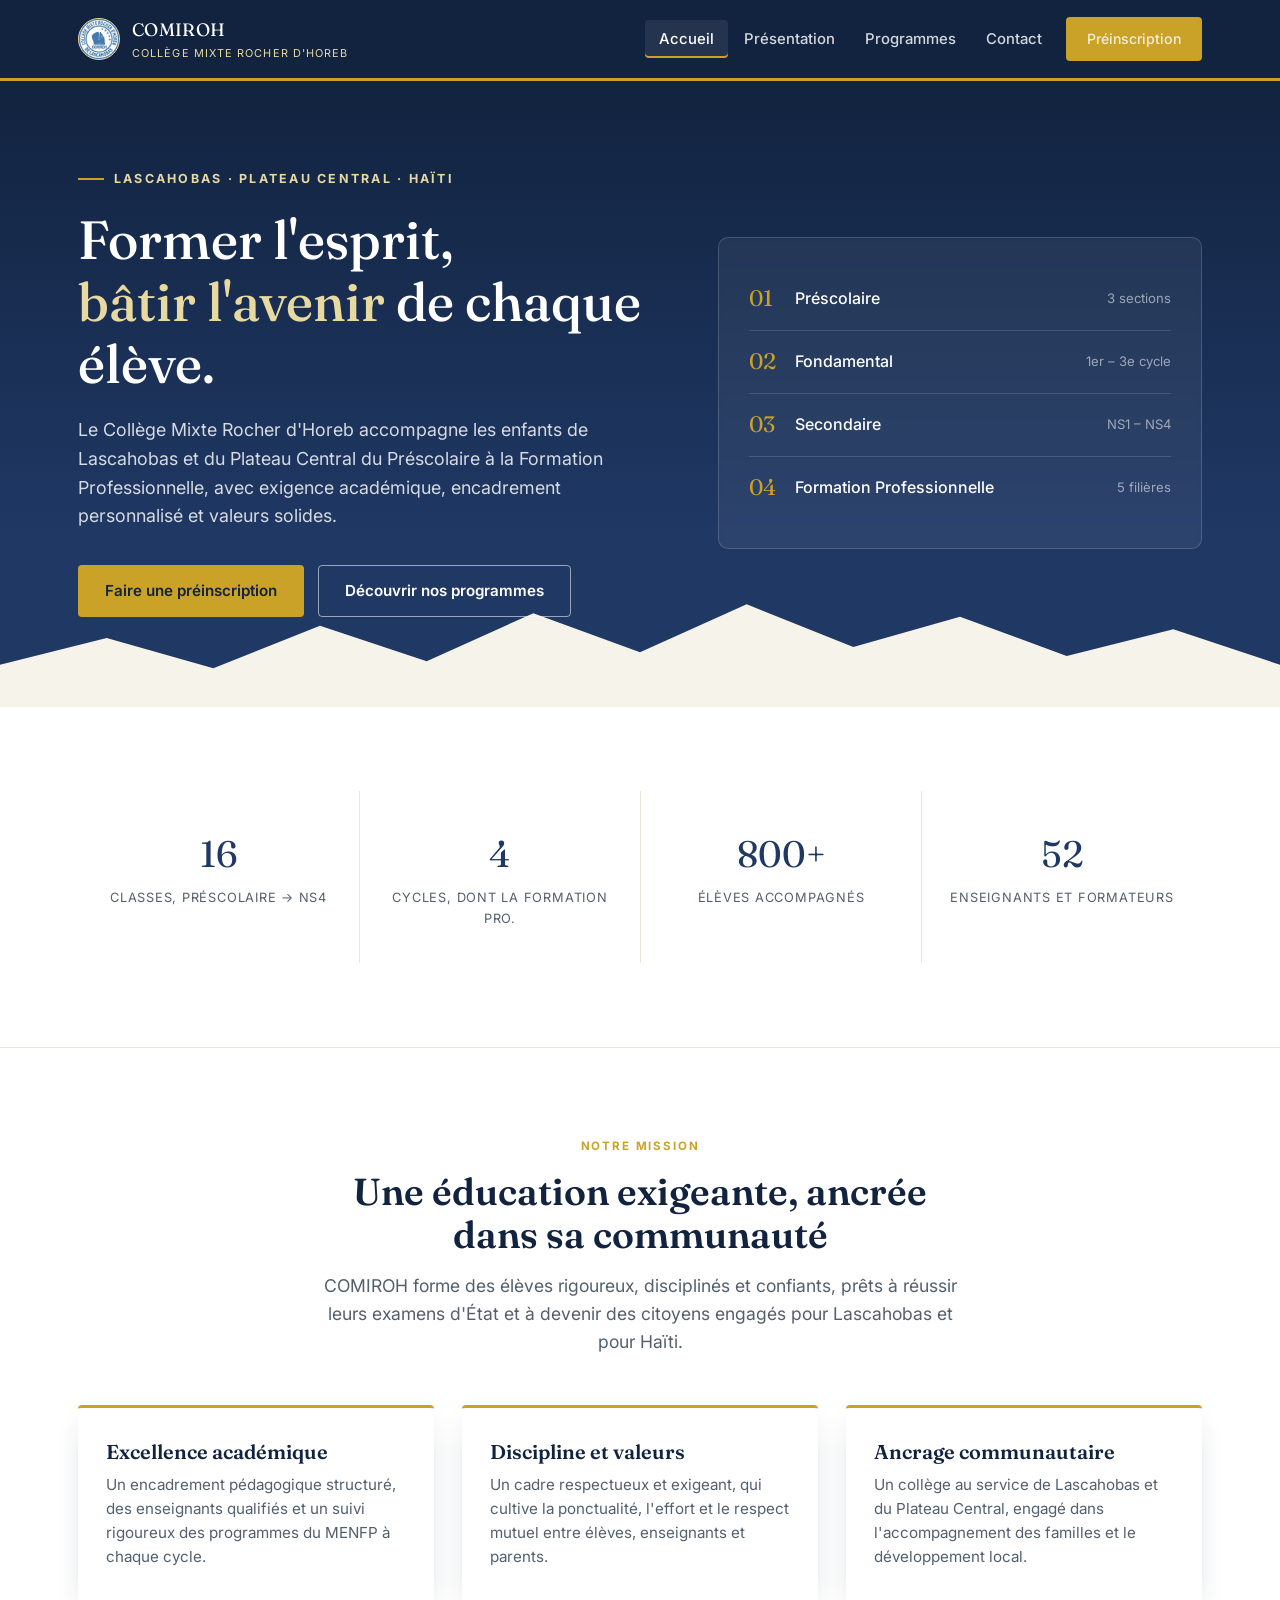
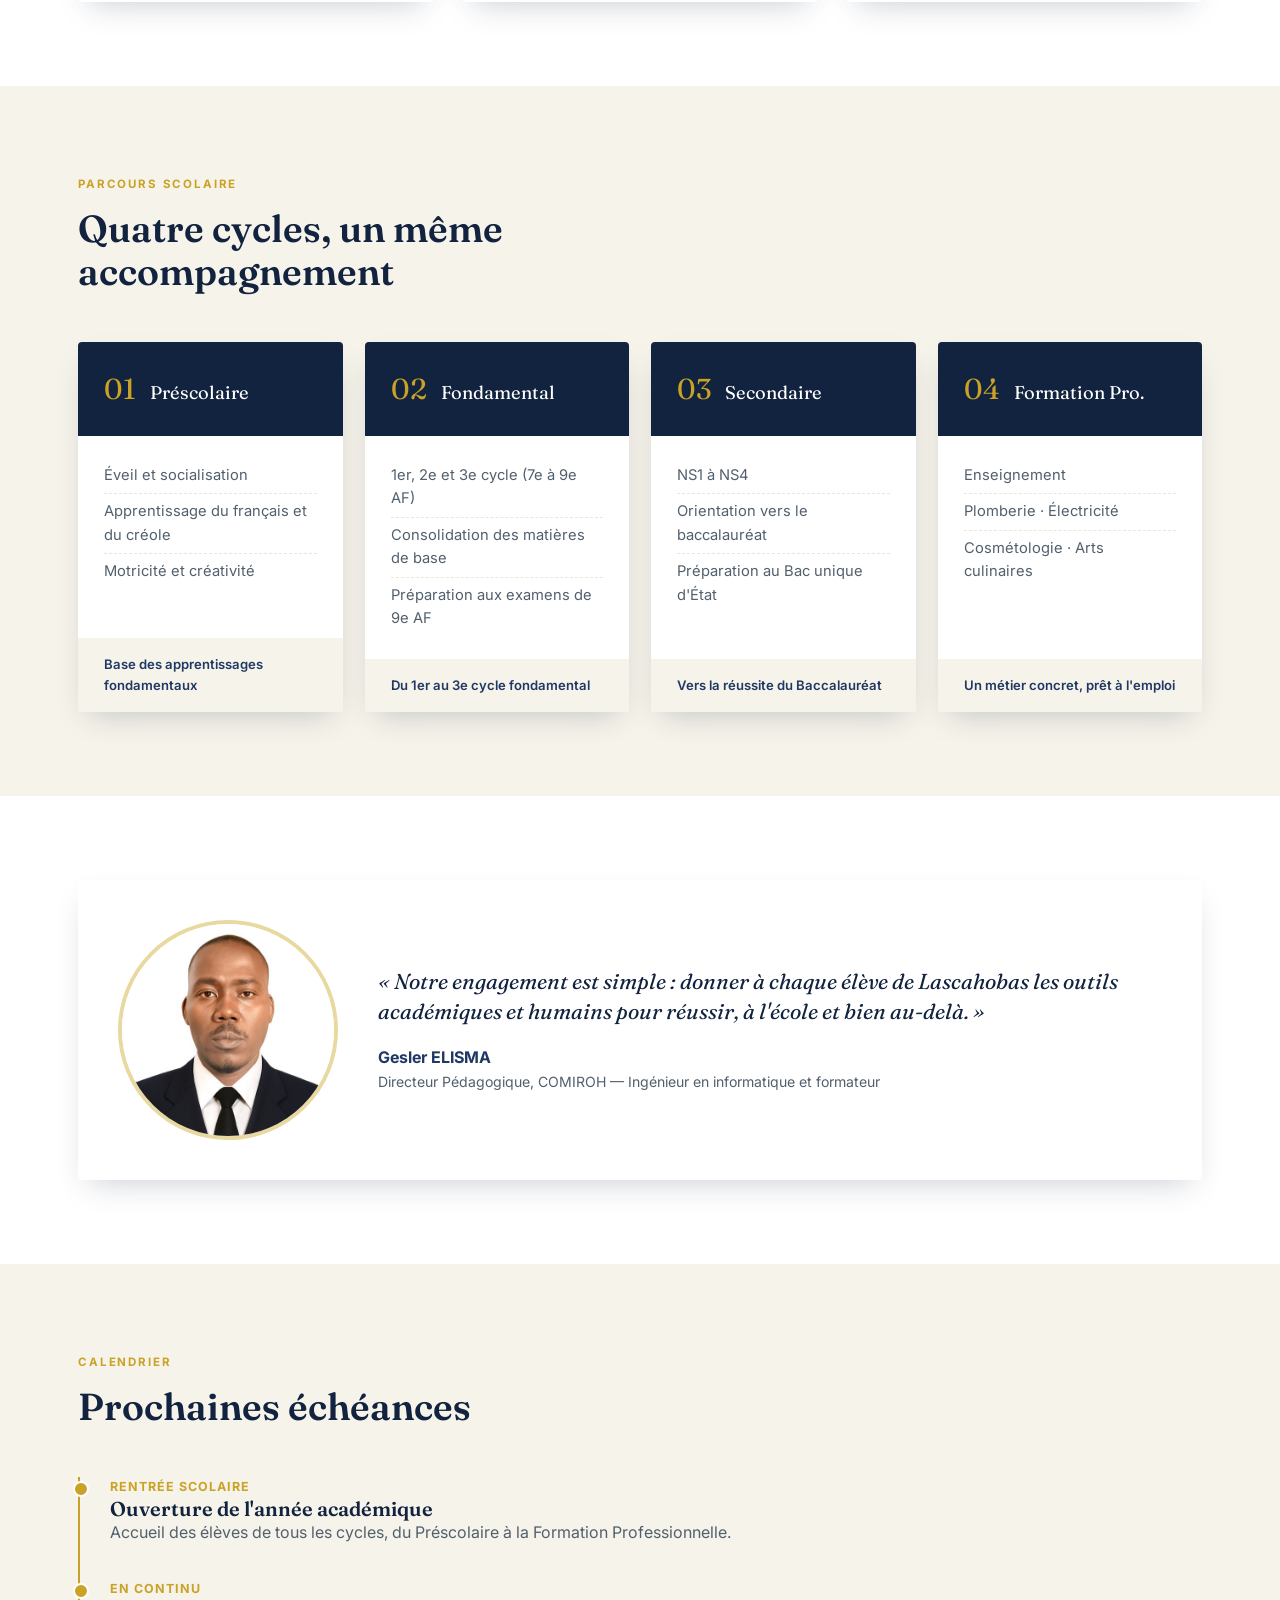
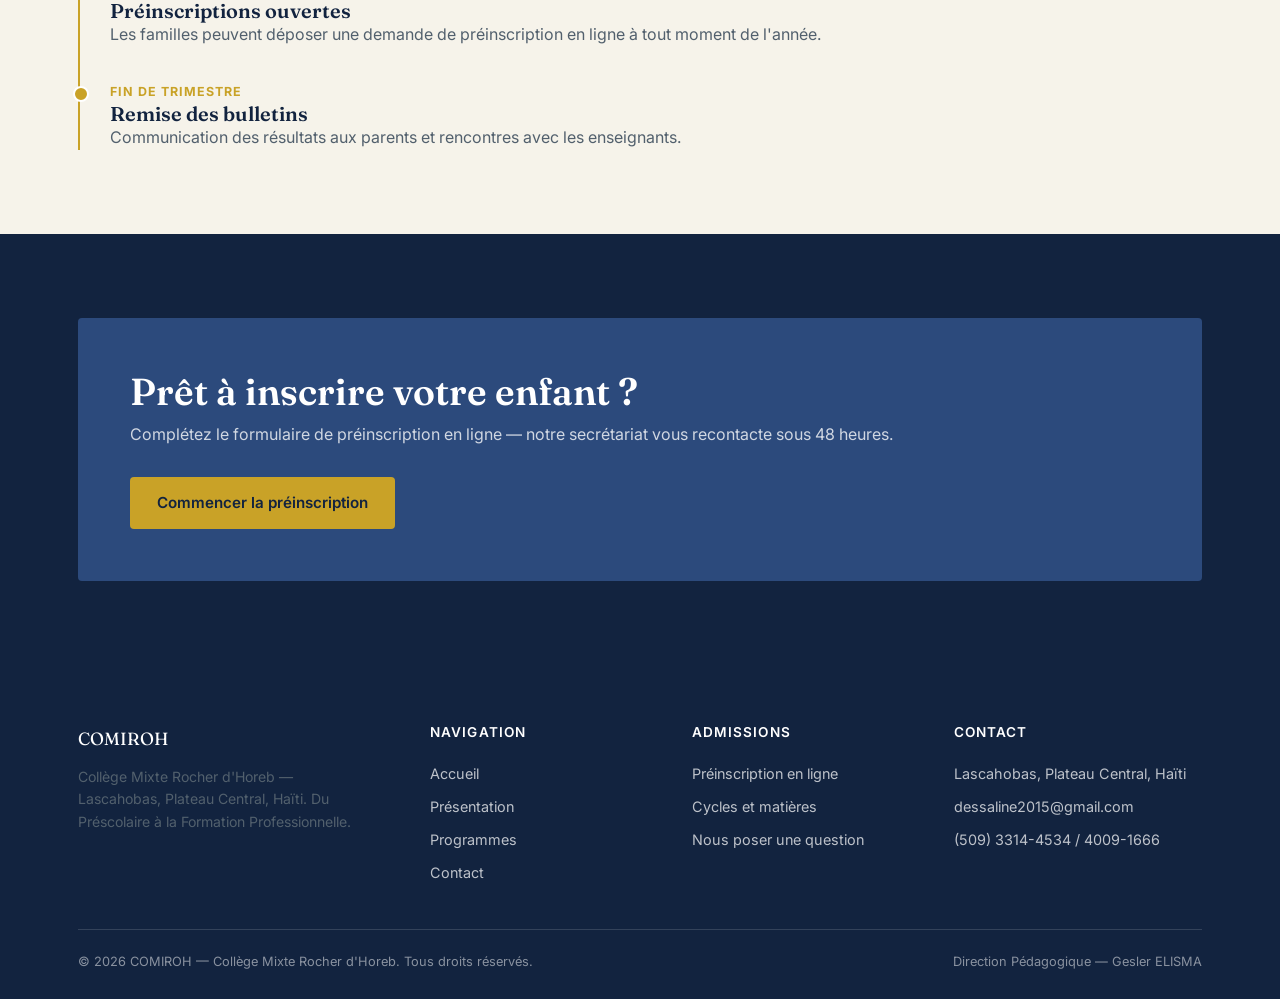
<file: comiroh-site/index.html>
<!DOCTYPE html>
<html lang="fr">
<head>
<meta charset="UTF-8">
<meta name="viewport" content="width=device-width, initial-scale=1.0">
<title>COMIROH — Collège Mixte Rocher d'Horeb | Lascahobas, Haïti</title>
<meta name="description" content="Collège Mixte Rocher d'Horeb (COMIROH) à Lascahobas, Plateau Central — établissement du Préscolaire à la Formation Professionnelle. Excellence, discipline et accompagnement de chaque élève.">
<link rel="preconnect" href="https://fonts.googleapis.com">
<link rel="preconnect" href="https://fonts.gstatic.com" crossorigin>
<link href="https://fonts.googleapis.com/css2?family=Fraunces:opsz,wght@9..144,400..700&family=Inter:wght@400;500;600;700&display=swap" rel="stylesheet">
<link rel="icon" type="image/jpeg" href="images/logo.jpg">
<link rel="stylesheet" href="css/style.css">
</head>
<body>

<header class="site-header">
  <div class="container">
    <a href="index.html" class="brand">
      <img src="images/logo.jpg" alt="Logo officiel COMIROH" class="brand-mark">
      <span class="brand-text">
        <span class="name">COMIROH</span>
        <span class="tag">Collège Mixte Rocher d'Horeb</span>
      </span>
    </a>
    <nav class="main-nav" aria-label="Navigation principale">
      <ul>
        <li><a href="index.html" aria-current="page">Accueil</a></li>
        <li><a href="presentation.html">Présentation</a></li>
        <li><a href="programmes.html">Programmes</a></li>
        <li><a href="contact.html">Contact</a></li>
        <li class="nav-cta"><a href="preinscription.html" class="btn btn-primary">Préinscription</a></li>
      </ul>
    </nav>
    <button class="nav-toggle" aria-label="Ouvrir le menu" aria-expanded="false">☰</button>
  </div>
  <nav class="mobile-nav" aria-label="Navigation mobile">
    <a href="index.html">Accueil</a>
    <a href="presentation.html">Présentation</a>
    <a href="programmes.html">Programmes</a>
    <a href="contact.html">Contact</a>
    <div class="nav-cta"><a href="preinscription.html" class="btn btn-primary">Préinscription</a></div>
  </nav>
</header>

<section class="hero">
  <div class="container">
    <div>
      <div class="hero-eyebrow">Lascahobas · Plateau Central · Haïti</div>
      <h1>Former l'esprit,<br><em>bâtir l'avenir</em> de chaque élève.</h1>
      <p class="lede">Le Collège Mixte Rocher d'Horeb accompagne les enfants de Lascahobas et du Plateau Central du Préscolaire à la Formation Professionnelle, avec exigence académique, encadrement personnalisé et valeurs solides.</p>
      <div class="hero-actions">
        <a href="preinscription.html" class="btn btn-primary">Faire une préinscription</a>
        <a href="programmes.html" class="btn btn-outline">Découvrir nos programmes</a>
      </div>
    </div>
    <div class="hero-badge">
      <div class="cycle-row"><span class="num">01</span><span class="label">Préscolaire</span><span class="span">3 sections</span></div>
      <div class="cycle-row"><span class="num">02</span><span class="label">Fondamental</span><span class="span">1er – 3e cycle</span></div>
      <div class="cycle-row"><span class="num">03</span><span class="label">Secondaire</span><span class="span">NS1 – NS4</span></div>
      <div class="cycle-row"><span class="num">04</span><span class="label">Formation Professionnelle</span><span class="span">5 filières</span></div>
    </div>
  </div>
  <div class="hero-ridges">
    <svg viewBox="0 0 1440 140" preserveAspectRatio="none" xmlns="http://www.w3.org/2000/svg" aria-hidden="true">
      <path d="M0,140 L0,92 L120,62 L240,96 L360,48 L480,88 L600,34 L720,78 L840,24 L960,72 L1080,38 L1200,82 L1320,52 L1440,92 L1440,140 Z" fill="#F6F3EA"/>
    </svg>
  </div>
</section>

<section class="stat-strip">
  <div class="container">
    <div class="stat"><span class="figure">16</span><span class="label">Classes, Préscolaire → NS4</span></div>
    <div class="stat"><span class="figure">4</span><span class="label">Cycles, dont la Formation Pro.</span></div>
    <div class="stat"><span class="figure">800+</span><span class="label">Élèves accompagnés</span></div>
    <div class="stat"><span class="figure">52</span><span class="label">Enseignants et formateurs</span></div>
  </div>
  <!-- Chiffres confirmés par la direction le 17/08/2026 -->
</section>

<section class="section-white">
  <div class="container">
    <div class="section-head center">
      <span class="eyebrow">Notre mission</span>
      <h2>Une éducation exigeante, ancrée dans sa communauté</h2>
      <p class="lede" style="margin:16px auto 0;">COMIROH forme des élèves rigoureux, disciplinés et confiants, prêts à réussir leurs examens d'État et à devenir des citoyens engagés pour Lascahobas et pour Haïti.</p>
    </div>
    <div class="grid-3">
      <div class="value-card">
        <h3>Excellence académique</h3>
        <p>Un encadrement pédagogique structuré, des enseignants qualifiés et un suivi rigoureux des programmes du MENFP à chaque cycle.</p>
      </div>
      <div class="value-card">
        <h3>Discipline et valeurs</h3>
        <p>Un cadre respectueux et exigeant, qui cultive la ponctualité, l'effort et le respect mutuel entre élèves, enseignants et parents.</p>
      </div>
      <div class="value-card">
        <h3>Ancrage communautaire</h3>
        <p>Un collège au service de Lascahobas et du Plateau Central, engagé dans l'accompagnement des familles et le développement local.</p>
      </div>
    </div>
  </div>
</section>

<section class="section-stone">
  <div class="container">
    <div class="section-head">
      <span class="eyebrow">Parcours scolaire</span>
      <h2>Quatre cycles, un même accompagnement</h2>
    </div>
    <div class="grid-4">
      <div class="cycle-card">
        <div class="head"><span class="num">01</span><span class="title">Préscolaire</span></div>
        <div class="body">
          <ul>
            <li>Éveil et socialisation</li>
            <li>Apprentissage du français et du créole</li>
            <li>Motricité et créativité</li>
          </ul>
        </div>
        <div class="foot">Base des apprentissages fondamentaux</div>
      </div>
      <div class="cycle-card">
        <div class="head"><span class="num">02</span><span class="title">Fondamental</span></div>
        <div class="body">
          <ul>
            <li>1er, 2e et 3e cycle (7e à 9e AF)</li>
            <li>Consolidation des matières de base</li>
            <li>Préparation aux examens de 9e AF</li>
          </ul>
        </div>
        <div class="foot">Du 1er au 3e cycle fondamental</div>
      </div>
      <div class="cycle-card">
        <div class="head"><span class="num">03</span><span class="title">Secondaire</span></div>
        <div class="body">
          <ul>
            <li>NS1 à NS4</li>
            <li>Orientation vers le baccalauréat</li>
            <li>Préparation au Bac unique d'État</li>
          </ul>
        </div>
        <div class="foot">Vers la réussite du Baccalauréat</div>
      </div>
      <div class="cycle-card">
        <div class="head"><span class="num">04</span><span class="title">Formation Pro.</span></div>
        <div class="body">
          <ul>
            <li>Enseignement</li>
            <li>Plomberie · Électricité</li>
            <li>Cosmétologie · Arts culinaires</li>
          </ul>
        </div>
        <div class="foot">Un métier concret, prêt à l'emploi</div>
      </div>
    </div>
  </div>
</section>

<section class="section-white">
  <div class="container">
    <div class="director-block">
      <div class="director-photo"><img src="images/directeur-pedagogique.jpg" alt="Gesler ELISMA, Directeur Pédagogique de COMIROH"></div>
      <div>
        <p class="director-quote">« Notre engagement est simple : donner à chaque élève de Lascahobas les outils académiques et humains pour réussir, à l'école et bien au-delà. »</p>
        <div class="director-name">Gesler ELISMA</div>
        <div class="director-role">Directeur Pédagogique, COMIROH — Ingénieur en informatique et formateur</div>
      </div>
    </div>
  </div>
</section>

<section class="section-stone">
  <div class="container">
    <div class="section-head">
      <span class="eyebrow">Calendrier</span>
      <h2>Prochaines échéances</h2>
    </div>
    <div class="timeline">
      <div class="timeline-item">
        <div class="when">Rentrée scolaire</div>
        <h3>Ouverture de l'année académique</h3>
        <p>Accueil des élèves de tous les cycles, du Préscolaire à la Formation Professionnelle.</p>
      </div>
      <div class="timeline-item">
        <div class="when">En continu</div>
        <h3>Préinscriptions ouvertes</h3>
        <p>Les familles peuvent déposer une demande de préinscription en ligne à tout moment de l'année.</p>
      </div>
      <div class="timeline-item">
        <div class="when">Fin de trimestre</div>
        <h3>Remise des bulletins</h3>
        <p>Communication des résultats aux parents et rencontres avec les enseignants.</p>
      </div>
    </div>
  </div>
</section>

<section class="section-navy">
  <div class="container">
    <div class="cta-band" style="background:var(--navy-soft);">
      <div>
        <h2>Prêt à inscrire votre enfant ?</h2>
        <p>Complétez le formulaire de préinscription en ligne — notre secrétariat vous recontacte sous 48 heures.</p>
      </div>
      <a href="preinscription.html" class="btn btn-primary">Commencer la préinscription</a>
    </div>
  </div>
</section>

<footer class="site-footer">
  <div class="container">
    <div class="footer-grid">
      <div class="footer-brand">
        <span class="name">COMIROH</span>
        <p>Collège Mixte Rocher d'Horeb — Lascahobas, Plateau Central, Haïti. Du Préscolaire à la Formation Professionnelle.</p>
      </div>
      <div>
        <h4>Navigation</h4>
        <ul>
          <li><a href="index.html">Accueil</a></li>
          <li><a href="presentation.html">Présentation</a></li>
          <li><a href="programmes.html">Programmes</a></li>
          <li><a href="contact.html">Contact</a></li>
        </ul>
      </div>
      <div>
        <h4>Admissions</h4>
        <ul>
          <li><a href="preinscription.html">Préinscription en ligne</a></li>
          <li><a href="programmes.html">Cycles et matières</a></li>
          <li><a href="contact.html">Nous poser une question</a></li>
        </ul>
      </div>
      <div>
        <h4>Contact</h4>
        <ul>
          <li>Lascahobas, Plateau Central, Haïti</li>
          <li><a href="mailto:dessaline2015@gmail.com">dessaline2015@gmail.com</a></li>
          <li><a href="tel:+50933144534">(509) 3314-4534 / 4009-1666</a></li>
        </ul>
      </div>
    </div>
    <div class="footer-bottom">
      <span>© <span data-year>2026</span> COMIROH — Collège Mixte Rocher d'Horeb. Tous droits réservés.</span>
      <span>Direction Pédagogique — Gesler ELISMA</span>
    </div>
  </div>
</footer>

<script src="js/script.js"></script>
</body>
</html>
</file>
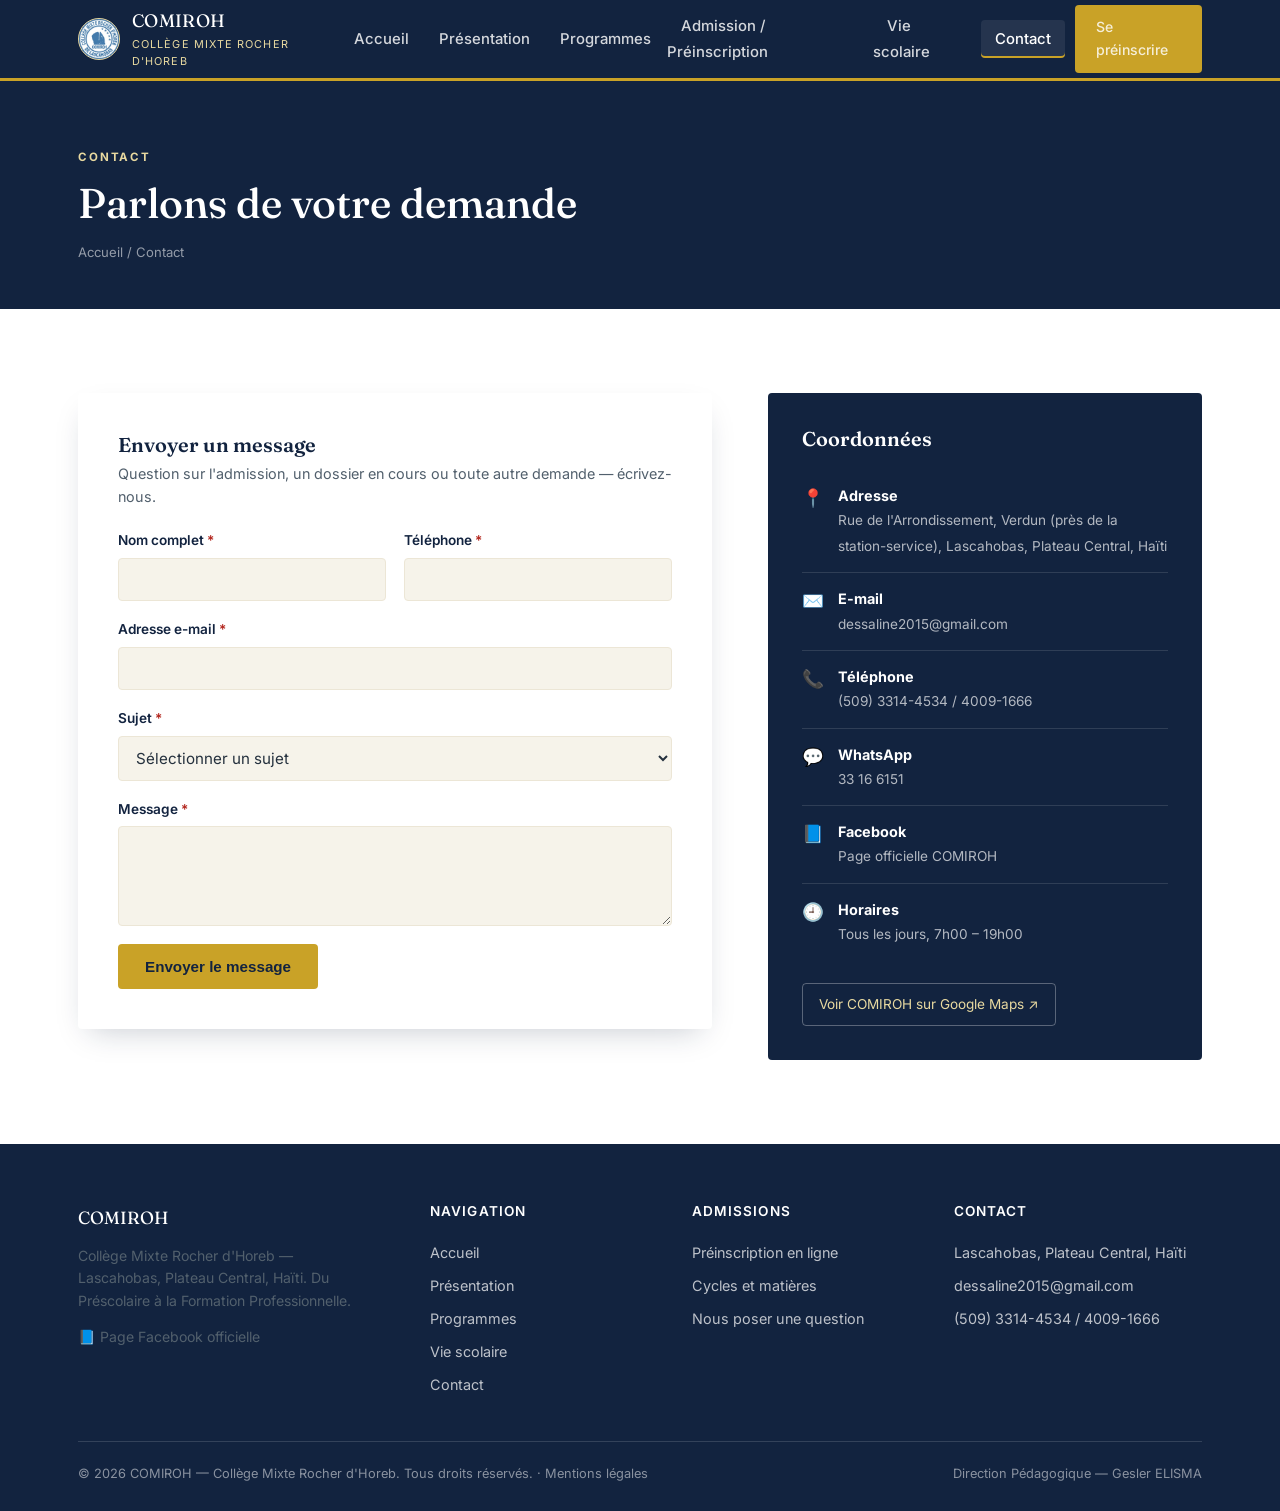
<file: contact.html>
<!DOCTYPE html>
<html lang="fr">
<head>
<meta charset="UTF-8">
<meta name="viewport" content="width=device-width, initial-scale=1.0">
<title>Contact — COMIROH | Collège Mixte Rocher d'Horeb</title>
<meta name="description" content="Contactez le Collège Mixte Rocher d'Horeb (COMIROH) à Lascahobas — coordonnées, formulaire de contact et localisation.">
<link rel="preconnect" href="https://fonts.googleapis.com">
<link rel="preconnect" href="https://fonts.gstatic.com" crossorigin>
<link href="https://fonts.googleapis.com/css2?family=Fraunces:opsz,wght@9..144,400..700&family=Inter:wght@400;500;600;700&display=swap" rel="stylesheet">
<link rel="icon" type="image/jpeg" href="images/logo.jpg">
<link rel="stylesheet" href="css/style.css">
</head>
<body>

<header class="site-header">
  <div class="container">
    <a href="index.html" class="brand">
      <img src="images/logo.jpg" alt="Logo officiel COMIROH" class="brand-mark">
      <span class="brand-text">
        <span class="name">COMIROH</span>
        <span class="tag">Collège Mixte Rocher d'Horeb</span>
      </span>
    </a>
    <nav class="main-nav" aria-label="Navigation principale">
      <ul>
        <li><a href="index.html">Accueil</a></li>
        <li><a href="presentation.html">Présentation</a></li>
        <li><a href="programmes.html">Programmes</a></li>
        <li><a href="preinscription.html">Admission / Préinscription</a></li>
        <li><a href="index.html#vie-scolaire">Vie scolaire</a></li>
        <li><a href="contact.html" aria-current="page">Contact</a></li>
        <li class="nav-cta"><a href="preinscription.html" class="btn btn-primary">Se préinscrire</a></li>
      </ul>
    </nav>
    <button class="nav-toggle" aria-label="Ouvrir le menu" aria-expanded="false">☰</button>
  </div>
  <nav class="mobile-nav" aria-label="Navigation mobile">
    <a href="index.html">Accueil</a>
    <a href="presentation.html">Présentation</a>
    <a href="programmes.html">Programmes</a>
    <a href="preinscription.html">Admission / Préinscription</a>
    <a href="index.html#vie-scolaire">Vie scolaire</a>
    <a href="contact.html">Contact</a>
    <div class="nav-cta"><a href="preinscription.html" class="btn btn-primary">Se préinscrire</a></div>
  </nav>
</header>

<section class="page-hero">
  <div class="container">
    <span class="eyebrow">Contact</span>
    <h1>Parlons de votre demande</h1>
    <div class="breadcrumb"><a href="index.html">Accueil</a> / Contact</div>
  </div>
</section>

<section class="section-white">
  <div class="container">
    <div class="split" style="align-items:flex-start;">

      <div class="form-card">
        <h3 class="mt-0" style="margin-bottom:6px;">Envoyer un message</h3>
        <p style="font-size:0.9rem; margin-bottom:22px;">Question sur l'admission, un dossier en cours ou toute autre demande — écrivez-nous.</p>

        <form id="contact-form" data-endpoint="https://formspree.io/f/xppaydkr" novalidate>
          <input type="hidden" name="_subject" value="Nouveau message — Site COMIROH (Contact)">
          <div class="form-row">
            <div class="field">
              <label for="c-nom">Nom complet <span class="req">*</span></label>
              <input type="text" id="c-nom" name="nom" required>
            </div>
            <div class="field">
              <label for="c-tel">Téléphone <span class="req">*</span></label>
              <input type="tel" id="c-tel" name="telephone" required>
            </div>
          </div>
          <div class="form-row">
            <div class="field full">
              <label for="c-email">Adresse e-mail <span class="req">*</span></label>
              <input type="email" id="c-email" name="email" required>
            </div>
          </div>
          <div class="form-row">
            <div class="field full">
              <label for="c-sujet">Sujet <span class="req">*</span></label>
              <select id="c-sujet" name="sujet" required>
                <option value="">Sélectionner un sujet</option>
                <option>Admission / préinscription</option>
                <option>Dossier d'un élève déjà inscrit</option>
                <option>Frais scolaires</option>
                <option>Recrutement / collaboration</option>
                <option>Autre demande</option>
              </select>
            </div>
          </div>
          <div class="form-row">
            <div class="field full">
              <label for="c-message">Message <span class="req">*</span></label>
              <textarea id="c-message" name="message" required></textarea>
            </div>
          </div>
          <div class="form-actions">
            <button type="submit" class="btn btn-primary" id="contact-submit">Envoyer le message</button>
          </div>
          <div id="contact-msg" class="form-msg" role="status"></div>
        </form>
      </div>

      <div>
        <div class="contact-info-card">
          <h3>Coordonnées</h3>
          <div class="contact-line">
            <span class="ic">📍</span>
            <span class="txt"><strong>Adresse</strong><span>Rue de l'Arrondissement, Verdun (près de la station-service), Lascahobas, Plateau Central, Haïti</span></span>
          </div>
          <div class="contact-line">
            <span class="ic">✉️</span>
            <span class="txt"><strong>E-mail</strong><span>dessaline2015@gmail.com</span></span>
          </div>
          <div class="contact-line">
            <span class="ic">📞</span>
            <span class="txt"><strong>Téléphone</strong><span>(509) 3314-4534 / 4009-1666</span></span>
          </div>
          <div class="contact-line">
            <span class="ic">💬</span>
            <span class="txt"><strong>WhatsApp</strong><span><a href="https://wa.me/50933166151" target="_blank" rel="noopener">33 16 6151</a></span></span>
          </div>
          <div class="contact-line">
            <span class="ic">📘</span>
            <span class="txt"><strong>Facebook</strong><span><a href="https://www.facebook.com/profile.php?id=61565661202014" target="_blank" rel="noopener">Page officielle COMIROH</a></span></span>
          </div>
          <div class="contact-line">
            <span class="ic">🕘</span>
            <span class="txt"><strong>Horaires</strong><span>Tous les jours, 7h00 – 19h00</span></span>
          </div>
          <a class="map-link" href="https://maps.app.goo.gl/yidYy3xuKw3YiJPb6" target="_blank" rel="noopener">Voir COMIROH sur Google Maps ↗</a>
        </div>
      </div>

    </div>
  </div>
</section>

<footer class="site-footer">
  <div class="container">
    <div class="footer-grid">
      <div class="footer-brand">
        <span class="name">COMIROH</span>
        <p>Collège Mixte Rocher d'Horeb — Lascahobas, Plateau Central, Haïti. Du Préscolaire à la Formation Professionnelle.</p>
        <p style="margin-top:14px;"><a href="https://www.facebook.com/profile.php?id=61565661202014" target="_blank" rel="noopener">📘 Page Facebook officielle</a></p>
      </div>
      <div>
        <h4>Navigation</h4>
        <ul>
          <li><a href="index.html">Accueil</a></li>
          <li><a href="presentation.html">Présentation</a></li>
          <li><a href="programmes.html">Programmes</a></li>
          <li><a href="index.html#vie-scolaire">Vie scolaire</a></li>
          <li><a href="contact.html">Contact</a></li>
        </ul>
      </div>
      <div>
        <h4>Admissions</h4>
        <ul>
          <li><a href="preinscription.html">Préinscription en ligne</a></li>
          <li><a href="programmes.html">Cycles et matières</a></li>
          <li><a href="contact.html">Nous poser une question</a></li>
        </ul>
      </div>
      <div>
        <h4>Contact</h4>
        <ul>
          <li>Lascahobas, Plateau Central, Haïti</li>
          <li><a href="mailto:dessaline2015@gmail.com">dessaline2015@gmail.com</a></li>
          <li><a href="tel:+50933144534">(509) 3314-4534 / 4009-1666</a></li>
        </ul>
      </div>
    </div>
    <div class="footer-bottom">
      <span>© <span data-year>2026</span> COMIROH — Collège Mixte Rocher d'Horeb. Tous droits réservés. · <a href="mentions-legales.html">Mentions légales</a></span>
      <span>Direction Pédagogique — Gesler ELISMA</span>
    </div>
  </div>
</footer>

<script src="js/script.js"></script>
</body>
</html>
</file>
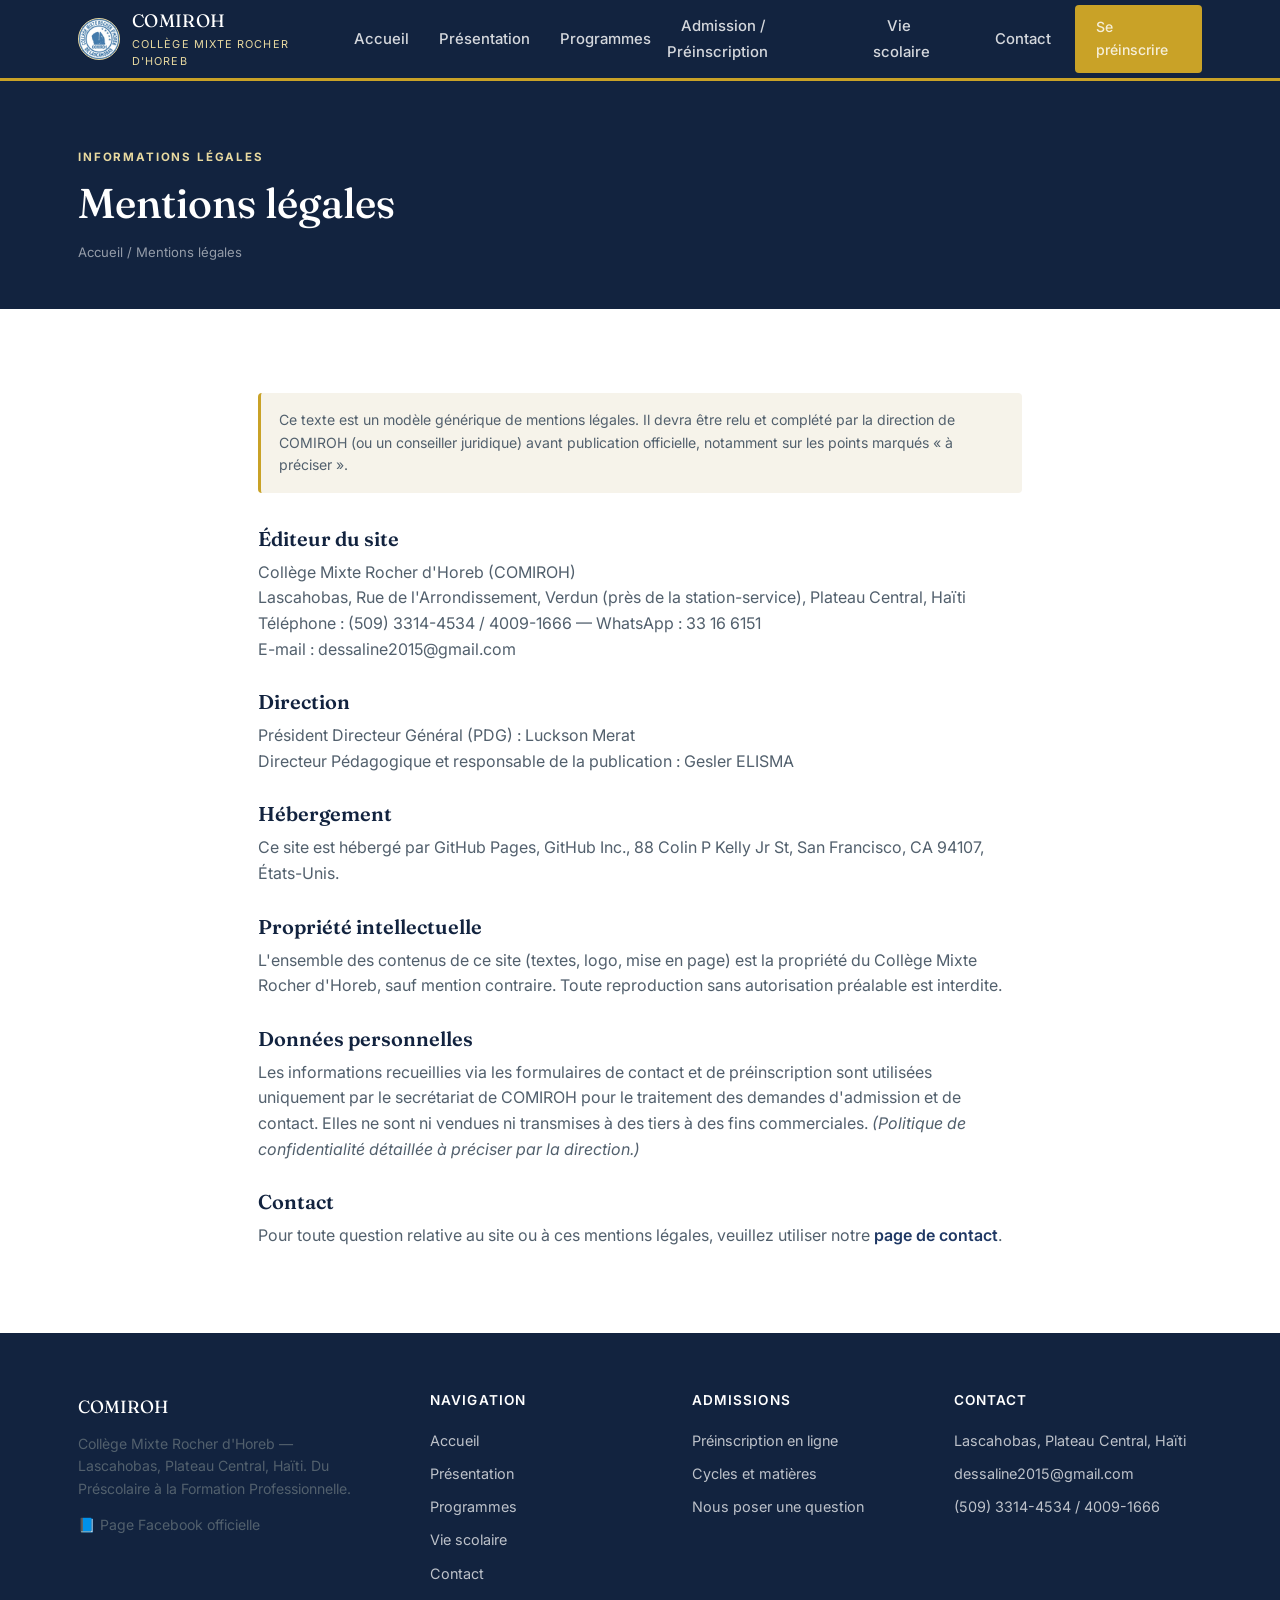
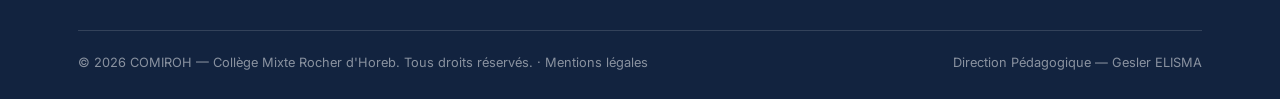
<file: mentions-legales.html>
<!DOCTYPE html>
<html lang="fr">
<head>
<meta charset="UTF-8">
<meta name="viewport" content="width=device-width, initial-scale=1.0">
<title>Mentions légales — COMIROH | Collège Mixte Rocher d'Horeb</title>
<meta name="description" content="Mentions légales du site officiel du Collège Mixte Rocher d'Horeb (COMIROH), Lascahobas, Haïti.">
<link rel="icon" type="image/jpeg" href="images/logo.jpg">
<link rel="preconnect" href="https://fonts.googleapis.com">
<link rel="preconnect" href="https://fonts.gstatic.com" crossorigin>
<link href="https://fonts.googleapis.com/css2?family=Fraunces:opsz,wght@9..144,400..700&family=Inter:wght@400;500;600;700&display=swap" rel="stylesheet">
<link rel="stylesheet" href="css/style.css">
</head>
<body>

<header class="site-header">
  <div class="container">
    <a href="index.html" class="brand">
      <img src="images/logo.jpg" alt="Logo officiel COMIROH" class="brand-mark">
      <span class="brand-text">
        <span class="name">COMIROH</span>
        <span class="tag">Collège Mixte Rocher d'Horeb</span>
      </span>
    </a>
    <nav class="main-nav" aria-label="Navigation principale">
      <ul>
        <li><a href="index.html">Accueil</a></li>
        <li><a href="presentation.html">Présentation</a></li>
        <li><a href="programmes.html">Programmes</a></li>
        <li><a href="preinscription.html">Admission / Préinscription</a></li>
        <li><a href="index.html#vie-scolaire">Vie scolaire</a></li>
        <li><a href="contact.html">Contact</a></li>
        <li class="nav-cta"><a href="preinscription.html" class="btn btn-primary">Se préinscrire</a></li>
      </ul>
    </nav>
    <button class="nav-toggle" aria-label="Ouvrir le menu" aria-expanded="false">☰</button>
  </div>
  <nav class="mobile-nav" aria-label="Navigation mobile">
    <a href="index.html">Accueil</a>
    <a href="presentation.html">Présentation</a>
    <a href="programmes.html">Programmes</a>
    <a href="preinscription.html">Admission / Préinscription</a>
    <a href="index.html#vie-scolaire">Vie scolaire</a>
    <a href="contact.html">Contact</a>
    <div class="nav-cta"><a href="preinscription.html" class="btn btn-primary">Se préinscrire</a></div>
  </nav>
</header>

<section class="page-hero">
  <div class="container">
    <span class="eyebrow">Informations légales</span>
    <h1>Mentions légales</h1>
    <div class="breadcrumb"><a href="index.html">Accueil</a> / Mentions légales</div>
  </div>
</section>

<section class="section-white">
  <div class="container" style="max-width:820px;">

    <div class="form-note" style="margin-bottom:34px;">
      Ce texte est un modèle générique de mentions légales. Il devra être relu et complété par la direction de COMIROH (ou un conseiller juridique) avant publication officielle, notamment sur les points marqués « à préciser ».
    </div>

    <h3 style="margin-bottom:10px;">Éditeur du site</h3>
    <p>Collège Mixte Rocher d'Horeb (COMIROH)<br>
    Lascahobas, Rue de l'Arrondissement, Verdun (près de la station-service), Plateau Central, Haïti<br>
    Téléphone : (509) 3314-4534 / 4009-1666 — WhatsApp : 33 16 6151<br>
    E-mail : dessaline2015@gmail.com</p>

    <h3 style="margin:28px 0 10px;">Direction</h3>
    <p>Président Directeur Général (PDG) : Luckson Merat<br>
    Directeur Pédagogique et responsable de la publication : Gesler ELISMA</p>

    <h3 style="margin:28px 0 10px;">Hébergement</h3>
    <p>Ce site est hébergé par GitHub Pages, GitHub Inc., 88 Colin P Kelly Jr St, San Francisco, CA 94107, États-Unis.</p>

    <h3 style="margin:28px 0 10px;">Propriété intellectuelle</h3>
    <p>L'ensemble des contenus de ce site (textes, logo, mise en page) est la propriété du Collège Mixte Rocher d'Horeb, sauf mention contraire. Toute reproduction sans autorisation préalable est interdite.</p>

    <h3 style="margin:28px 0 10px;">Données personnelles</h3>
    <p>Les informations recueillies via les formulaires de contact et de préinscription sont utilisées uniquement par le secrétariat de COMIROH pour le traitement des demandes d'admission et de contact. Elles ne sont ni vendues ni transmises à des tiers à des fins commerciales. <em>(Politique de confidentialité détaillée à préciser par la direction.)</em></p>

    <h3 style="margin:28px 0 10px;">Contact</h3>
    <p>Pour toute question relative au site ou à ces mentions légales, veuillez utiliser notre <a href="contact.html" style="color:var(--navy); font-weight:600;">page de contact</a>.</p>

  </div>
</section>

<footer class="site-footer">
  <div class="container">
    <div class="footer-grid">
      <div class="footer-brand">
        <span class="name">COMIROH</span>
        <p>Collège Mixte Rocher d'Horeb — Lascahobas, Plateau Central, Haïti. Du Préscolaire à la Formation Professionnelle.</p>
        <p style="margin-top:14px;"><a href="https://www.facebook.com/profile.php?id=61565661202014" target="_blank" rel="noopener">📘 Page Facebook officielle</a></p>
      </div>
      <div>
        <h4>Navigation</h4>
        <ul>
          <li><a href="index.html">Accueil</a></li>
          <li><a href="presentation.html">Présentation</a></li>
          <li><a href="programmes.html">Programmes</a></li>
          <li><a href="index.html#vie-scolaire">Vie scolaire</a></li>
          <li><a href="contact.html">Contact</a></li>
        </ul>
      </div>
      <div>
        <h4>Admissions</h4>
        <ul>
          <li><a href="preinscription.html">Préinscription en ligne</a></li>
          <li><a href="programmes.html">Cycles et matières</a></li>
          <li><a href="contact.html">Nous poser une question</a></li>
        </ul>
      </div>
      <div>
        <h4>Contact</h4>
        <ul>
          <li>Lascahobas, Plateau Central, Haïti</li>
          <li><a href="mailto:dessaline2015@gmail.com">dessaline2015@gmail.com</a></li>
          <li><a href="tel:+50933144534">(509) 3314-4534 / 4009-1666</a></li>
        </ul>
      </div>
    </div>
    <div class="footer-bottom">
      <span>© <span data-year>2026</span> COMIROH — Collège Mixte Rocher d'Horeb. Tous droits réservés. · <a href="mentions-legales.html">Mentions légales</a></span>
      <span>Direction Pédagogique — Gesler ELISMA</span>
    </div>
  </div>
</footer>

<script src="js/script.js"></script>
</body>
</html>
</file>
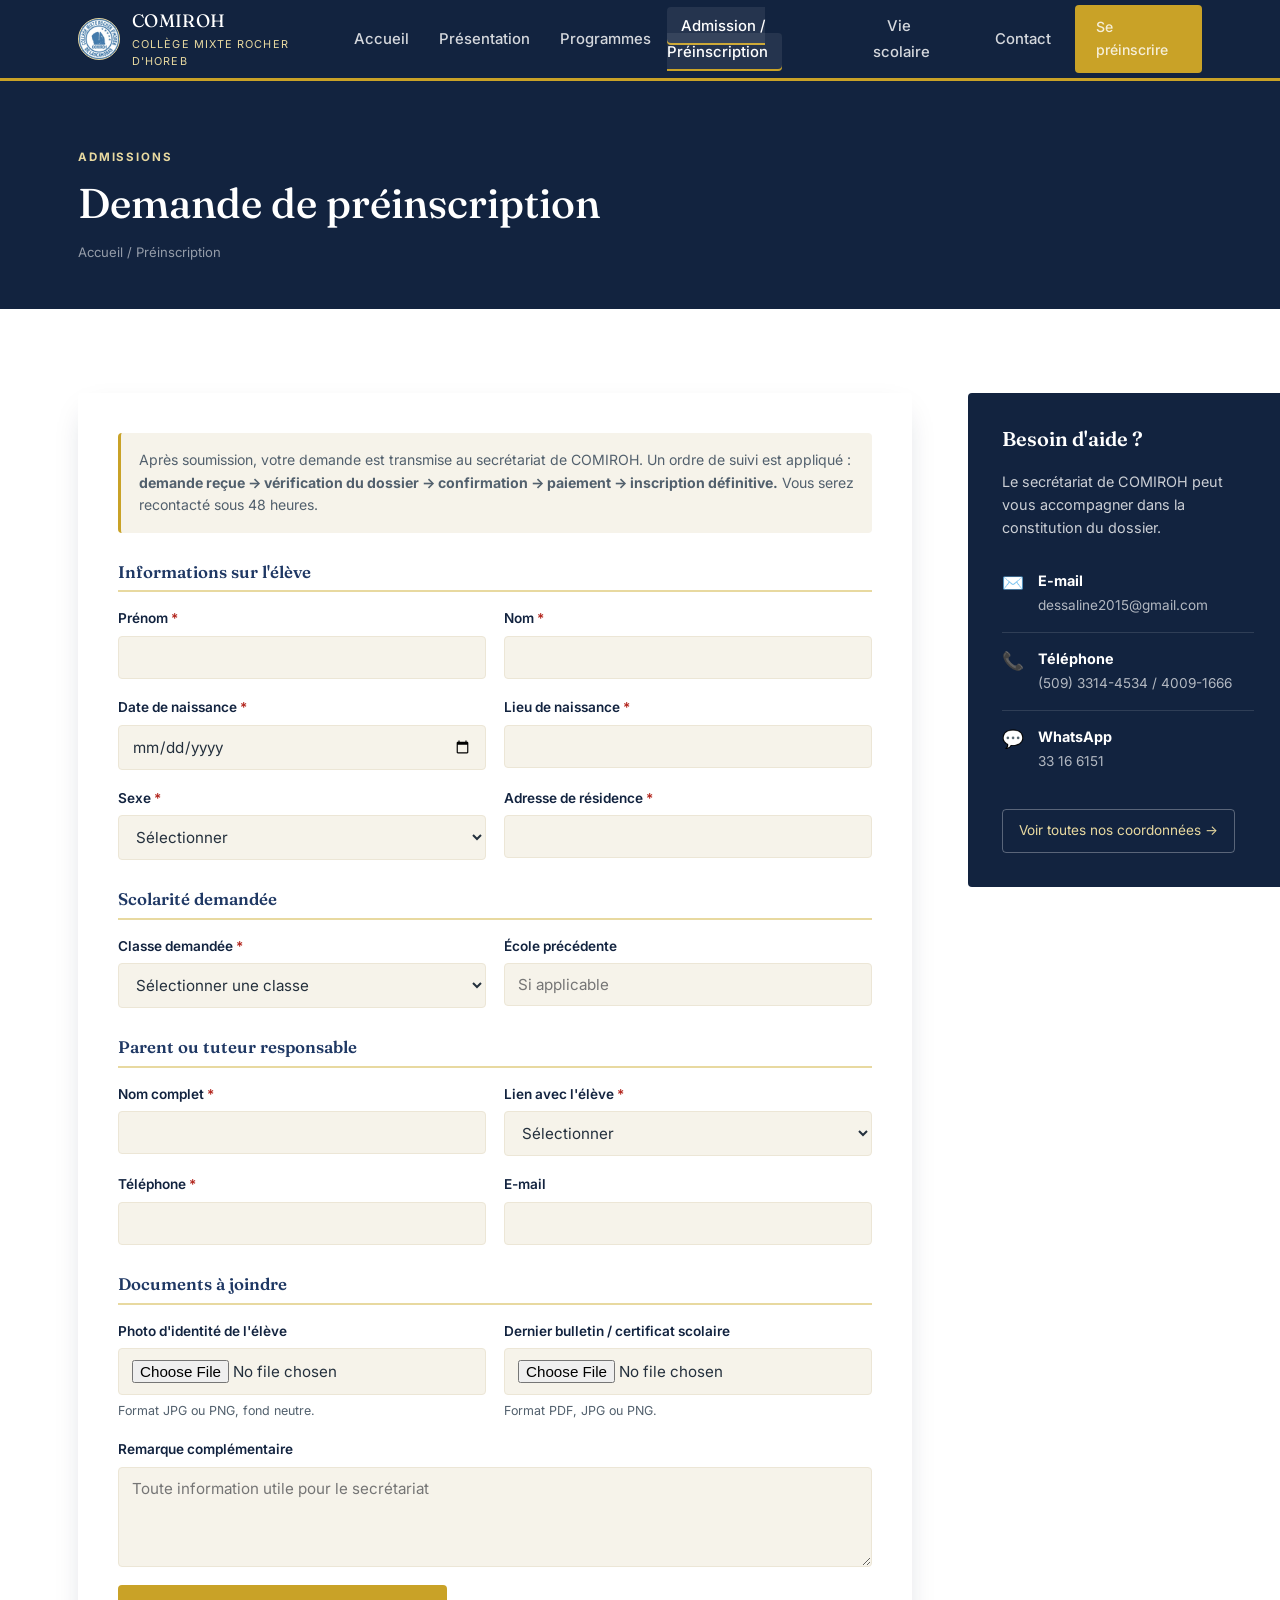
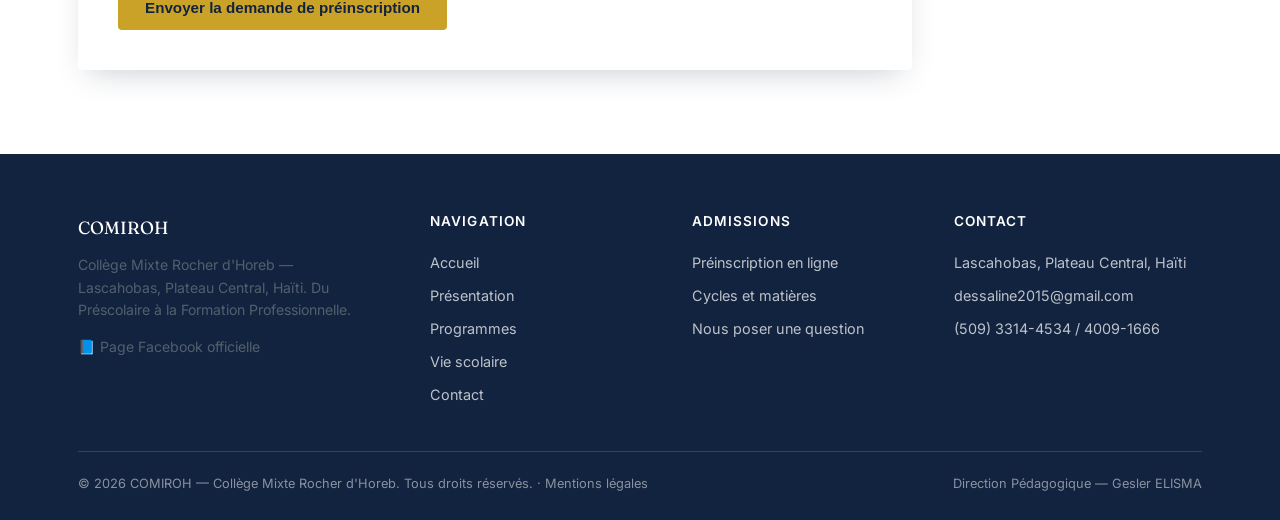
<file: preinscription.html>
<!DOCTYPE html>
<html lang="fr">
<head>
<meta charset="UTF-8">
<meta name="viewport" content="width=device-width, initial-scale=1.0">
<title>Préinscription — COMIROH | Collège Mixte Rocher d'Horeb</title>
<meta name="description" content="Formulaire de préinscription en ligne pour le Collège Mixte Rocher d'Horeb (COMIROH), Lascahobas, Haïti.">
<link rel="preconnect" href="https://fonts.googleapis.com">
<link rel="preconnect" href="https://fonts.gstatic.com" crossorigin>
<link href="https://fonts.googleapis.com/css2?family=Fraunces:opsz,wght@9..144,400..700&family=Inter:wght@400;500;600;700&display=swap" rel="stylesheet">
<link rel="icon" type="image/jpeg" href="images/logo.jpg">
<link rel="stylesheet" href="css/style.css">
</head>
<body>

<header class="site-header">
  <div class="container">
    <a href="index.html" class="brand">
      <img src="images/logo.jpg" alt="Logo officiel COMIROH" class="brand-mark">
      <span class="brand-text">
        <span class="name">COMIROH</span>
        <span class="tag">Collège Mixte Rocher d'Horeb</span>
      </span>
    </a>
    <nav class="main-nav" aria-label="Navigation principale">
      <ul>
        <li><a href="index.html">Accueil</a></li>
        <li><a href="presentation.html">Présentation</a></li>
        <li><a href="programmes.html">Programmes</a></li>
        <li><a href="preinscription.html" aria-current="page">Admission / Préinscription</a></li>
        <li><a href="index.html#vie-scolaire">Vie scolaire</a></li>
        <li><a href="contact.html">Contact</a></li>
        <li class="nav-cta"><a href="preinscription.html" class="btn btn-primary">Se préinscrire</a></li>
      </ul>
    </nav>
    <button class="nav-toggle" aria-label="Ouvrir le menu" aria-expanded="false">☰</button>
  </div>
  <nav class="mobile-nav" aria-label="Navigation mobile">
    <a href="index.html">Accueil</a>
    <a href="presentation.html">Présentation</a>
    <a href="programmes.html">Programmes</a>
    <a href="preinscription.html">Admission / Préinscription</a>
    <a href="index.html#vie-scolaire">Vie scolaire</a>
    <a href="contact.html">Contact</a>
    <div class="nav-cta"><a href="preinscription.html" class="btn btn-primary">Se préinscrire</a></div>
  </nav>
</header>

<section class="page-hero">
  <div class="container">
    <span class="eyebrow">Admissions</span>
    <h1>Demande de préinscription</h1>
    <div class="breadcrumb"><a href="index.html">Accueil</a> / Préinscription</div>
  </div>
</section>

<section class="section-white">
  <div class="container">
    <div class="split" style="align-items:flex-start; grid-template-columns: 1fr 320px;">

      <div class="form-card">
        <div class="form-note">
          Après soumission, votre demande est transmise au secrétariat de COMIROH. Un ordre de suivi est appliqué : <strong>demande reçue → vérification du dossier → confirmation → paiement → inscription définitive.</strong> Vous serez recontacté sous 48 heures.
        </div>

        <form id="preinscription-form" data-endpoint="https://formspree.io/f/mzepjroz" novalidate>
          <input type="hidden" name="_subject" value="Nouvelle demande de préinscription — Site COMIROH">

          <h3 class="form-section-title">Informations sur l'élève</h3>
          <div class="form-row">
            <div class="field">
              <label for="e-prenom">Prénom <span class="req">*</span></label>
              <input type="text" id="e-prenom" name="eleve_prenom" required>
            </div>
            <div class="field">
              <label for="e-nom">Nom <span class="req">*</span></label>
              <input type="text" id="e-nom" name="eleve_nom" required>
            </div>
          </div>
          <div class="form-row">
            <div class="field">
              <label for="e-naissance">Date de naissance <span class="req">*</span></label>
              <input type="date" id="e-naissance" name="date_naissance" required>
            </div>
            <div class="field">
              <label for="e-lieu">Lieu de naissance <span class="req">*</span></label>
              <input type="text" id="e-lieu" name="lieu_naissance" required>
            </div>
          </div>
          <div class="form-row">
            <div class="field">
              <label for="e-sexe">Sexe <span class="req">*</span></label>
              <select id="e-sexe" name="sexe" required>
                <option value="">Sélectionner</option>
                <option>Masculin</option>
                <option>Féminin</option>
              </select>
            </div>
            <div class="field">
              <label for="e-adresse">Adresse de résidence <span class="req">*</span></label>
              <input type="text" id="e-adresse" name="adresse" required>
            </div>
          </div>

          <h3 class="form-section-title">Scolarité demandée</h3>
          <div class="form-row">
            <div class="field">
              <label for="classe_demandee">Classe demandée <span class="req">*</span></label>
              <select id="classe_demandee" name="classe_demandee" required>
                <option value="">Sélectionner une classe</option>
                <optgroup label="Préscolaire">
                  <option>Petite section</option>
                  <option>Moyenne section</option>
                  <option>Grande section</option>
                </optgroup>
                <optgroup label="Fondamental">
                  <option>1re AF</option><option>2e AF</option><option>3e AF</option>
                  <option>4e AF</option><option>5e AF</option><option>6e AF</option>
                  <option>7e AF</option><option>8e AF</option><option>9e AF</option>
                </optgroup>
                <optgroup label="Secondaire">
                  <option>NS1</option><option>NS2</option><option>NS3</option><option>NS4</option>
                </optgroup>
              </select>
            </div>
            <div class="field">
              <label for="ecole_precedente">École précédente</label>
              <input type="text" id="ecole_precedente" name="ecole_precedente" placeholder="Si applicable">
            </div>
          </div>

          <h3 class="form-section-title">Parent ou tuteur responsable</h3>
          <div class="form-row">
            <div class="field">
              <label for="p-nom">Nom complet <span class="req">*</span></label>
              <input type="text" id="p-nom" name="parent_nom" required>
            </div>
            <div class="field">
              <label for="p-lien">Lien avec l'élève <span class="req">*</span></label>
              <select id="p-lien" name="lien_eleve" required>
                <option value="">Sélectionner</option>
                <option>Père</option><option>Mère</option><option>Tuteur / tutrice</option><option>Autre</option>
              </select>
            </div>
          </div>
          <div class="form-row">
            <div class="field">
              <label for="p-tel">Téléphone <span class="req">*</span></label>
              <input type="tel" id="p-tel" name="parent_telephone" required>
            </div>
            <div class="field">
              <label for="p-email">E-mail</label>
              <input type="email" id="p-email" name="parent_email">
            </div>
          </div>

          <h3 class="form-section-title">Documents à joindre</h3>
          <div class="form-row">
            <div class="field">
              <label for="doc-photo">Photo d'identité de l'élève</label>
              <input type="file" id="doc-photo" name="photo" accept="image/*">
              <span class="hint">Format JPG ou PNG, fond neutre.</span>
            </div>
            <div class="field">
              <label for="doc-bulletin">Dernier bulletin / certificat scolaire</label>
              <input type="file" id="doc-bulletin" name="bulletin" accept="image/*,application/pdf">
              <span class="hint">Format PDF, JPG ou PNG.</span>
            </div>
          </div>

          <div class="form-row">
            <div class="field full">
              <label for="remarque">Remarque complémentaire</label>
              <textarea id="remarque" name="remarque" placeholder="Toute information utile pour le secrétariat"></textarea>
            </div>
          </div>

          <div class="form-actions">
            <button type="submit" class="btn btn-primary" id="preinscription-submit">Envoyer la demande de préinscription</button>
          </div>
          <div id="preinscription-msg" class="form-msg" role="status"></div>
        </form>
      </div>

      <div>
        <div class="contact-info-card">
          <h3>Besoin d'aide ?</h3>
          <p style="color:rgba(255,255,255,0.78); font-size:0.9rem; margin-bottom:16px;">Le secrétariat de COMIROH peut vous accompagner dans la constitution du dossier.</p>
          <div class="contact-line">
            <span class="ic">✉️</span>
            <span class="txt"><strong>E-mail</strong><span>dessaline2015@gmail.com</span></span>
          </div>
          <div class="contact-line">
            <span class="ic">📞</span>
            <span class="txt"><strong>Téléphone</strong><span>(509) 3314-4534 / 4009-1666</span></span>
          </div>
          <div class="contact-line">
            <span class="ic">💬</span>
            <span class="txt"><strong>WhatsApp</strong><span><a href="https://wa.me/50933166151" target="_blank" rel="noopener">33 16 6151</a></span></span>
          </div>
          <a class="map-link" href="contact.html">Voir toutes nos coordonnées →</a>
        </div>
      </div>

    </div>
  </div>
</section>

<footer class="site-footer">
  <div class="container">
    <div class="footer-grid">
      <div class="footer-brand">
        <span class="name">COMIROH</span>
        <p>Collège Mixte Rocher d'Horeb — Lascahobas, Plateau Central, Haïti. Du Préscolaire à la Formation Professionnelle.</p>
        <p style="margin-top:14px;"><a href="https://www.facebook.com/profile.php?id=61565661202014" target="_blank" rel="noopener">📘 Page Facebook officielle</a></p>
      </div>
      <div>
        <h4>Navigation</h4>
        <ul>
          <li><a href="index.html">Accueil</a></li>
          <li><a href="presentation.html">Présentation</a></li>
          <li><a href="programmes.html">Programmes</a></li>
          <li><a href="index.html#vie-scolaire">Vie scolaire</a></li>
          <li><a href="contact.html">Contact</a></li>
        </ul>
      </div>
      <div>
        <h4>Admissions</h4>
        <ul>
          <li><a href="preinscription.html">Préinscription en ligne</a></li>
          <li><a href="programmes.html">Cycles et matières</a></li>
          <li><a href="contact.html">Nous poser une question</a></li>
        </ul>
      </div>
      <div>
        <h4>Contact</h4>
        <ul>
          <li>Lascahobas, Plateau Central, Haïti</li>
          <li><a href="mailto:dessaline2015@gmail.com">dessaline2015@gmail.com</a></li>
          <li><a href="tel:+50933144534">(509) 3314-4534 / 4009-1666</a></li>
        </ul>
      </div>
    </div>
    <div class="footer-bottom">
      <span>© <span data-year>2026</span> COMIROH — Collège Mixte Rocher d'Horeb. Tous droits réservés. · <a href="mentions-legales.html">Mentions légales</a></span>
      <span>Direction Pédagogique — Gesler ELISMA</span>
    </div>
  </div>
</footer>

<script src="js/script.js"></script>
</body>
</html>
</file>
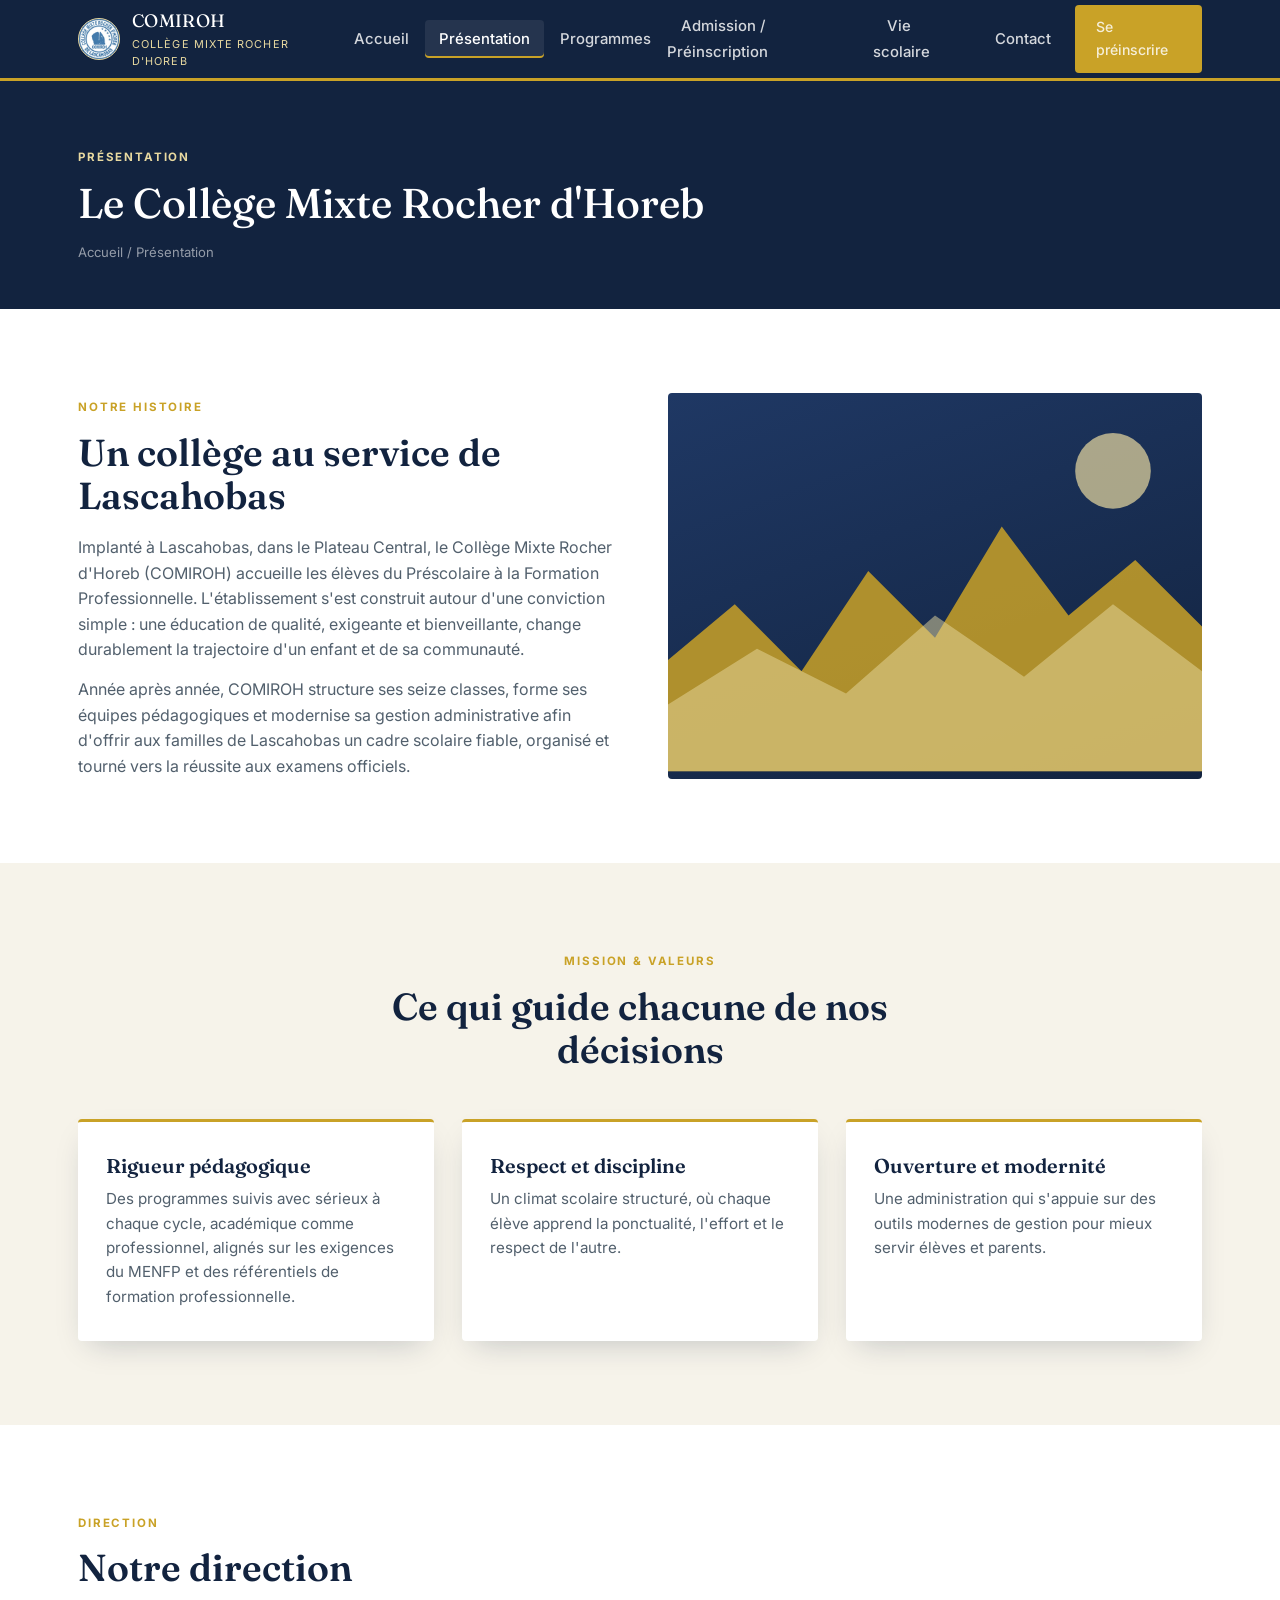
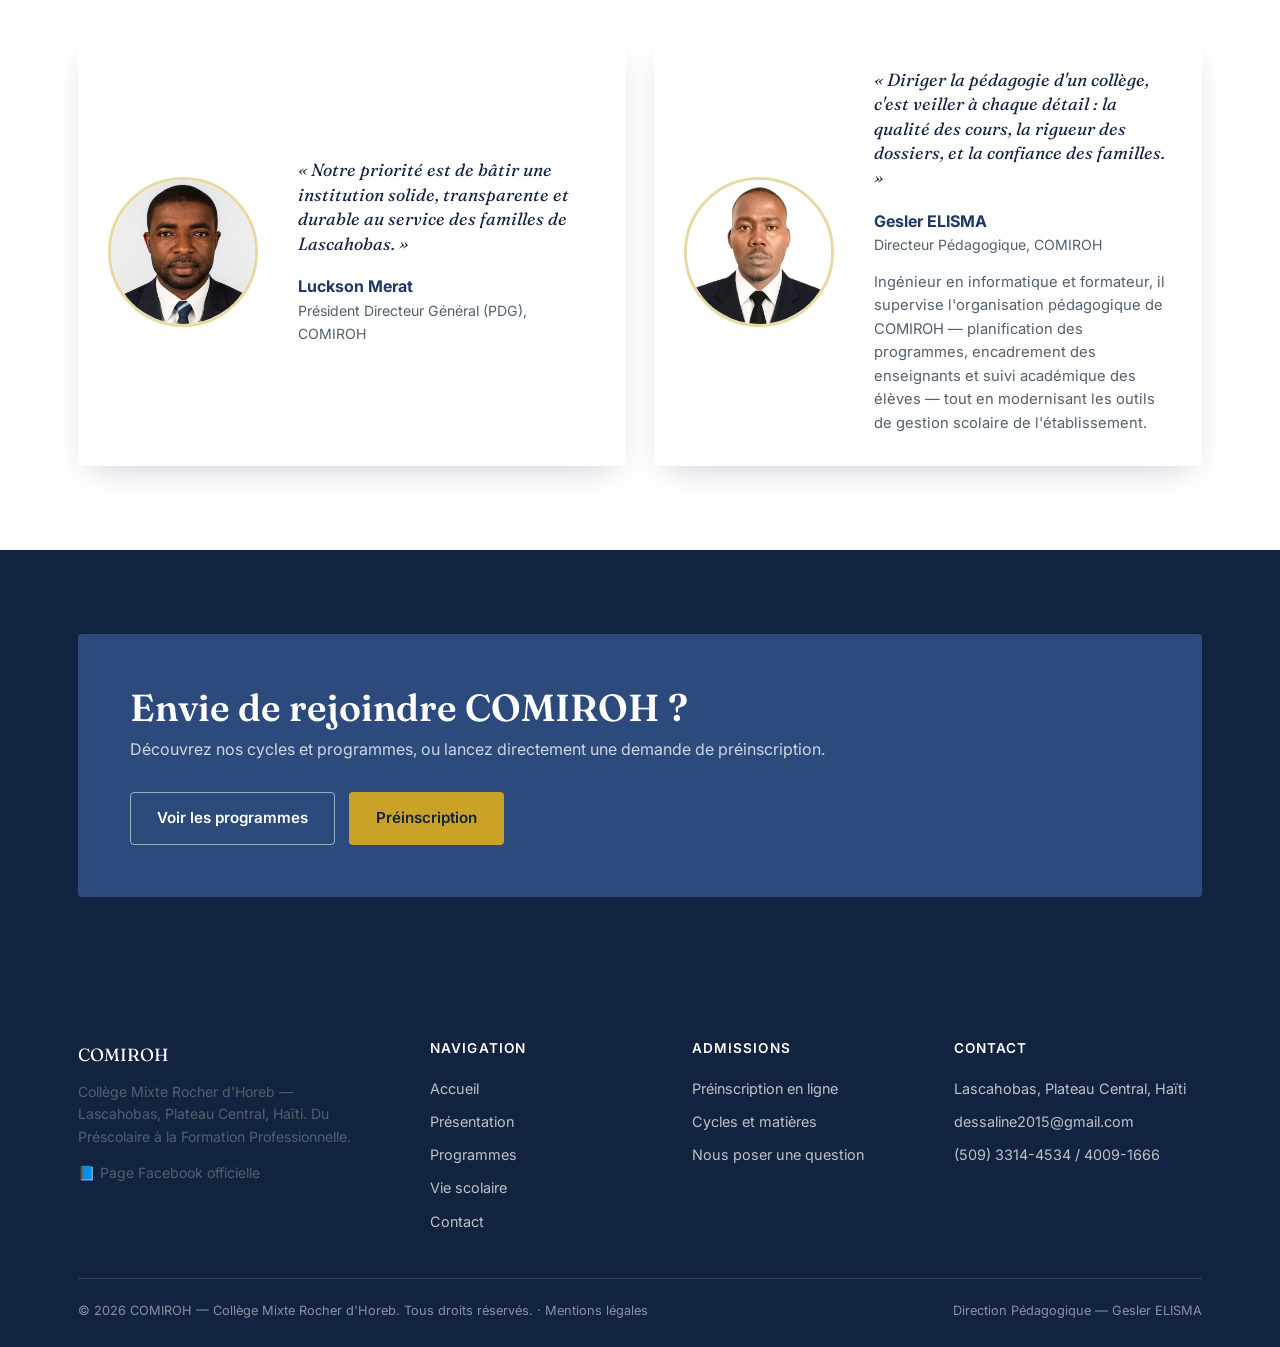
<file: presentation.html>
<!DOCTYPE html>
<html lang="fr">
<head>
<meta charset="UTF-8">
<meta name="viewport" content="width=device-width, initial-scale=1.0">
<title>Présentation — COMIROH | Collège Mixte Rocher d'Horeb</title>
<meta name="description" content="Découvrez l'histoire, la mission, les valeurs et la direction pédagogique du Collège Mixte Rocher d'Horeb (COMIROH) à Lascahobas, Haïti.">
<link rel="preconnect" href="https://fonts.googleapis.com">
<link rel="preconnect" href="https://fonts.gstatic.com" crossorigin>
<link href="https://fonts.googleapis.com/css2?family=Fraunces:opsz,wght@9..144,400..700&family=Inter:wght@400;500;600;700&display=swap" rel="stylesheet">
<link rel="icon" type="image/jpeg" href="images/logo.jpg">
<link rel="stylesheet" href="css/style.css">
</head>
<body>

<header class="site-header">
  <div class="container">
    <a href="index.html" class="brand">
      <img src="images/logo.jpg" alt="Logo officiel COMIROH" class="brand-mark">
      <span class="brand-text">
        <span class="name">COMIROH</span>
        <span class="tag">Collège Mixte Rocher d'Horeb</span>
      </span>
    </a>
    <nav class="main-nav" aria-label="Navigation principale">
      <ul>
        <li><a href="index.html">Accueil</a></li>
        <li><a href="presentation.html" aria-current="page">Présentation</a></li>
        <li><a href="programmes.html">Programmes</a></li>
        <li><a href="preinscription.html">Admission / Préinscription</a></li>
        <li><a href="index.html#vie-scolaire">Vie scolaire</a></li>
        <li><a href="contact.html">Contact</a></li>
        <li class="nav-cta"><a href="preinscription.html" class="btn btn-primary">Se préinscrire</a></li>
      </ul>
    </nav>
    <button class="nav-toggle" aria-label="Ouvrir le menu" aria-expanded="false">☰</button>
  </div>
  <nav class="mobile-nav" aria-label="Navigation mobile">
    <a href="index.html">Accueil</a>
    <a href="presentation.html">Présentation</a>
    <a href="programmes.html">Programmes</a>
    <a href="preinscription.html">Admission / Préinscription</a>
    <a href="index.html#vie-scolaire">Vie scolaire</a>
    <a href="contact.html">Contact</a>
    <div class="nav-cta"><a href="preinscription.html" class="btn btn-primary">Se préinscrire</a></div>
  </nav>
</header>

<section class="page-hero">
  <div class="container">
    <span class="eyebrow">Présentation</span>
    <h1>Le Collège Mixte Rocher d'Horeb</h1>
    <div class="breadcrumb"><a href="index.html">Accueil</a> / Présentation</div>
  </div>
</section>

<section class="section-white">
  <div class="container">
    <div class="split">
      <div>
        <span class="eyebrow">Notre histoire</span>
        <h2>Un collège au service de Lascahobas</h2>
        <p style="margin-top:18px;">Implanté à Lascahobas, dans le Plateau Central, le Collège Mixte Rocher d'Horeb (COMIROH) accueille les élèves du Préscolaire à la Formation Professionnelle. L'établissement s'est construit autour d'une conviction simple : une éducation de qualité, exigeante et bienveillante, change durablement la trajectoire d'un enfant et de sa communauté.</p>
        <p style="margin-top:14px;">Année après année, COMIROH structure ses seize classes, forme ses équipes pédagogiques et modernise sa gestion administrative afin d'offrir aux familles de Lascahobas un cadre scolaire fiable, organisé et tourné vers la réussite aux examens officiels.</p>
      </div>
      <div class="split-visual">
        <svg viewBox="0 0 480 340" width="100%" height="100%" xmlns="http://www.w3.org/2000/svg" aria-hidden="true">
          <path d="M0,340 L0,240 L60,190 L120,250 L180,160 L240,220 L300,120 L360,200 L420,150 L480,210 L480,340 Z" fill="#C9A227" opacity="0.85"/>
          <path d="M0,340 L0,280 L80,230 L160,270 L240,200 L320,255 L400,190 L480,250 L480,340 Z" fill="#E8D9A0" opacity="0.5"/>
          <circle cx="400" cy="70" r="34" fill="#E8D9A0" opacity="0.7"/>
        </svg>
      </div>
    </div>
  </div>
</section>

<section class="section-stone">
  <div class="container">
    <div class="section-head center">
      <span class="eyebrow">Mission &amp; valeurs</span>
      <h2>Ce qui guide chacune de nos décisions</h2>
    </div>
    <div class="grid-3">
      <div class="value-card">
        <h3>Rigueur pédagogique</h3>
        <p>Des programmes suivis avec sérieux à chaque cycle, académique comme professionnel, alignés sur les exigences du MENFP et des référentiels de formation professionnelle.</p>
      </div>
      <div class="value-card">
        <h3>Respect et discipline</h3>
        <p>Un climat scolaire structuré, où chaque élève apprend la ponctualité, l'effort et le respect de l'autre.</p>
      </div>
      <div class="value-card">
        <h3>Ouverture et modernité</h3>
        <p>Une administration qui s'appuie sur des outils modernes de gestion pour mieux servir élèves et parents.</p>
      </div>
    </div>
  </div>
</section>

<section class="section-white">
  <div class="container">
    <div class="section-head">
      <span class="eyebrow">Direction</span>
      <h2>Notre direction</h2>
    </div>
    <div class="leadership-grid">
      <div class="director-block">
        <div class="director-photo"><img src="images/pdg-luckson-merat.jpg" alt="Luckson Merat, PDG de COMIROH"></div>
        <div>
          <p class="director-quote">« Notre priorité est de bâtir une institution solide, transparente et durable au service des familles de Lascahobas. »</p>
          <div class="director-name">Luckson Merat</div>
          <div class="director-role">Président Directeur Général (PDG), COMIROH</div>
        </div>
      </div>
      <div class="director-block">
        <div class="director-photo"><img src="images/directeur-pedagogique.jpg" alt="Gesler ELISMA, Directeur Pédagogique de COMIROH"></div>
        <div>
          <p class="director-quote">« Diriger la pédagogie d'un collège, c'est veiller à chaque détail : la qualité des cours, la rigueur des dossiers, et la confiance des familles. »</p>
          <div class="director-name">Gesler ELISMA</div>
          <div class="director-role">Directeur Pédagogique, COMIROH</div>
          <p style="margin-top:14px; font-size:0.92rem;">Ingénieur en informatique et formateur, il supervise l'organisation pédagogique de COMIROH — planification des programmes, encadrement des enseignants et suivi académique des élèves — tout en modernisant les outils de gestion scolaire de l'établissement.</p>
        </div>
      </div>
    </div>
  </div>
</section>

<section class="section-navy">
  <div class="container">
    <div class="cta-band" style="background:var(--navy-soft);">
      <div>
        <h2>Envie de rejoindre COMIROH ?</h2>
        <p>Découvrez nos cycles et programmes, ou lancez directement une demande de préinscription.</p>
      </div>
      <div style="display:flex; gap:14px; flex-wrap:wrap;">
        <a href="programmes.html" class="btn btn-outline">Voir les programmes</a>
        <a href="preinscription.html" class="btn btn-primary">Préinscription</a>
      </div>
    </div>
  </div>
</section>

<footer class="site-footer">
  <div class="container">
    <div class="footer-grid">
      <div class="footer-brand">
        <span class="name">COMIROH</span>
        <p>Collège Mixte Rocher d'Horeb — Lascahobas, Plateau Central, Haïti. Du Préscolaire à la Formation Professionnelle.</p>
        <p style="margin-top:14px;"><a href="https://www.facebook.com/profile.php?id=61565661202014" target="_blank" rel="noopener">📘 Page Facebook officielle</a></p>
      </div>
      <div>
        <h4>Navigation</h4>
        <ul>
          <li><a href="index.html">Accueil</a></li>
          <li><a href="presentation.html">Présentation</a></li>
          <li><a href="programmes.html">Programmes</a></li>
          <li><a href="index.html#vie-scolaire">Vie scolaire</a></li>
          <li><a href="contact.html">Contact</a></li>
        </ul>
      </div>
      <div>
        <h4>Admissions</h4>
        <ul>
          <li><a href="preinscription.html">Préinscription en ligne</a></li>
          <li><a href="programmes.html">Cycles et matières</a></li>
          <li><a href="contact.html">Nous poser une question</a></li>
        </ul>
      </div>
      <div>
        <h4>Contact</h4>
        <ul>
          <li>Lascahobas, Plateau Central, Haïti</li>
          <li><a href="mailto:dessaline2015@gmail.com">dessaline2015@gmail.com</a></li>
          <li><a href="tel:+50933144534">(509) 3314-4534 / 4009-1666</a></li>
        </ul>
      </div>
    </div>
    <div class="footer-bottom">
      <span>© <span data-year>2026</span> COMIROH — Collège Mixte Rocher d'Horeb. Tous droits réservés. · <a href="mentions-legales.html">Mentions légales</a></span>
      <span>Direction Pédagogique — Gesler ELISMA</span>
    </div>
  </div>
</footer>

<script src="js/script.js"></script>
</body>
</html>
</file>
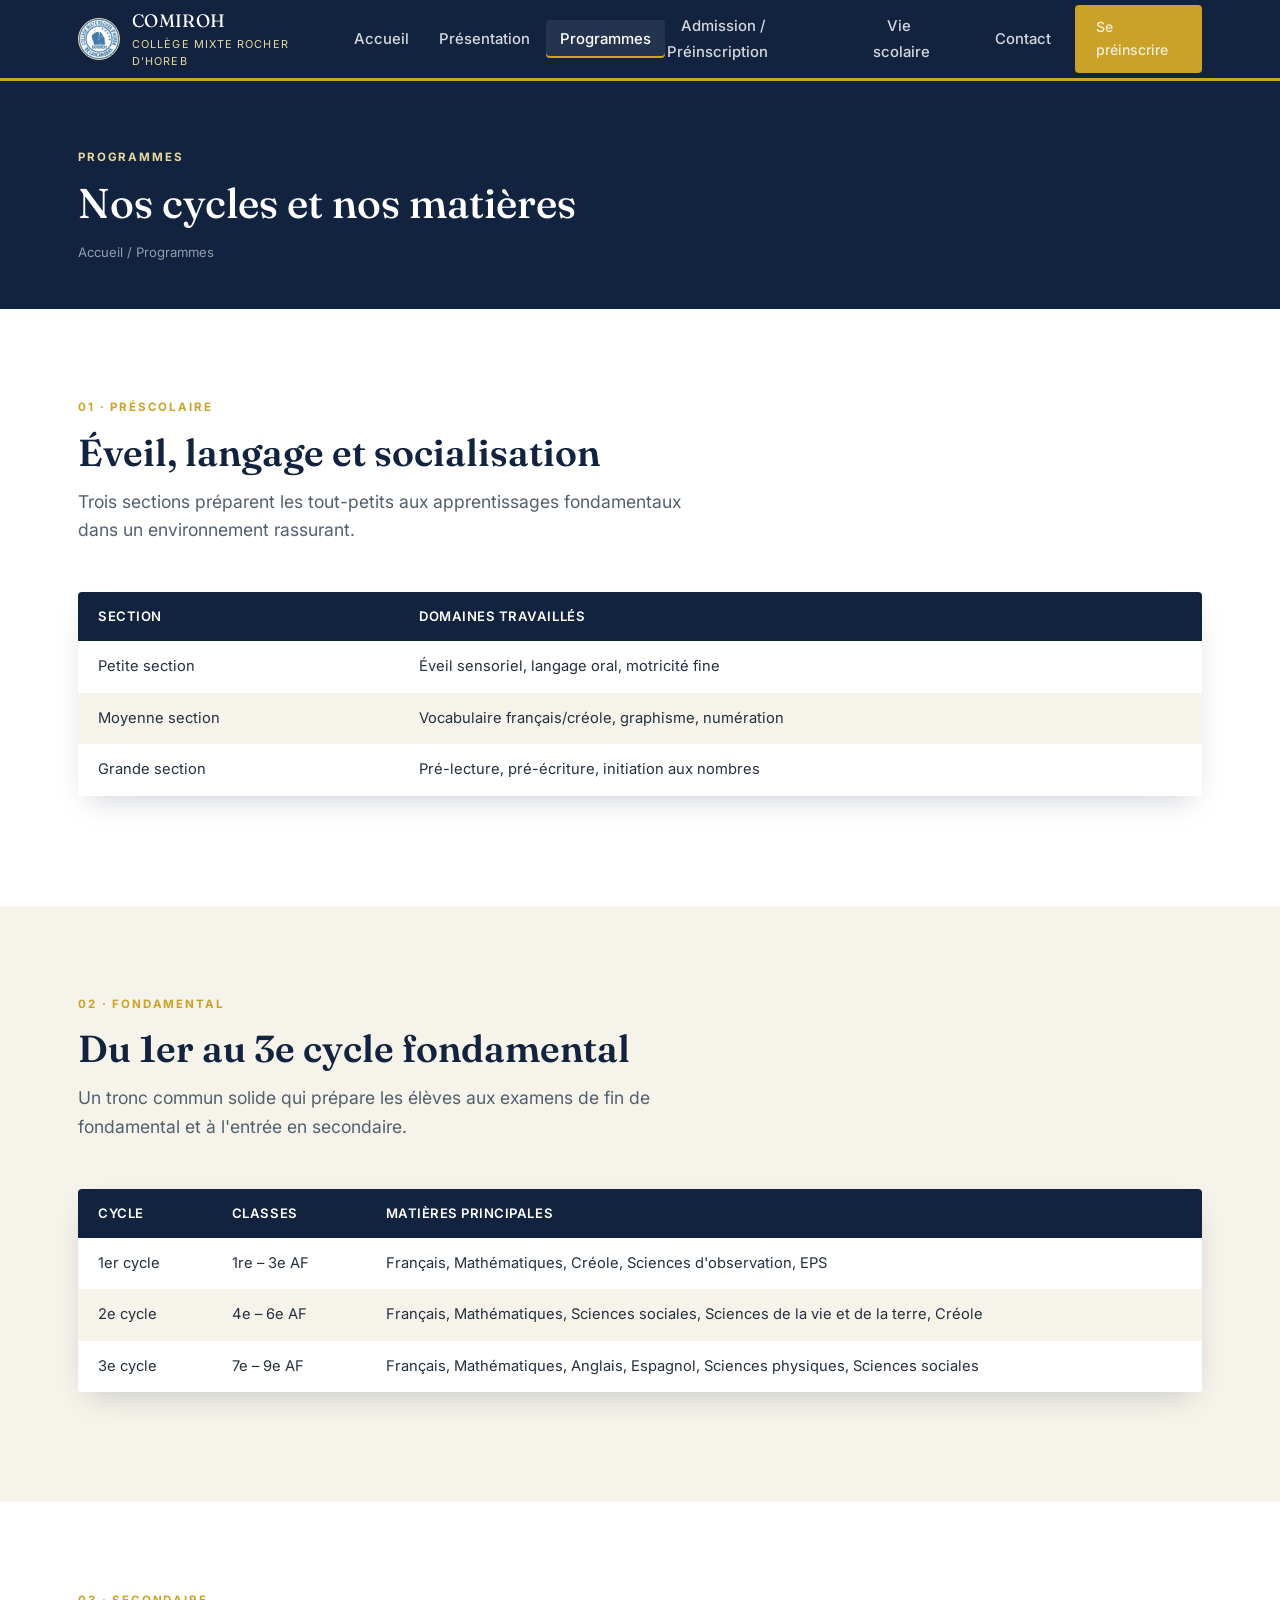
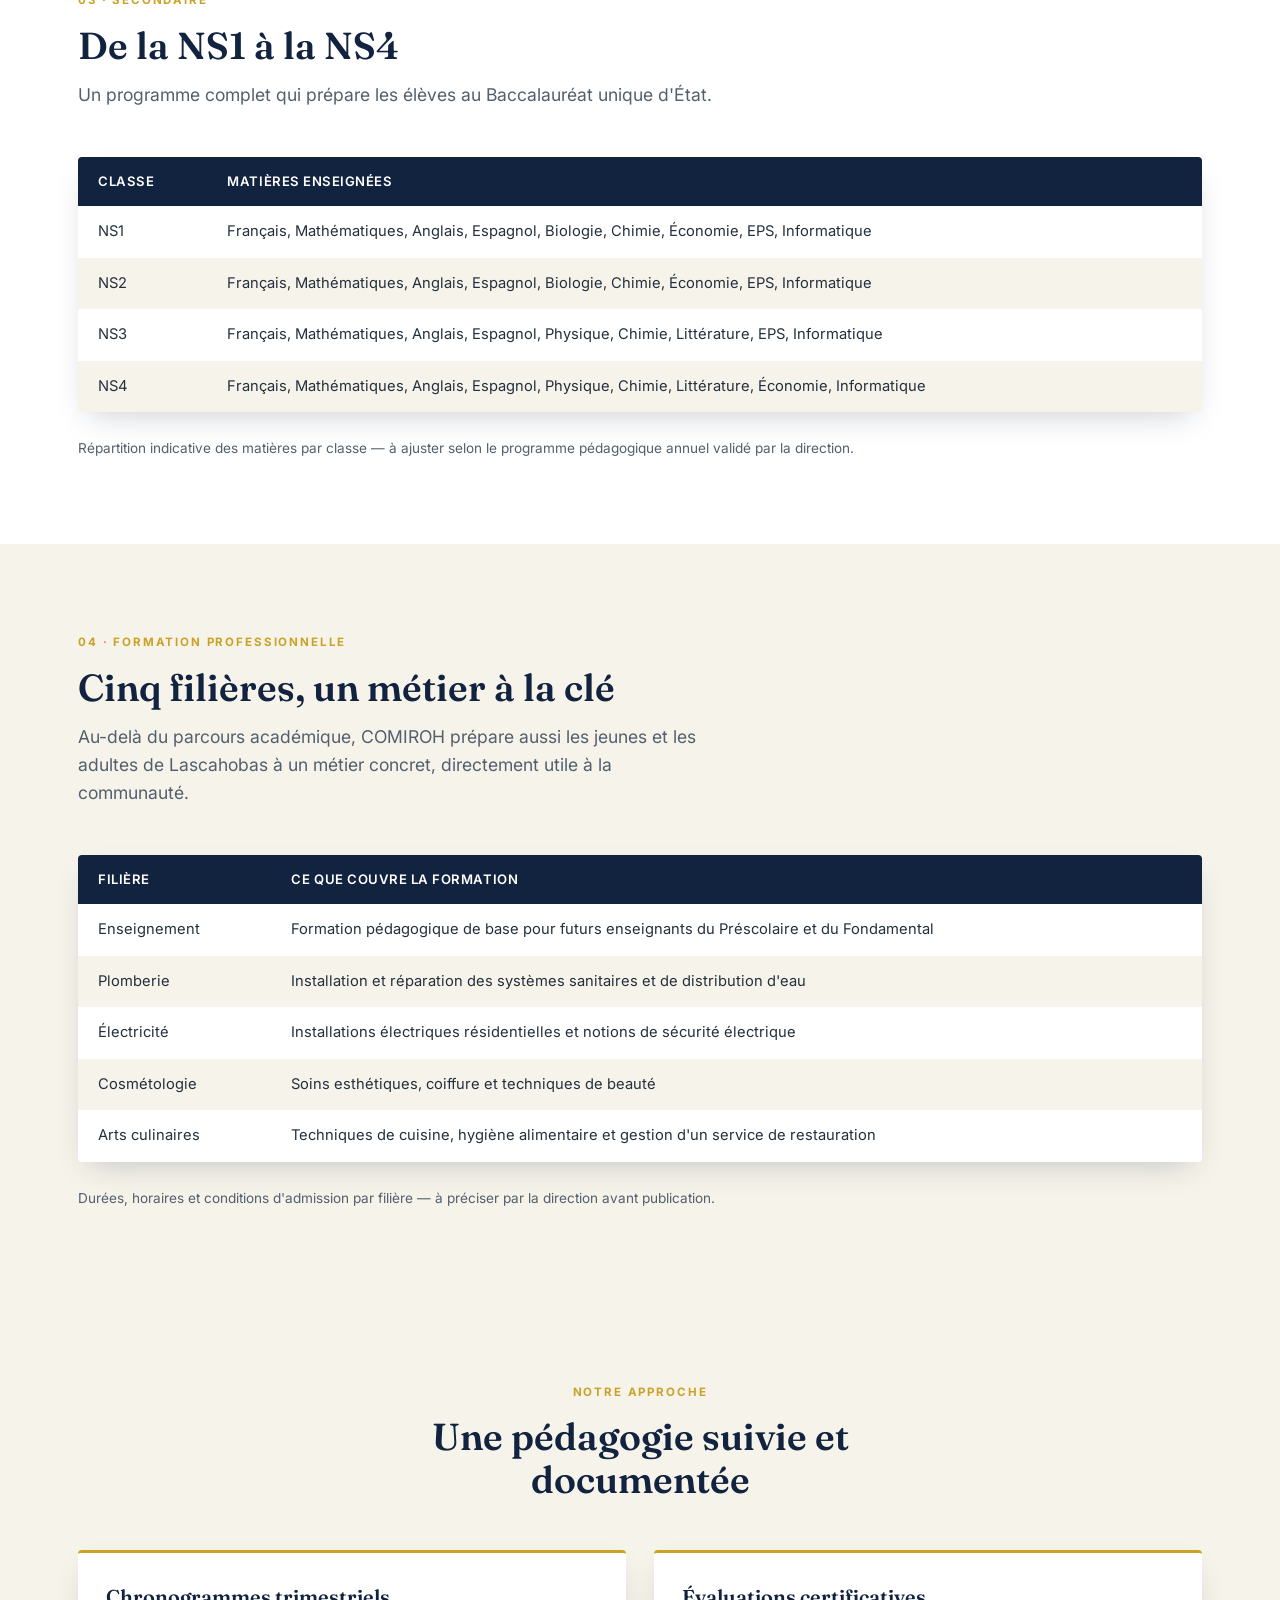
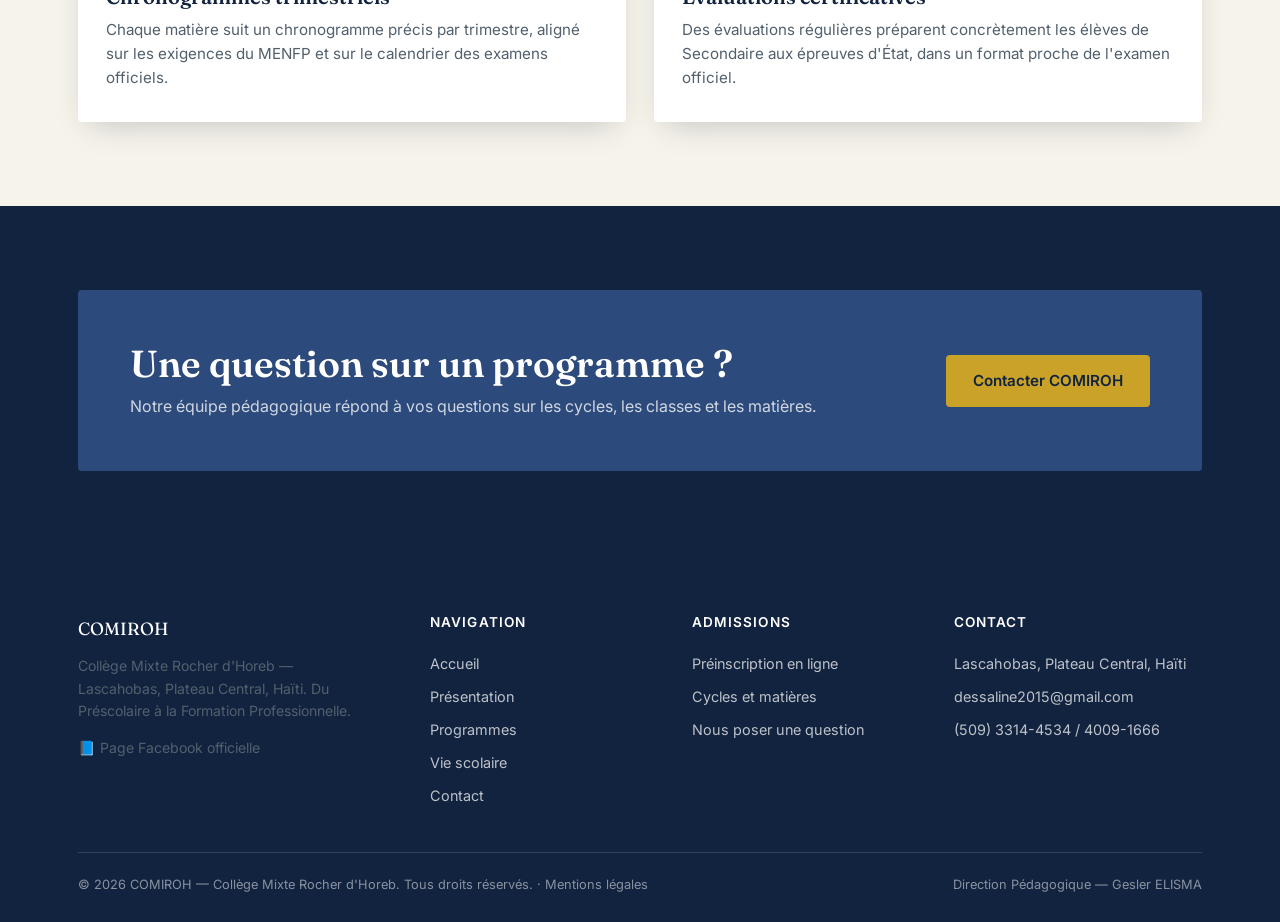
<file: programmes.html>
<!DOCTYPE html>
<html lang="fr">
<head>
<meta charset="UTF-8">
<meta name="viewport" content="width=device-width, initial-scale=1.0">
<title>Programmes — COMIROH | Collège Mixte Rocher d'Horeb</title>
<meta name="description" content="Cycles, classes et matières enseignées au Collège Mixte Rocher d'Horeb (COMIROH), du Préscolaire à la Formation Professionnelle.">
<link rel="preconnect" href="https://fonts.googleapis.com">
<link rel="preconnect" href="https://fonts.gstatic.com" crossorigin>
<link href="https://fonts.googleapis.com/css2?family=Fraunces:opsz,wght@9..144,400..700&family=Inter:wght@400;500;600;700&display=swap" rel="stylesheet">
<link rel="icon" type="image/jpeg" href="images/logo.jpg">
<link rel="stylesheet" href="css/style.css">
</head>
<body>

<header class="site-header">
  <div class="container">
    <a href="index.html" class="brand">
      <img src="images/logo.jpg" alt="Logo officiel COMIROH" class="brand-mark">
      <span class="brand-text">
        <span class="name">COMIROH</span>
        <span class="tag">Collège Mixte Rocher d'Horeb</span>
      </span>
    </a>
    <nav class="main-nav" aria-label="Navigation principale">
      <ul>
        <li><a href="index.html">Accueil</a></li>
        <li><a href="presentation.html">Présentation</a></li>
        <li><a href="programmes.html" aria-current="page">Programmes</a></li>
        <li><a href="preinscription.html">Admission / Préinscription</a></li>
        <li><a href="index.html#vie-scolaire">Vie scolaire</a></li>
        <li><a href="contact.html">Contact</a></li>
        <li class="nav-cta"><a href="preinscription.html" class="btn btn-primary">Se préinscrire</a></li>
      </ul>
    </nav>
    <button class="nav-toggle" aria-label="Ouvrir le menu" aria-expanded="false">☰</button>
  </div>
  <nav class="mobile-nav" aria-label="Navigation mobile">
    <a href="index.html">Accueil</a>
    <a href="presentation.html">Présentation</a>
    <a href="programmes.html">Programmes</a>
    <a href="preinscription.html">Admission / Préinscription</a>
    <a href="index.html#vie-scolaire">Vie scolaire</a>
    <a href="contact.html">Contact</a>
    <div class="nav-cta"><a href="preinscription.html" class="btn btn-primary">Se préinscrire</a></div>
  </nav>
</header>

<section class="page-hero">
  <div class="container">
    <span class="eyebrow">Programmes</span>
    <h1>Nos cycles et nos matières</h1>
    <div class="breadcrumb"><a href="index.html">Accueil</a> / Programmes</div>
  </div>
</section>

<section class="section-white">
  <div class="container">
    <div class="section-head">
      <span class="eyebrow">01 · Préscolaire</span>
      <h2>Éveil, langage et socialisation</h2>
      <p class="lede" style="margin-top:14px;">Trois sections préparent les tout-petits aux apprentissages fondamentaux dans un environnement rassurant.</p>
    </div>
    <div class="table-card">
      <table>
        <thead>
          <tr><th>Section</th><th>Domaines travaillés</th></tr>
        </thead>
        <tbody>
          <tr><td>Petite section</td><td>Éveil sensoriel, langage oral, motricité fine</td></tr>
          <tr><td>Moyenne section</td><td>Vocabulaire français/créole, graphisme, numération</td></tr>
          <tr><td>Grande section</td><td>Pré-lecture, pré-écriture, initiation aux nombres</td></tr>
        </tbody>
      </table>
    </div>
  </div>
</section>

<section class="section-stone">
  <div class="container">
    <div class="section-head">
      <span class="eyebrow">02 · Fondamental</span>
      <h2>Du 1er au 3e cycle fondamental</h2>
      <p class="lede" style="margin-top:14px;">Un tronc commun solide qui prépare les élèves aux examens de fin de fondamental et à l'entrée en secondaire.</p>
    </div>
    <div class="table-card">
      <table>
        <thead>
          <tr><th>Cycle</th><th>Classes</th><th>Matières principales</th></tr>
        </thead>
        <tbody>
          <tr><td>1er cycle</td><td>1re – 3e AF</td><td>Français, Mathématiques, Créole, Sciences d'observation, EPS</td></tr>
          <tr><td>2e cycle</td><td>4e – 6e AF</td><td>Français, Mathématiques, Sciences sociales, Sciences de la vie et de la terre, Créole</td></tr>
          <tr><td>3e cycle</td><td>7e – 9e AF</td><td>Français, Mathématiques, Anglais, Espagnol, Sciences physiques, Sciences sociales</td></tr>
        </tbody>
      </table>
    </div>
  </div>
</section>

<section class="section-white">
  <div class="container">
    <div class="section-head">
      <span class="eyebrow">03 · Secondaire</span>
      <h2>De la NS1 à la NS4</h2>
      <p class="lede" style="margin-top:14px;">Un programme complet qui prépare les élèves au Baccalauréat unique d'État.</p>
    </div>
    <div class="table-card">
      <table>
        <thead>
          <tr><th>Classe</th><th>Matières enseignées</th></tr>
        </thead>
        <tbody>
          <tr><td>NS1</td><td>Français, Mathématiques, Anglais, Espagnol, Biologie, Chimie, Économie, EPS, Informatique</td></tr>
          <tr><td>NS2</td><td>Français, Mathématiques, Anglais, Espagnol, Biologie, Chimie, Économie, EPS, Informatique</td></tr>
          <tr><td>NS3</td><td>Français, Mathématiques, Anglais, Espagnol, Physique, Chimie, Littérature, EPS, Informatique</td></tr>
          <tr><td>NS4</td><td>Français, Mathématiques, Anglais, Espagnol, Physique, Chimie, Littérature, Économie, Informatique</td></tr>
        </tbody>
      </table>
    </div>
    <p style="margin-top:8px; font-size:0.85rem; color:var(--ink-soft);">Répartition indicative des matières par classe — à ajuster selon le programme pédagogique annuel validé par la direction.</p>
  </div>
</section>

<section class="section-stone">
  <div class="container">
    <div class="section-head">
      <span class="eyebrow">04 · Formation Professionnelle</span>
      <h2>Cinq filières, un métier à la clé</h2>
      <p class="lede" style="margin-top:14px;">Au-delà du parcours académique, COMIROH prépare aussi les jeunes et les adultes de Lascahobas à un métier concret, directement utile à la communauté.</p>
    </div>
    <div class="table-card">
      <table>
        <thead>
          <tr><th>Filière</th><th>Ce que couvre la formation</th></tr>
        </thead>
        <tbody>
          <tr><td>Enseignement</td><td>Formation pédagogique de base pour futurs enseignants du Préscolaire et du Fondamental</td></tr>
          <tr><td>Plomberie</td><td>Installation et réparation des systèmes sanitaires et de distribution d'eau</td></tr>
          <tr><td>Électricité</td><td>Installations électriques résidentielles et notions de sécurité électrique</td></tr>
          <tr><td>Cosmétologie</td><td>Soins esthétiques, coiffure et techniques de beauté</td></tr>
          <tr><td>Arts culinaires</td><td>Techniques de cuisine, hygiène alimentaire et gestion d'un service de restauration</td></tr>
        </tbody>
      </table>
    </div>
    <p style="margin-top:8px; font-size:0.85rem; color:var(--ink-soft);">Durées, horaires et conditions d'admission par filière — à préciser par la direction avant publication.</p>
  </div>
</section>

<section class="section-stone">
  <div class="container">
    <div class="section-head center">
      <span class="eyebrow">Notre approche</span>
      <h2>Une pédagogie suivie et documentée</h2>
    </div>
    <div class="grid-2">
      <div class="value-card">
        <h3>Chronogrammes trimestriels</h3>
        <p>Chaque matière suit un chronogramme précis par trimestre, aligné sur les exigences du MENFP et sur le calendrier des examens officiels.</p>
      </div>
      <div class="value-card">
        <h3>Évaluations certificatives</h3>
        <p>Des évaluations régulières préparent concrètement les élèves de Secondaire aux épreuves d'État, dans un format proche de l'examen officiel.</p>
      </div>
    </div>
  </div>
</section>

<section class="section-navy">
  <div class="container">
    <div class="cta-band" style="background:var(--navy-soft);">
      <div>
        <h2>Une question sur un programme ?</h2>
        <p>Notre équipe pédagogique répond à vos questions sur les cycles, les classes et les matières.</p>
      </div>
      <a href="contact.html" class="btn btn-primary">Contacter COMIROH</a>
    </div>
  </div>
</section>

<footer class="site-footer">
  <div class="container">
    <div class="footer-grid">
      <div class="footer-brand">
        <span class="name">COMIROH</span>
        <p>Collège Mixte Rocher d'Horeb — Lascahobas, Plateau Central, Haïti. Du Préscolaire à la Formation Professionnelle.</p>
        <p style="margin-top:14px;"><a href="https://www.facebook.com/profile.php?id=61565661202014" target="_blank" rel="noopener">📘 Page Facebook officielle</a></p>
      </div>
      <div>
        <h4>Navigation</h4>
        <ul>
          <li><a href="index.html">Accueil</a></li>
          <li><a href="presentation.html">Présentation</a></li>
          <li><a href="programmes.html">Programmes</a></li>
          <li><a href="index.html#vie-scolaire">Vie scolaire</a></li>
          <li><a href="contact.html">Contact</a></li>
        </ul>
      </div>
      <div>
        <h4>Admissions</h4>
        <ul>
          <li><a href="preinscription.html">Préinscription en ligne</a></li>
          <li><a href="programmes.html">Cycles et matières</a></li>
          <li><a href="contact.html">Nous poser une question</a></li>
        </ul>
      </div>
      <div>
        <h4>Contact</h4>
        <ul>
          <li>Lascahobas, Plateau Central, Haïti</li>
          <li><a href="mailto:dessaline2015@gmail.com">dessaline2015@gmail.com</a></li>
          <li><a href="tel:+50933144534">(509) 3314-4534 / 4009-1666</a></li>
        </ul>
      </div>
    </div>
    <div class="footer-bottom">
      <span>© <span data-year>2026</span> COMIROH — Collège Mixte Rocher d'Horeb. Tous droits réservés. · <a href="mentions-legales.html">Mentions légales</a></span>
      <span>Direction Pédagogique — Gesler ELISMA</span>
    </div>
  </div>
</footer>

<script src="js/script.js"></script>
</body>
</html>
</file>
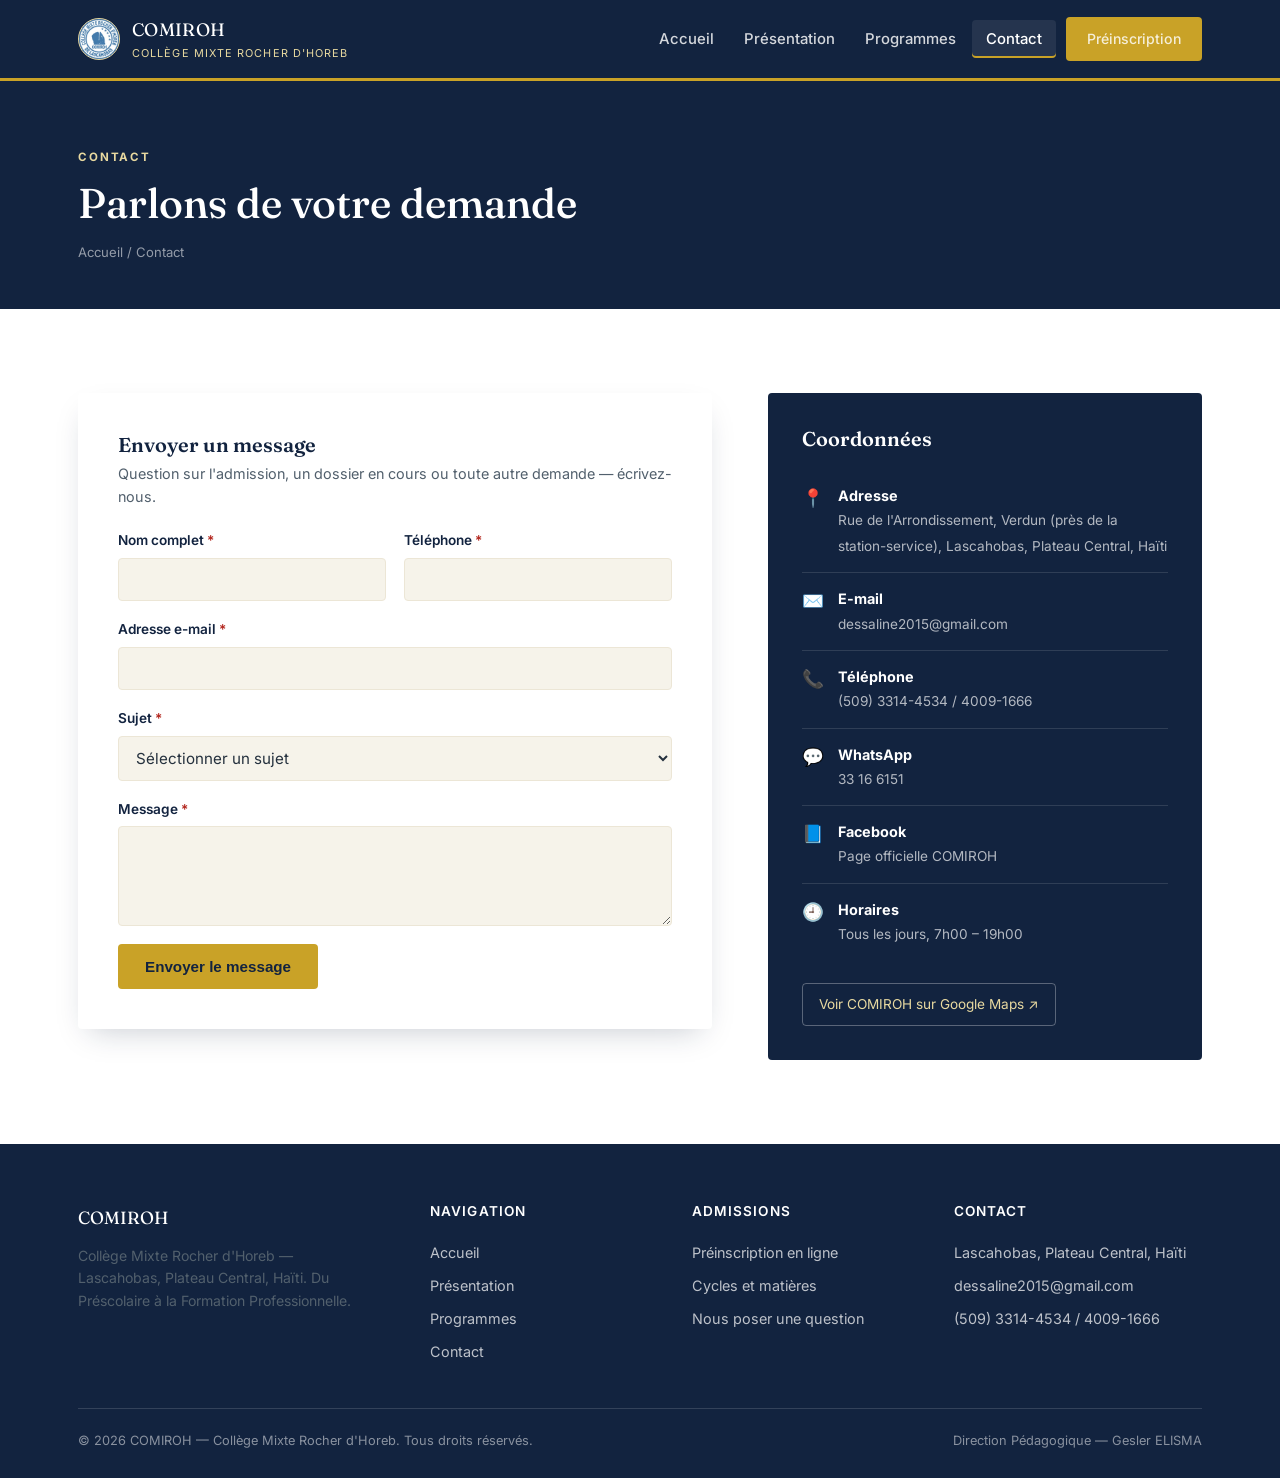
<file: comiroh-site/contact.html>
<!DOCTYPE html>
<html lang="fr">
<head>
<meta charset="UTF-8">
<meta name="viewport" content="width=device-width, initial-scale=1.0">
<title>Contact — COMIROH | Collège Mixte Rocher d'Horeb</title>
<meta name="description" content="Contactez le Collège Mixte Rocher d'Horeb (COMIROH) à Lascahobas — coordonnées, formulaire de contact et localisation.">
<link rel="preconnect" href="https://fonts.googleapis.com">
<link rel="preconnect" href="https://fonts.gstatic.com" crossorigin>
<link href="https://fonts.googleapis.com/css2?family=Fraunces:opsz,wght@9..144,400..700&family=Inter:wght@400;500;600;700&display=swap" rel="stylesheet">
<link rel="icon" type="image/jpeg" href="images/logo.jpg">
<link rel="stylesheet" href="css/style.css">
</head>
<body>

<header class="site-header">
  <div class="container">
    <a href="index.html" class="brand">
      <img src="images/logo.jpg" alt="Logo officiel COMIROH" class="brand-mark">
      <span class="brand-text">
        <span class="name">COMIROH</span>
        <span class="tag">Collège Mixte Rocher d'Horeb</span>
      </span>
    </a>
    <nav class="main-nav" aria-label="Navigation principale">
      <ul>
        <li><a href="index.html">Accueil</a></li>
        <li><a href="presentation.html">Présentation</a></li>
        <li><a href="programmes.html">Programmes</a></li>
        <li><a href="contact.html" aria-current="page">Contact</a></li>
        <li class="nav-cta"><a href="preinscription.html" class="btn btn-primary">Préinscription</a></li>
      </ul>
    </nav>
    <button class="nav-toggle" aria-label="Ouvrir le menu" aria-expanded="false">☰</button>
  </div>
  <nav class="mobile-nav" aria-label="Navigation mobile">
    <a href="index.html">Accueil</a>
    <a href="presentation.html">Présentation</a>
    <a href="programmes.html">Programmes</a>
    <a href="contact.html">Contact</a>
    <div class="nav-cta"><a href="preinscription.html" class="btn btn-primary">Préinscription</a></div>
  </nav>
</header>

<section class="page-hero">
  <div class="container">
    <span class="eyebrow">Contact</span>
    <h1>Parlons de votre demande</h1>
    <div class="breadcrumb"><a href="index.html">Accueil</a> / Contact</div>
  </div>
</section>

<section class="section-white">
  <div class="container">
    <div class="split" style="align-items:flex-start;">

      <div class="form-card">
        <h3 class="mt-0" style="margin-bottom:6px;">Envoyer un message</h3>
        <p style="font-size:0.9rem; margin-bottom:22px;">Question sur l'admission, un dossier en cours ou toute autre demande — écrivez-nous.</p>

        <form id="contact-form" data-endpoint="https://formspree.io/f/xppaydkr" novalidate>
          <input type="hidden" name="_subject" value="Nouveau message — Site COMIROH (Contact)">
          <div class="form-row">
            <div class="field">
              <label for="c-nom">Nom complet <span class="req">*</span></label>
              <input type="text" id="c-nom" name="nom" required>
            </div>
            <div class="field">
              <label for="c-tel">Téléphone <span class="req">*</span></label>
              <input type="tel" id="c-tel" name="telephone" required>
            </div>
          </div>
          <div class="form-row">
            <div class="field full">
              <label for="c-email">Adresse e-mail <span class="req">*</span></label>
              <input type="email" id="c-email" name="email" required>
            </div>
          </div>
          <div class="form-row">
            <div class="field full">
              <label for="c-sujet">Sujet <span class="req">*</span></label>
              <select id="c-sujet" name="sujet" required>
                <option value="">Sélectionner un sujet</option>
                <option>Admission / préinscription</option>
                <option>Dossier d'un élève déjà inscrit</option>
                <option>Frais scolaires</option>
                <option>Recrutement / collaboration</option>
                <option>Autre demande</option>
              </select>
            </div>
          </div>
          <div class="form-row">
            <div class="field full">
              <label for="c-message">Message <span class="req">*</span></label>
              <textarea id="c-message" name="message" required></textarea>
            </div>
          </div>
          <div class="form-actions">
            <button type="submit" class="btn btn-primary" id="contact-submit">Envoyer le message</button>
          </div>
          <div id="contact-msg" class="form-msg" role="status"></div>
        </form>
      </div>

      <div>
        <div class="contact-info-card">
          <h3>Coordonnées</h3>
          <div class="contact-line">
            <span class="ic">📍</span>
            <span class="txt"><strong>Adresse</strong><span>Rue de l'Arrondissement, Verdun (près de la station-service), Lascahobas, Plateau Central, Haïti</span></span>
          </div>
          <div class="contact-line">
            <span class="ic">✉️</span>
            <span class="txt"><strong>E-mail</strong><span>dessaline2015@gmail.com</span></span>
          </div>
          <div class="contact-line">
            <span class="ic">📞</span>
            <span class="txt"><strong>Téléphone</strong><span>(509) 3314-4534 / 4009-1666</span></span>
          </div>
          <div class="contact-line">
            <span class="ic">💬</span>
            <span class="txt"><strong>WhatsApp</strong><span><a href="https://wa.me/50933166151" target="_blank" rel="noopener">33 16 6151</a></span></span>
          </div>
          <div class="contact-line">
            <span class="ic">📘</span>
            <span class="txt"><strong>Facebook</strong><span><a href="https://www.facebook.com/profile.php?id=61565661202014" target="_blank" rel="noopener">Page officielle COMIROH</a></span></span>
          </div>
          <div class="contact-line">
            <span class="ic">🕘</span>
            <span class="txt"><strong>Horaires</strong><span>Tous les jours, 7h00 – 19h00</span></span>
          </div>
          <a class="map-link" href="https://maps.app.goo.gl/yidYy3xuKw3YiJPb6" target="_blank" rel="noopener">Voir COMIROH sur Google Maps ↗</a>
        </div>
      </div>

    </div>
  </div>
</section>

<footer class="site-footer">
  <div class="container">
    <div class="footer-grid">
      <div class="footer-brand">
        <span class="name">COMIROH</span>
        <p>Collège Mixte Rocher d'Horeb — Lascahobas, Plateau Central, Haïti. Du Préscolaire à la Formation Professionnelle.</p>
      </div>
      <div>
        <h4>Navigation</h4>
        <ul>
          <li><a href="index.html">Accueil</a></li>
          <li><a href="presentation.html">Présentation</a></li>
          <li><a href="programmes.html">Programmes</a></li>
          <li><a href="contact.html">Contact</a></li>
        </ul>
      </div>
      <div>
        <h4>Admissions</h4>
        <ul>
          <li><a href="preinscription.html">Préinscription en ligne</a></li>
          <li><a href="programmes.html">Cycles et matières</a></li>
          <li><a href="contact.html">Nous poser une question</a></li>
        </ul>
      </div>
      <div>
        <h4>Contact</h4>
        <ul>
          <li>Lascahobas, Plateau Central, Haïti</li>
          <li><a href="mailto:dessaline2015@gmail.com">dessaline2015@gmail.com</a></li>
          <li><a href="tel:+50933144534">(509) 3314-4534 / 4009-1666</a></li>
        </ul>
      </div>
    </div>
    <div class="footer-bottom">
      <span>© <span data-year>2026</span> COMIROH — Collège Mixte Rocher d'Horeb. Tous droits réservés.</span>
      <span>Direction Pédagogique — Gesler ELISMA</span>
    </div>
  </div>
</footer>

<script src="js/script.js"></script>
</body>
</html>
</file>
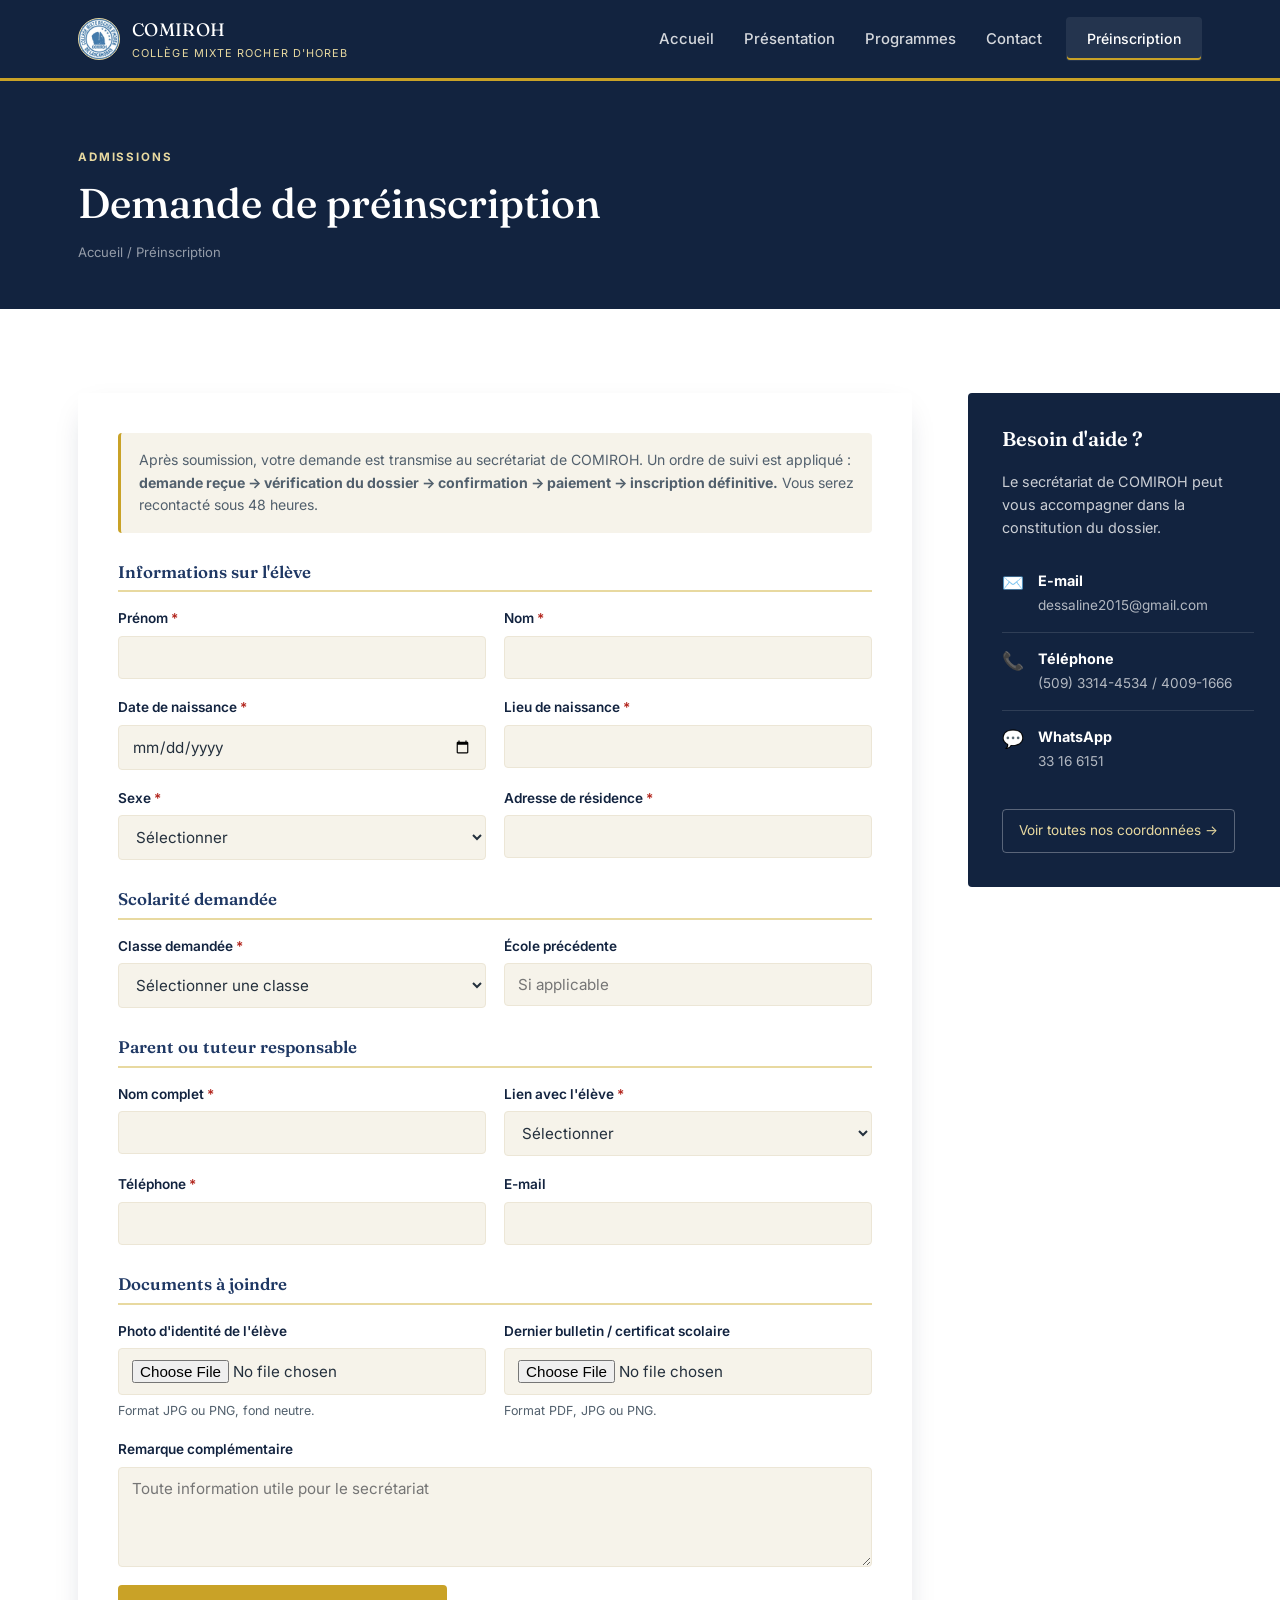
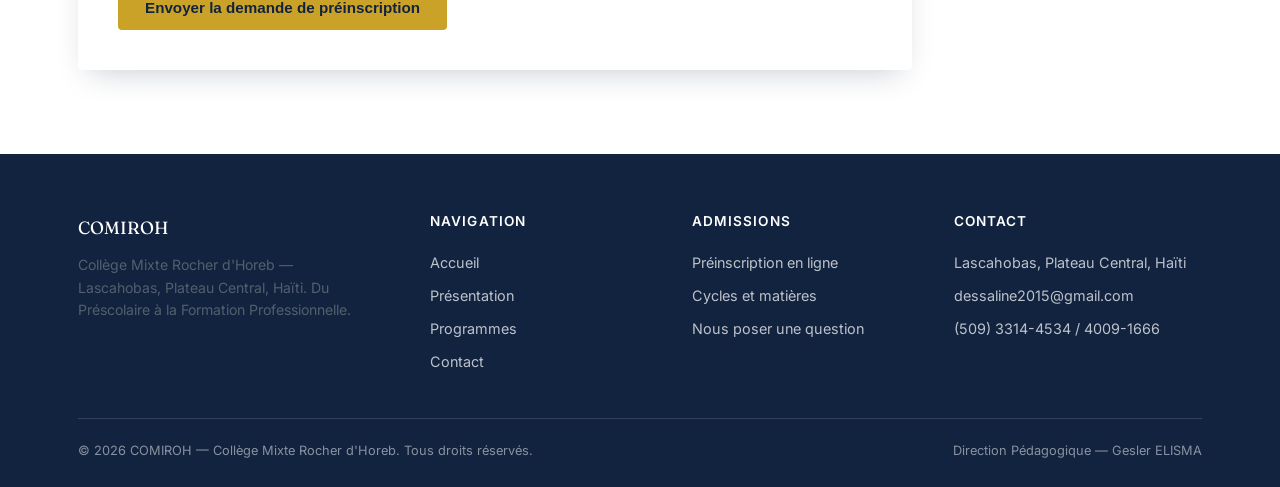
<file: comiroh-site/preinscription.html>
<!DOCTYPE html>
<html lang="fr">
<head>
<meta charset="UTF-8">
<meta name="viewport" content="width=device-width, initial-scale=1.0">
<title>Préinscription — COMIROH | Collège Mixte Rocher d'Horeb</title>
<meta name="description" content="Formulaire de préinscription en ligne pour le Collège Mixte Rocher d'Horeb (COMIROH), Lascahobas, Haïti.">
<link rel="preconnect" href="https://fonts.googleapis.com">
<link rel="preconnect" href="https://fonts.gstatic.com" crossorigin>
<link href="https://fonts.googleapis.com/css2?family=Fraunces:opsz,wght@9..144,400..700&family=Inter:wght@400;500;600;700&display=swap" rel="stylesheet">
<link rel="icon" type="image/jpeg" href="images/logo.jpg">
<link rel="stylesheet" href="css/style.css">
</head>
<body>

<header class="site-header">
  <div class="container">
    <a href="index.html" class="brand">
      <img src="images/logo.jpg" alt="Logo officiel COMIROH" class="brand-mark">
      <span class="brand-text">
        <span class="name">COMIROH</span>
        <span class="tag">Collège Mixte Rocher d'Horeb</span>
      </span>
    </a>
    <nav class="main-nav" aria-label="Navigation principale">
      <ul>
        <li><a href="index.html">Accueil</a></li>
        <li><a href="presentation.html">Présentation</a></li>
        <li><a href="programmes.html">Programmes</a></li>
        <li><a href="contact.html">Contact</a></li>
        <li class="nav-cta"><a href="preinscription.html" class="btn btn-primary" aria-current="page">Préinscription</a></li>
      </ul>
    </nav>
    <button class="nav-toggle" aria-label="Ouvrir le menu" aria-expanded="false">☰</button>
  </div>
  <nav class="mobile-nav" aria-label="Navigation mobile">
    <a href="index.html">Accueil</a>
    <a href="presentation.html">Présentation</a>
    <a href="programmes.html">Programmes</a>
    <a href="contact.html">Contact</a>
    <div class="nav-cta"><a href="preinscription.html" class="btn btn-primary">Préinscription</a></div>
  </nav>
</header>

<section class="page-hero">
  <div class="container">
    <span class="eyebrow">Admissions</span>
    <h1>Demande de préinscription</h1>
    <div class="breadcrumb"><a href="index.html">Accueil</a> / Préinscription</div>
  </div>
</section>

<section class="section-white">
  <div class="container">
    <div class="split" style="align-items:flex-start; grid-template-columns: 1fr 320px;">

      <div class="form-card">
        <div class="form-note">
          Après soumission, votre demande est transmise au secrétariat de COMIROH. Un ordre de suivi est appliqué : <strong>demande reçue → vérification du dossier → confirmation → paiement → inscription définitive.</strong> Vous serez recontacté sous 48 heures.
        </div>

        <form id="preinscription-form" data-endpoint="https://formspree.io/f/mzepjroz" novalidate>
          <input type="hidden" name="_subject" value="Nouvelle demande de préinscription — Site COMIROH">

          <h3 class="form-section-title">Informations sur l'élève</h3>
          <div class="form-row">
            <div class="field">
              <label for="e-prenom">Prénom <span class="req">*</span></label>
              <input type="text" id="e-prenom" name="eleve_prenom" required>
            </div>
            <div class="field">
              <label for="e-nom">Nom <span class="req">*</span></label>
              <input type="text" id="e-nom" name="eleve_nom" required>
            </div>
          </div>
          <div class="form-row">
            <div class="field">
              <label for="e-naissance">Date de naissance <span class="req">*</span></label>
              <input type="date" id="e-naissance" name="date_naissance" required>
            </div>
            <div class="field">
              <label for="e-lieu">Lieu de naissance <span class="req">*</span></label>
              <input type="text" id="e-lieu" name="lieu_naissance" required>
            </div>
          </div>
          <div class="form-row">
            <div class="field">
              <label for="e-sexe">Sexe <span class="req">*</span></label>
              <select id="e-sexe" name="sexe" required>
                <option value="">Sélectionner</option>
                <option>Masculin</option>
                <option>Féminin</option>
              </select>
            </div>
            <div class="field">
              <label for="e-adresse">Adresse de résidence <span class="req">*</span></label>
              <input type="text" id="e-adresse" name="adresse" required>
            </div>
          </div>

          <h3 class="form-section-title">Scolarité demandée</h3>
          <div class="form-row">
            <div class="field">
              <label for="classe_demandee">Classe demandée <span class="req">*</span></label>
              <select id="classe_demandee" name="classe_demandee" required>
                <option value="">Sélectionner une classe</option>
                <optgroup label="Préscolaire">
                  <option>Petite section</option>
                  <option>Moyenne section</option>
                  <option>Grande section</option>
                </optgroup>
                <optgroup label="Fondamental">
                  <option>1re AF</option><option>2e AF</option><option>3e AF</option>
                  <option>4e AF</option><option>5e AF</option><option>6e AF</option>
                  <option>7e AF</option><option>8e AF</option><option>9e AF</option>
                </optgroup>
                <optgroup label="Secondaire">
                  <option>NS1</option><option>NS2</option><option>NS3</option><option>NS4</option>
                </optgroup>
              </select>
            </div>
            <div class="field">
              <label for="ecole_precedente">École précédente</label>
              <input type="text" id="ecole_precedente" name="ecole_precedente" placeholder="Si applicable">
            </div>
          </div>

          <h3 class="form-section-title">Parent ou tuteur responsable</h3>
          <div class="form-row">
            <div class="field">
              <label for="p-nom">Nom complet <span class="req">*</span></label>
              <input type="text" id="p-nom" name="parent_nom" required>
            </div>
            <div class="field">
              <label for="p-lien">Lien avec l'élève <span class="req">*</span></label>
              <select id="p-lien" name="lien_eleve" required>
                <option value="">Sélectionner</option>
                <option>Père</option><option>Mère</option><option>Tuteur / tutrice</option><option>Autre</option>
              </select>
            </div>
          </div>
          <div class="form-row">
            <div class="field">
              <label for="p-tel">Téléphone <span class="req">*</span></label>
              <input type="tel" id="p-tel" name="parent_telephone" required>
            </div>
            <div class="field">
              <label for="p-email">E-mail</label>
              <input type="email" id="p-email" name="parent_email">
            </div>
          </div>

          <h3 class="form-section-title">Documents à joindre</h3>
          <div class="form-row">
            <div class="field">
              <label for="doc-photo">Photo d'identité de l'élève</label>
              <input type="file" id="doc-photo" name="photo" accept="image/*">
              <span class="hint">Format JPG ou PNG, fond neutre.</span>
            </div>
            <div class="field">
              <label for="doc-bulletin">Dernier bulletin / certificat scolaire</label>
              <input type="file" id="doc-bulletin" name="bulletin" accept="image/*,application/pdf">
              <span class="hint">Format PDF, JPG ou PNG.</span>
            </div>
          </div>

          <div class="form-row">
            <div class="field full">
              <label for="remarque">Remarque complémentaire</label>
              <textarea id="remarque" name="remarque" placeholder="Toute information utile pour le secrétariat"></textarea>
            </div>
          </div>

          <div class="form-actions">
            <button type="submit" class="btn btn-primary" id="preinscription-submit">Envoyer la demande de préinscription</button>
          </div>
          <div id="preinscription-msg" class="form-msg" role="status"></div>
        </form>
      </div>

      <div>
        <div class="contact-info-card">
          <h3>Besoin d'aide ?</h3>
          <p style="color:rgba(255,255,255,0.78); font-size:0.9rem; margin-bottom:16px;">Le secrétariat de COMIROH peut vous accompagner dans la constitution du dossier.</p>
          <div class="contact-line">
            <span class="ic">✉️</span>
            <span class="txt"><strong>E-mail</strong><span>dessaline2015@gmail.com</span></span>
          </div>
          <div class="contact-line">
            <span class="ic">📞</span>
            <span class="txt"><strong>Téléphone</strong><span>(509) 3314-4534 / 4009-1666</span></span>
          </div>
          <div class="contact-line">
            <span class="ic">💬</span>
            <span class="txt"><strong>WhatsApp</strong><span><a href="https://wa.me/50933166151" target="_blank" rel="noopener">33 16 6151</a></span></span>
          </div>
          <a class="map-link" href="contact.html">Voir toutes nos coordonnées →</a>
        </div>
      </div>

    </div>
  </div>
</section>

<footer class="site-footer">
  <div class="container">
    <div class="footer-grid">
      <div class="footer-brand">
        <span class="name">COMIROH</span>
        <p>Collège Mixte Rocher d'Horeb — Lascahobas, Plateau Central, Haïti. Du Préscolaire à la Formation Professionnelle.</p>
      </div>
      <div>
        <h4>Navigation</h4>
        <ul>
          <li><a href="index.html">Accueil</a></li>
          <li><a href="presentation.html">Présentation</a></li>
          <li><a href="programmes.html">Programmes</a></li>
          <li><a href="contact.html">Contact</a></li>
        </ul>
      </div>
      <div>
        <h4>Admissions</h4>
        <ul>
          <li><a href="preinscription.html">Préinscription en ligne</a></li>
          <li><a href="programmes.html">Cycles et matières</a></li>
          <li><a href="contact.html">Nous poser une question</a></li>
        </ul>
      </div>
      <div>
        <h4>Contact</h4>
        <ul>
          <li>Lascahobas, Plateau Central, Haïti</li>
          <li><a href="mailto:dessaline2015@gmail.com">dessaline2015@gmail.com</a></li>
          <li><a href="tel:+50933144534">(509) 3314-4534 / 4009-1666</a></li>
        </ul>
      </div>
    </div>
    <div class="footer-bottom">
      <span>© <span data-year>2026</span> COMIROH — Collège Mixte Rocher d'Horeb. Tous droits réservés.</span>
      <span>Direction Pédagogique — Gesler ELISMA</span>
    </div>
  </div>
</footer>

<script src="js/script.js"></script>
</body>
</html>
</file>
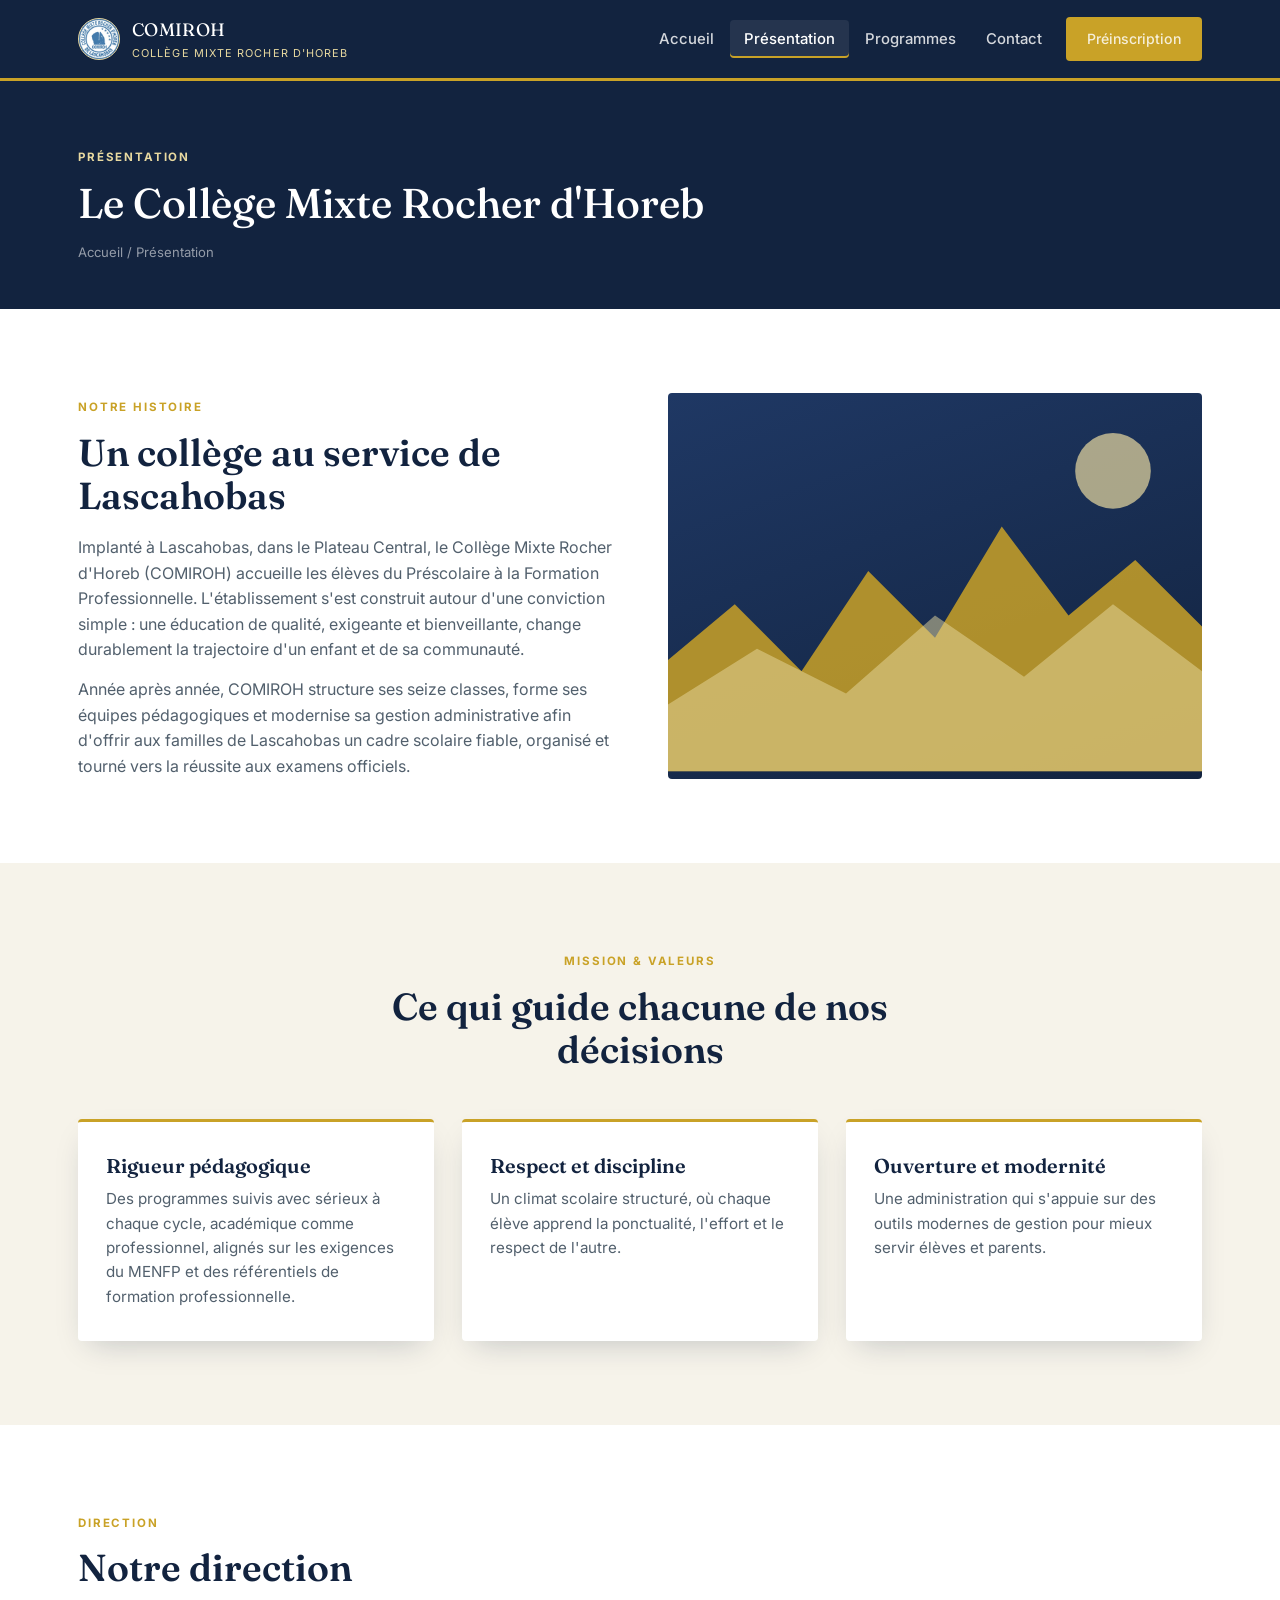
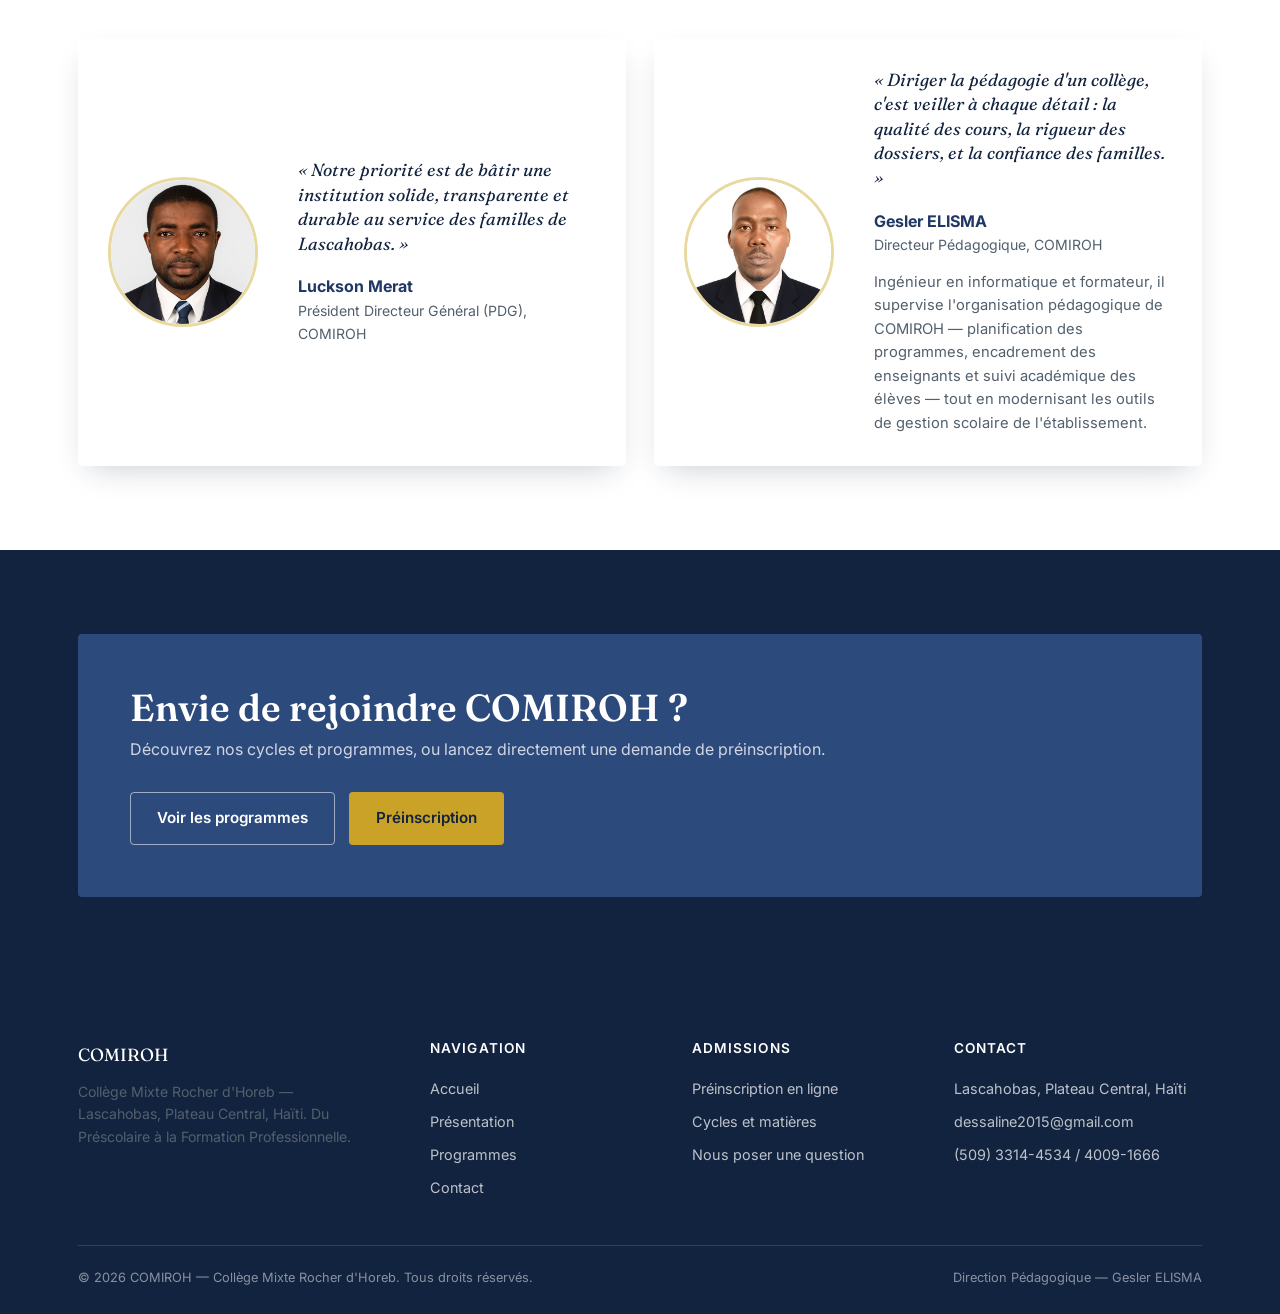
<file: comiroh-site/presentation.html>
<!DOCTYPE html>
<html lang="fr">
<head>
<meta charset="UTF-8">
<meta name="viewport" content="width=device-width, initial-scale=1.0">
<title>Présentation — COMIROH | Collège Mixte Rocher d'Horeb</title>
<meta name="description" content="Découvrez l'histoire, la mission, les valeurs et la direction pédagogique du Collège Mixte Rocher d'Horeb (COMIROH) à Lascahobas, Haïti.">
<link rel="preconnect" href="https://fonts.googleapis.com">
<link rel="preconnect" href="https://fonts.gstatic.com" crossorigin>
<link href="https://fonts.googleapis.com/css2?family=Fraunces:opsz,wght@9..144,400..700&family=Inter:wght@400;500;600;700&display=swap" rel="stylesheet">
<link rel="icon" type="image/jpeg" href="images/logo.jpg">
<link rel="stylesheet" href="css/style.css">
</head>
<body>

<header class="site-header">
  <div class="container">
    <a href="index.html" class="brand">
      <img src="images/logo.jpg" alt="Logo officiel COMIROH" class="brand-mark">
      <span class="brand-text">
        <span class="name">COMIROH</span>
        <span class="tag">Collège Mixte Rocher d'Horeb</span>
      </span>
    </a>
    <nav class="main-nav" aria-label="Navigation principale">
      <ul>
        <li><a href="index.html">Accueil</a></li>
        <li><a href="presentation.html" aria-current="page">Présentation</a></li>
        <li><a href="programmes.html">Programmes</a></li>
        <li><a href="contact.html">Contact</a></li>
        <li class="nav-cta"><a href="preinscription.html" class="btn btn-primary">Préinscription</a></li>
      </ul>
    </nav>
    <button class="nav-toggle" aria-label="Ouvrir le menu" aria-expanded="false">☰</button>
  </div>
  <nav class="mobile-nav" aria-label="Navigation mobile">
    <a href="index.html">Accueil</a>
    <a href="presentation.html">Présentation</a>
    <a href="programmes.html">Programmes</a>
    <a href="contact.html">Contact</a>
    <div class="nav-cta"><a href="preinscription.html" class="btn btn-primary">Préinscription</a></div>
  </nav>
</header>

<section class="page-hero">
  <div class="container">
    <span class="eyebrow">Présentation</span>
    <h1>Le Collège Mixte Rocher d'Horeb</h1>
    <div class="breadcrumb"><a href="index.html">Accueil</a> / Présentation</div>
  </div>
</section>

<section class="section-white">
  <div class="container">
    <div class="split">
      <div>
        <span class="eyebrow">Notre histoire</span>
        <h2>Un collège au service de Lascahobas</h2>
        <p style="margin-top:18px;">Implanté à Lascahobas, dans le Plateau Central, le Collège Mixte Rocher d'Horeb (COMIROH) accueille les élèves du Préscolaire à la Formation Professionnelle. L'établissement s'est construit autour d'une conviction simple : une éducation de qualité, exigeante et bienveillante, change durablement la trajectoire d'un enfant et de sa communauté.</p>
        <p style="margin-top:14px;">Année après année, COMIROH structure ses seize classes, forme ses équipes pédagogiques et modernise sa gestion administrative afin d'offrir aux familles de Lascahobas un cadre scolaire fiable, organisé et tourné vers la réussite aux examens officiels.</p>
      </div>
      <div class="split-visual">
        <svg viewBox="0 0 480 340" width="100%" height="100%" xmlns="http://www.w3.org/2000/svg" aria-hidden="true">
          <path d="M0,340 L0,240 L60,190 L120,250 L180,160 L240,220 L300,120 L360,200 L420,150 L480,210 L480,340 Z" fill="#C9A227" opacity="0.85"/>
          <path d="M0,340 L0,280 L80,230 L160,270 L240,200 L320,255 L400,190 L480,250 L480,340 Z" fill="#E8D9A0" opacity="0.5"/>
          <circle cx="400" cy="70" r="34" fill="#E8D9A0" opacity="0.7"/>
        </svg>
      </div>
    </div>
  </div>
</section>

<section class="section-stone">
  <div class="container">
    <div class="section-head center">
      <span class="eyebrow">Mission &amp; valeurs</span>
      <h2>Ce qui guide chacune de nos décisions</h2>
    </div>
    <div class="grid-3">
      <div class="value-card">
        <h3>Rigueur pédagogique</h3>
        <p>Des programmes suivis avec sérieux à chaque cycle, académique comme professionnel, alignés sur les exigences du MENFP et des référentiels de formation professionnelle.</p>
      </div>
      <div class="value-card">
        <h3>Respect et discipline</h3>
        <p>Un climat scolaire structuré, où chaque élève apprend la ponctualité, l'effort et le respect de l'autre.</p>
      </div>
      <div class="value-card">
        <h3>Ouverture et modernité</h3>
        <p>Une administration qui s'appuie sur des outils modernes de gestion pour mieux servir élèves et parents.</p>
      </div>
    </div>
  </div>
</section>

<section class="section-white">
  <div class="container">
    <div class="section-head">
      <span class="eyebrow">Direction</span>
      <h2>Notre direction</h2>
    </div>
    <div class="leadership-grid">
      <div class="director-block">
        <div class="director-photo"><img src="images/pdg-luckson-merat.jpg" alt="Luckson Merat, PDG de COMIROH"></div>
        <div>
          <p class="director-quote">« Notre priorité est de bâtir une institution solide, transparente et durable au service des familles de Lascahobas. »</p>
          <div class="director-name">Luckson Merat</div>
          <div class="director-role">Président Directeur Général (PDG), COMIROH</div>
        </div>
      </div>
      <div class="director-block">
        <div class="director-photo"><img src="images/directeur-pedagogique.jpg" alt="Gesler ELISMA, Directeur Pédagogique de COMIROH"></div>
        <div>
          <p class="director-quote">« Diriger la pédagogie d'un collège, c'est veiller à chaque détail : la qualité des cours, la rigueur des dossiers, et la confiance des familles. »</p>
          <div class="director-name">Gesler ELISMA</div>
          <div class="director-role">Directeur Pédagogique, COMIROH</div>
          <p style="margin-top:14px; font-size:0.92rem;">Ingénieur en informatique et formateur, il supervise l'organisation pédagogique de COMIROH — planification des programmes, encadrement des enseignants et suivi académique des élèves — tout en modernisant les outils de gestion scolaire de l'établissement.</p>
        </div>
      </div>
    </div>
  </div>
</section>

<section class="section-navy">
  <div class="container">
    <div class="cta-band" style="background:var(--navy-soft);">
      <div>
        <h2>Envie de rejoindre COMIROH ?</h2>
        <p>Découvrez nos cycles et programmes, ou lancez directement une demande de préinscription.</p>
      </div>
      <div style="display:flex; gap:14px; flex-wrap:wrap;">
        <a href="programmes.html" class="btn btn-outline">Voir les programmes</a>
        <a href="preinscription.html" class="btn btn-primary">Préinscription</a>
      </div>
    </div>
  </div>
</section>

<footer class="site-footer">
  <div class="container">
    <div class="footer-grid">
      <div class="footer-brand">
        <span class="name">COMIROH</span>
        <p>Collège Mixte Rocher d'Horeb — Lascahobas, Plateau Central, Haïti. Du Préscolaire à la Formation Professionnelle.</p>
      </div>
      <div>
        <h4>Navigation</h4>
        <ul>
          <li><a href="index.html">Accueil</a></li>
          <li><a href="presentation.html">Présentation</a></li>
          <li><a href="programmes.html">Programmes</a></li>
          <li><a href="contact.html">Contact</a></li>
        </ul>
      </div>
      <div>
        <h4>Admissions</h4>
        <ul>
          <li><a href="preinscription.html">Préinscription en ligne</a></li>
          <li><a href="programmes.html">Cycles et matières</a></li>
          <li><a href="contact.html">Nous poser une question</a></li>
        </ul>
      </div>
      <div>
        <h4>Contact</h4>
        <ul>
          <li>Lascahobas, Plateau Central, Haïti</li>
          <li><a href="mailto:dessaline2015@gmail.com">dessaline2015@gmail.com</a></li>
          <li><a href="tel:+50933144534">(509) 3314-4534 / 4009-1666</a></li>
        </ul>
      </div>
    </div>
    <div class="footer-bottom">
      <span>© <span data-year>2026</span> COMIROH — Collège Mixte Rocher d'Horeb. Tous droits réservés.</span>
      <span>Direction Pédagogique — Gesler ELISMA</span>
    </div>
  </div>
</footer>

<script src="js/script.js"></script>
</body>
</html>
</file>
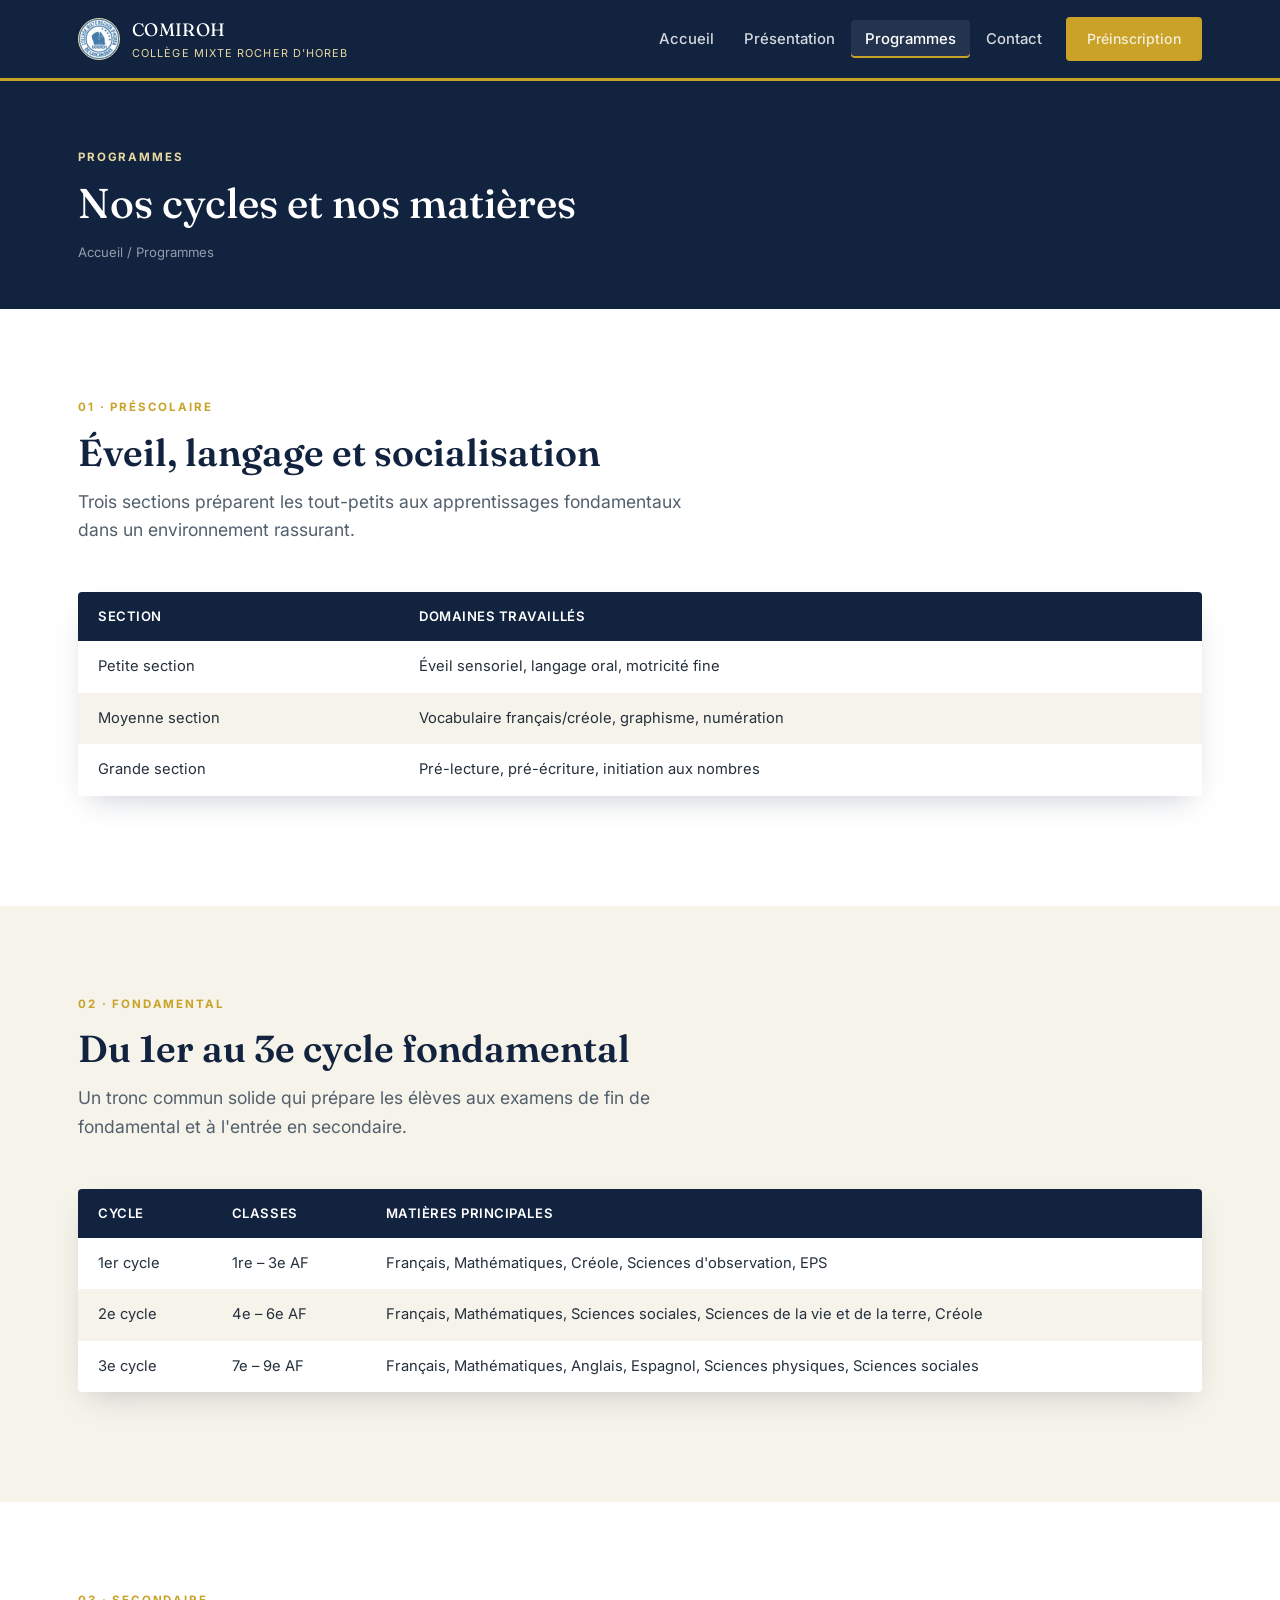
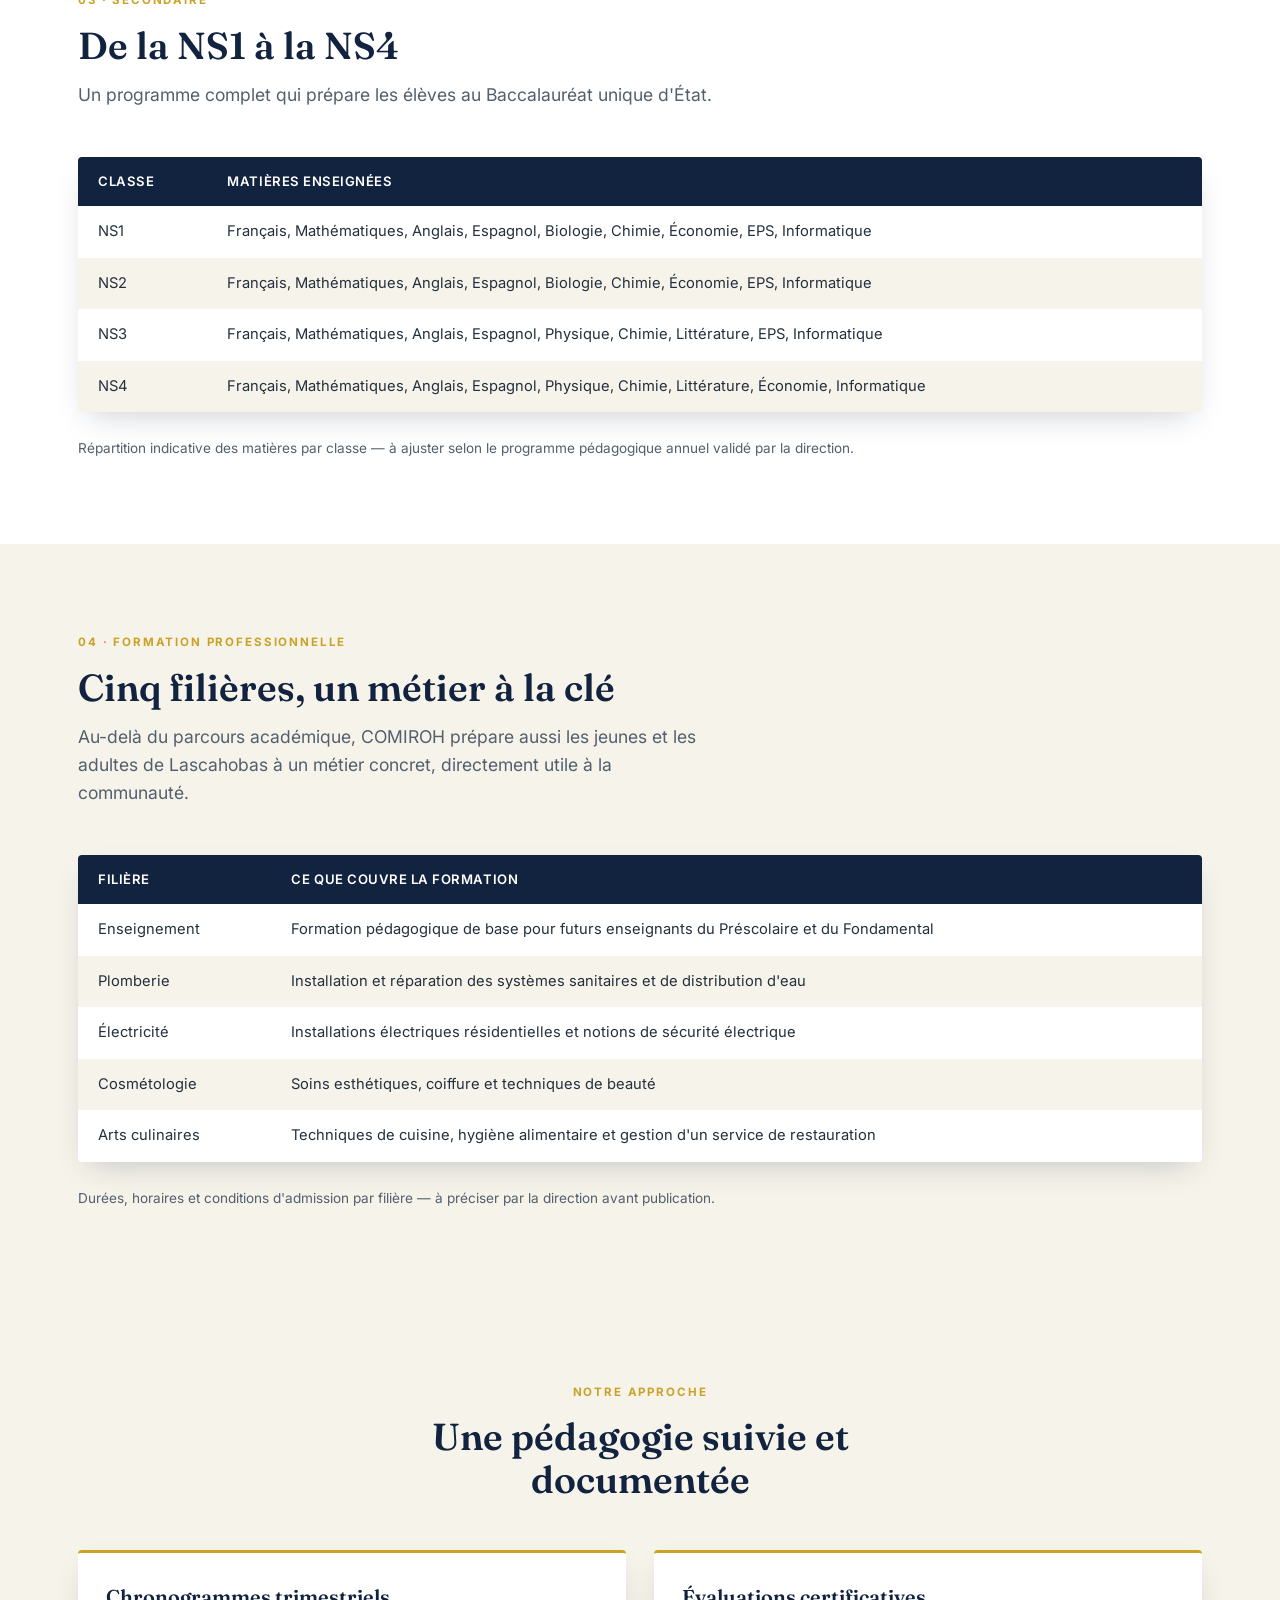
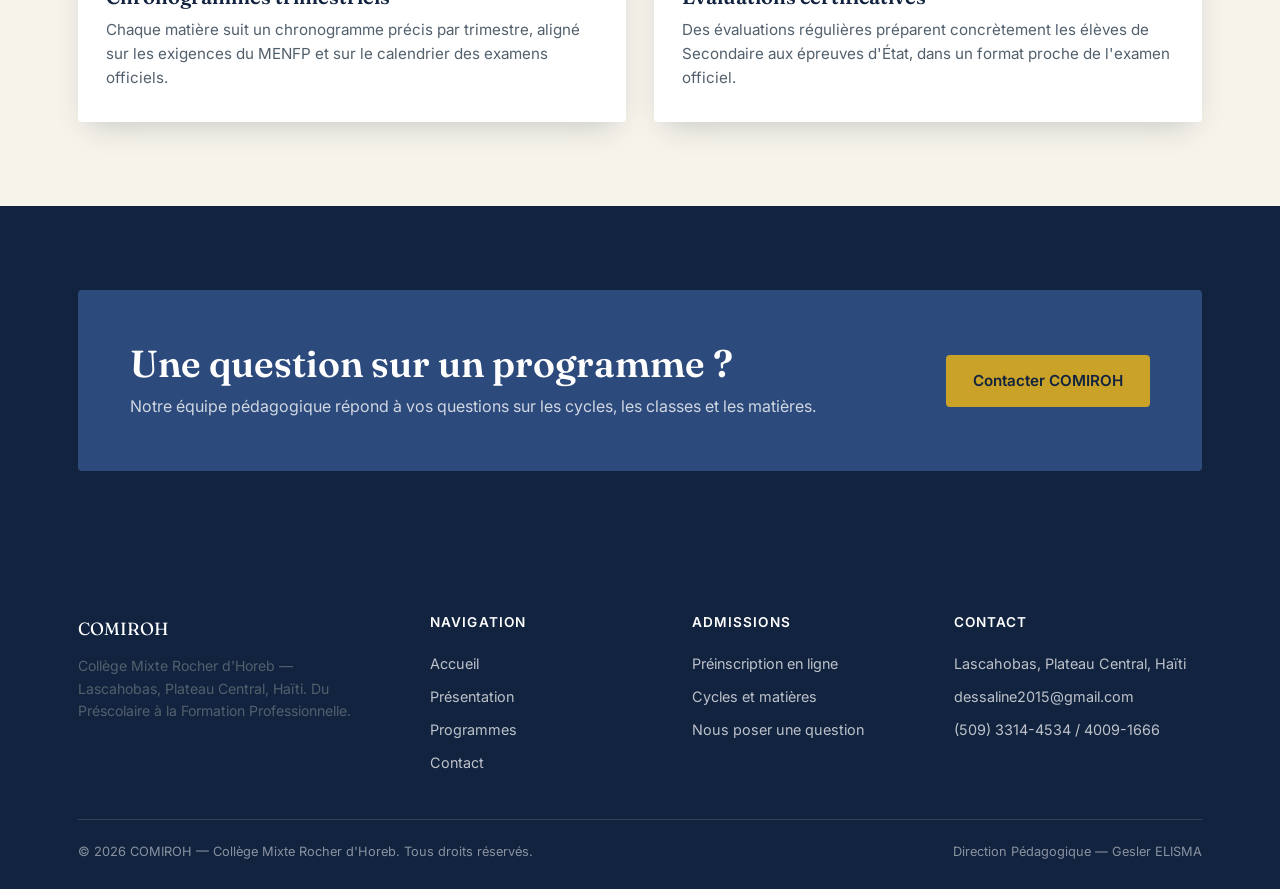
<file: comiroh-site/programmes.html>
<!DOCTYPE html>
<html lang="fr">
<head>
<meta charset="UTF-8">
<meta name="viewport" content="width=device-width, initial-scale=1.0">
<title>Programmes — COMIROH | Collège Mixte Rocher d'Horeb</title>
<meta name="description" content="Cycles, classes et matières enseignées au Collège Mixte Rocher d'Horeb (COMIROH), du Préscolaire à la Formation Professionnelle.">
<link rel="preconnect" href="https://fonts.googleapis.com">
<link rel="preconnect" href="https://fonts.gstatic.com" crossorigin>
<link href="https://fonts.googleapis.com/css2?family=Fraunces:opsz,wght@9..144,400..700&family=Inter:wght@400;500;600;700&display=swap" rel="stylesheet">
<link rel="icon" type="image/jpeg" href="images/logo.jpg">
<link rel="stylesheet" href="css/style.css">
</head>
<body>

<header class="site-header">
  <div class="container">
    <a href="index.html" class="brand">
      <img src="images/logo.jpg" alt="Logo officiel COMIROH" class="brand-mark">
      <span class="brand-text">
        <span class="name">COMIROH</span>
        <span class="tag">Collège Mixte Rocher d'Horeb</span>
      </span>
    </a>
    <nav class="main-nav" aria-label="Navigation principale">
      <ul>
        <li><a href="index.html">Accueil</a></li>
        <li><a href="presentation.html">Présentation</a></li>
        <li><a href="programmes.html" aria-current="page">Programmes</a></li>
        <li><a href="contact.html">Contact</a></li>
        <li class="nav-cta"><a href="preinscription.html" class="btn btn-primary">Préinscription</a></li>
      </ul>
    </nav>
    <button class="nav-toggle" aria-label="Ouvrir le menu" aria-expanded="false">☰</button>
  </div>
  <nav class="mobile-nav" aria-label="Navigation mobile">
    <a href="index.html">Accueil</a>
    <a href="presentation.html">Présentation</a>
    <a href="programmes.html">Programmes</a>
    <a href="contact.html">Contact</a>
    <div class="nav-cta"><a href="preinscription.html" class="btn btn-primary">Préinscription</a></div>
  </nav>
</header>

<section class="page-hero">
  <div class="container">
    <span class="eyebrow">Programmes</span>
    <h1>Nos cycles et nos matières</h1>
    <div class="breadcrumb"><a href="index.html">Accueil</a> / Programmes</div>
  </div>
</section>

<section class="section-white">
  <div class="container">
    <div class="section-head">
      <span class="eyebrow">01 · Préscolaire</span>
      <h2>Éveil, langage et socialisation</h2>
      <p class="lede" style="margin-top:14px;">Trois sections préparent les tout-petits aux apprentissages fondamentaux dans un environnement rassurant.</p>
    </div>
    <div class="table-card">
      <table>
        <thead>
          <tr><th>Section</th><th>Domaines travaillés</th></tr>
        </thead>
        <tbody>
          <tr><td>Petite section</td><td>Éveil sensoriel, langage oral, motricité fine</td></tr>
          <tr><td>Moyenne section</td><td>Vocabulaire français/créole, graphisme, numération</td></tr>
          <tr><td>Grande section</td><td>Pré-lecture, pré-écriture, initiation aux nombres</td></tr>
        </tbody>
      </table>
    </div>
  </div>
</section>

<section class="section-stone">
  <div class="container">
    <div class="section-head">
      <span class="eyebrow">02 · Fondamental</span>
      <h2>Du 1er au 3e cycle fondamental</h2>
      <p class="lede" style="margin-top:14px;">Un tronc commun solide qui prépare les élèves aux examens de fin de fondamental et à l'entrée en secondaire.</p>
    </div>
    <div class="table-card">
      <table>
        <thead>
          <tr><th>Cycle</th><th>Classes</th><th>Matières principales</th></tr>
        </thead>
        <tbody>
          <tr><td>1er cycle</td><td>1re – 3e AF</td><td>Français, Mathématiques, Créole, Sciences d'observation, EPS</td></tr>
          <tr><td>2e cycle</td><td>4e – 6e AF</td><td>Français, Mathématiques, Sciences sociales, Sciences de la vie et de la terre, Créole</td></tr>
          <tr><td>3e cycle</td><td>7e – 9e AF</td><td>Français, Mathématiques, Anglais, Espagnol, Sciences physiques, Sciences sociales</td></tr>
        </tbody>
      </table>
    </div>
  </div>
</section>

<section class="section-white">
  <div class="container">
    <div class="section-head">
      <span class="eyebrow">03 · Secondaire</span>
      <h2>De la NS1 à la NS4</h2>
      <p class="lede" style="margin-top:14px;">Un programme complet qui prépare les élèves au Baccalauréat unique d'État.</p>
    </div>
    <div class="table-card">
      <table>
        <thead>
          <tr><th>Classe</th><th>Matières enseignées</th></tr>
        </thead>
        <tbody>
          <tr><td>NS1</td><td>Français, Mathématiques, Anglais, Espagnol, Biologie, Chimie, Économie, EPS, Informatique</td></tr>
          <tr><td>NS2</td><td>Français, Mathématiques, Anglais, Espagnol, Biologie, Chimie, Économie, EPS, Informatique</td></tr>
          <tr><td>NS3</td><td>Français, Mathématiques, Anglais, Espagnol, Physique, Chimie, Littérature, EPS, Informatique</td></tr>
          <tr><td>NS4</td><td>Français, Mathématiques, Anglais, Espagnol, Physique, Chimie, Littérature, Économie, Informatique</td></tr>
        </tbody>
      </table>
    </div>
    <p style="margin-top:8px; font-size:0.85rem; color:var(--ink-soft);">Répartition indicative des matières par classe — à ajuster selon le programme pédagogique annuel validé par la direction.</p>
  </div>
</section>

<section class="section-stone">
  <div class="container">
    <div class="section-head">
      <span class="eyebrow">04 · Formation Professionnelle</span>
      <h2>Cinq filières, un métier à la clé</h2>
      <p class="lede" style="margin-top:14px;">Au-delà du parcours académique, COMIROH prépare aussi les jeunes et les adultes de Lascahobas à un métier concret, directement utile à la communauté.</p>
    </div>
    <div class="table-card">
      <table>
        <thead>
          <tr><th>Filière</th><th>Ce que couvre la formation</th></tr>
        </thead>
        <tbody>
          <tr><td>Enseignement</td><td>Formation pédagogique de base pour futurs enseignants du Préscolaire et du Fondamental</td></tr>
          <tr><td>Plomberie</td><td>Installation et réparation des systèmes sanitaires et de distribution d'eau</td></tr>
          <tr><td>Électricité</td><td>Installations électriques résidentielles et notions de sécurité électrique</td></tr>
          <tr><td>Cosmétologie</td><td>Soins esthétiques, coiffure et techniques de beauté</td></tr>
          <tr><td>Arts culinaires</td><td>Techniques de cuisine, hygiène alimentaire et gestion d'un service de restauration</td></tr>
        </tbody>
      </table>
    </div>
    <p style="margin-top:8px; font-size:0.85rem; color:var(--ink-soft);">Durées, horaires et conditions d'admission par filière — à préciser par la direction avant publication.</p>
  </div>
</section>

<section class="section-stone">
  <div class="container">
    <div class="section-head center">
      <span class="eyebrow">Notre approche</span>
      <h2>Une pédagogie suivie et documentée</h2>
    </div>
    <div class="grid-2">
      <div class="value-card">
        <h3>Chronogrammes trimestriels</h3>
        <p>Chaque matière suit un chronogramme précis par trimestre, aligné sur les exigences du MENFP et sur le calendrier des examens officiels.</p>
      </div>
      <div class="value-card">
        <h3>Évaluations certificatives</h3>
        <p>Des évaluations régulières préparent concrètement les élèves de Secondaire aux épreuves d'État, dans un format proche de l'examen officiel.</p>
      </div>
    </div>
  </div>
</section>

<section class="section-navy">
  <div class="container">
    <div class="cta-band" style="background:var(--navy-soft);">
      <div>
        <h2>Une question sur un programme ?</h2>
        <p>Notre équipe pédagogique répond à vos questions sur les cycles, les classes et les matières.</p>
      </div>
      <a href="contact.html" class="btn btn-primary">Contacter COMIROH</a>
    </div>
  </div>
</section>

<footer class="site-footer">
  <div class="container">
    <div class="footer-grid">
      <div class="footer-brand">
        <span class="name">COMIROH</span>
        <p>Collège Mixte Rocher d'Horeb — Lascahobas, Plateau Central, Haïti. Du Préscolaire à la Formation Professionnelle.</p>
      </div>
      <div>
        <h4>Navigation</h4>
        <ul>
          <li><a href="index.html">Accueil</a></li>
          <li><a href="presentation.html">Présentation</a></li>
          <li><a href="programmes.html">Programmes</a></li>
          <li><a href="contact.html">Contact</a></li>
        </ul>
      </div>
      <div>
        <h4>Admissions</h4>
        <ul>
          <li><a href="preinscription.html">Préinscription en ligne</a></li>
          <li><a href="programmes.html">Cycles et matières</a></li>
          <li><a href="contact.html">Nous poser une question</a></li>
        </ul>
      </div>
      <div>
        <h4>Contact</h4>
        <ul>
          <li>Lascahobas, Plateau Central, Haïti</li>
          <li><a href="mailto:dessaline2015@gmail.com">dessaline2015@gmail.com</a></li>
          <li><a href="tel:+50933144534">(509) 3314-4534 / 4009-1666</a></li>
        </ul>
      </div>
    </div>
    <div class="footer-bottom">
      <span>© <span data-year>2026</span> COMIROH — Collège Mixte Rocher d'Horeb. Tous droits réservés.</span>
      <span>Direction Pédagogique — Gesler ELISMA</span>
    </div>
  </div>
</footer>

<script src="js/script.js"></script>
</body>
</html>
</file>
<file: comiroh-site/css/style.css>
/* ============================================================
   COMIROH — Collège Mixte Rocher d'Horeb
   Design tokens
   Palette : Navy institutionnel #1F3864 · Or #C9A227
             Pierre #F6F3EA · Vert plateau #3F6B4B
   Typo    : Fraunces (display) + Inter (texte courant)
   Signature : crêtes montagneuses superposées (réf. "Rocher d'Horeb"
               et le relief du Plateau Central) utilisées comme
               séparateurs de section et trame du hero.
   ============================================================ */

:root {
  --navy: #1F3864;
  --navy-deep: #12233F;
  --navy-soft: #2C4A7C;
  --gold: #C9A227;
  --gold-light: #E8D9A0;
  --stone: #F6F3EA;
  --stone-dark: #ECE6D6;
  --green: #3F6B4B;
  --ink: #24303D;
  --ink-soft: #52606D;
  --white: #FFFFFF;

  --font-display: 'Fraunces', 'Georgia', serif;
  --font-body: 'Inter', 'Calibri', 'Segoe UI', sans-serif;

  --radius: 4px;
  --shadow-card: 0 12px 30px -12px rgba(18, 35, 63, 0.25);
  --max-width: 1180px;
}

* { box-sizing: border-box; margin: 0; padding: 0; }

html { scroll-behavior: smooth; }

body {
  font-family: var(--font-body);
  color: var(--ink);
  background: var(--stone);
  line-height: 1.6;
  -webkit-font-smoothing: antialiased;
}

img { max-width: 100%; display: block; }
a { color: inherit; text-decoration: none; }
ul { list-style: none; }

.container {
  max-width: var(--max-width);
  margin: 0 auto;
  padding: 0 28px;
}

.eyebrow {
  display: inline-block;
  font-family: var(--font-body);
  font-size: 0.72rem;
  font-weight: 700;
  letter-spacing: 0.16em;
  text-transform: uppercase;
  color: var(--gold);
  margin-bottom: 14px;
}

h1, h2, h3, h4 {
  font-family: var(--font-display);
  color: var(--navy-deep);
  font-weight: 600;
  line-height: 1.15;
}

h1 { font-size: clamp(2.2rem, 4.2vw, 3.4rem); font-weight: 500; }
h2 { font-size: clamp(1.7rem, 3vw, 2.35rem); }
h3 { font-size: 1.25rem; }

p { color: var(--ink-soft); }

.lede {
  font-size: 1.1rem;
  color: var(--ink-soft);
  max-width: 640px;
}

/* ---------- Boutons ---------- */
.btn {
  display: inline-flex;
  align-items: center;
  gap: 8px;
  padding: 13px 26px;
  border-radius: var(--radius);
  font-weight: 600;
  font-size: 0.95rem;
  border: 1.5px solid transparent;
  cursor: pointer;
  transition: transform 0.15s ease, box-shadow 0.15s ease, background 0.15s ease;
}
.btn-primary {
  background: var(--gold);
  color: var(--navy-deep);
}
.btn-primary:hover { transform: translateY(-2px); box-shadow: 0 10px 20px -8px rgba(201,162,39,0.55); }
.btn-outline {
  background: transparent;
  border-color: rgba(255,255,255,0.55);
  color: var(--white);
}
.btn-outline:hover { background: rgba(255,255,255,0.12); }
.btn-outline-navy {
  background: transparent;
  border-color: var(--navy);
  color: var(--navy);
}
.btn-outline-navy:hover { background: var(--navy); color: var(--white); }

/* ---------- Header ---------- */
.site-header {
  position: sticky;
  top: 0;
  z-index: 100;
  background: var(--navy-deep);
  border-bottom: 3px solid var(--gold);
}
.site-header .container {
  display: flex;
  align-items: center;
  justify-content: space-between;
  height: 78px;
}
.brand { display: flex; align-items: center; gap: 12px; }
.brand-mark {
  width: 42px; height: 42px;
  flex-shrink: 0;
  border-radius: 50%;
  object-fit: cover;
  background: var(--white);
  border: 1.5px solid var(--gold-light);
}
.brand-text { color: var(--white); }
.brand-text .name {
  font-family: var(--font-display);
  font-size: 1.12rem;
  letter-spacing: 0.02em;
  display: block;
}
.brand-text .tag {
  font-size: 0.68rem;
  letter-spacing: 0.1em;
  text-transform: uppercase;
  color: var(--gold-light);
  display: block;
}

.main-nav ul { display: flex; gap: 2px; align-items: center; }
.main-nav a {
  color: rgba(255,255,255,0.82);
  font-size: 0.93rem;
  font-weight: 500;
  padding: 10px 14px;
  border-radius: var(--radius);
  transition: background 0.15s ease, color 0.15s ease;
}
.main-nav a:hover, .main-nav a[aria-current="page"] {
  background: rgba(255,255,255,0.08);
  color: var(--white);
}
.main-nav a[aria-current="page"] { box-shadow: inset 0 -2px 0 var(--gold); }

.nav-cta { margin-left: 8px; }
.nav-cta .btn { padding: 10px 20px; font-size: 0.88rem; }

.nav-toggle {
  display: none;
  background: none;
  border: none;
  color: var(--white);
  font-size: 1.6rem;
  cursor: pointer;
}

/* ---------- Ridge divider (signature) ---------- */
.ridge {
  width: 100%;
  height: 46px;
  display: block;
}
.ridge-navy { background: var(--navy-deep); }
.ridge-stone { background: var(--stone); }
.ridge path { fill: currentColor; }

/* ---------- Hero ---------- */
.hero {
  position: relative;
  background: linear-gradient(180deg, var(--navy-deep) 0%, var(--navy) 72%, var(--navy) 100%);
  color: var(--white);
  overflow: hidden;
  padding: 88px 0 0;
}
.hero .container {
  position: relative;
  z-index: 2;
  display: grid;
  grid-template-columns: 1.1fr 0.9fr;
  gap: 48px;
  align-items: center;
  padding-bottom: 90px;
}
.hero-eyebrow {
  color: var(--gold-light);
  font-size: 0.78rem;
  font-weight: 700;
  letter-spacing: 0.18em;
  text-transform: uppercase;
  margin-bottom: 20px;
  display: flex;
  align-items: center;
  gap: 10px;
}
.hero-eyebrow::before {
  content: "";
  width: 26px; height: 2px;
  background: var(--gold);
  display: inline-block;
}
.hero h1 { color: var(--white); margin-bottom: 22px; }
.hero h1 em {
  font-style: normal;
  color: var(--gold-light);
}
.hero .lede { color: rgba(255,255,255,0.82); margin-bottom: 34px; font-size: 1.12rem; }
.hero-actions { display: flex; gap: 14px; flex-wrap: wrap; }

.hero-badge {
  background: rgba(255,255,255,0.06);
  border: 1px solid rgba(255,255,255,0.16);
  border-radius: 10px;
  padding: 30px;
  backdrop-filter: blur(2px);
}
.hero-badge .cycle-row {
  display: flex;
  justify-content: space-between;
  align-items: center;
  padding: 13px 0;
  border-bottom: 1px solid rgba(255,255,255,0.14);
}
.hero-badge .cycle-row:last-child { border-bottom: none; }
.hero-badge .cycle-row .num {
  font-family: var(--font-display);
  color: var(--gold);
  font-size: 1.4rem;
  width: 34px;
}
.hero-badge .cycle-row .label { flex: 1; padding: 0 12px; color: var(--white); font-weight: 500; }
.hero-badge .cycle-row .span { color: rgba(255,255,255,0.55); font-size: 0.82rem; }

.hero-ridges {
  position: absolute;
  left: 0; right: 0; bottom: 0;
  line-height: 0;
  z-index: 1;
}

/* ---------- Sections ---------- */
section { padding: 84px 0; }
.section-stone { background: var(--stone); }
.section-white { background: var(--white); }
.section-navy { background: var(--navy-deep); color: var(--white); }
.section-head { max-width: 640px; margin-bottom: 48px; }
.section-head.center { margin-left: auto; margin-right: auto; text-align: center; }

/* ---------- Stat strip ---------- */
.stat-strip {
  background: var(--white);
  border-bottom: 1px solid var(--stone-dark);
}
.stat-strip .container {
  display: grid;
  grid-template-columns: repeat(4, 1fr);
  gap: 0;
}
.stat {
  padding: 34px 24px;
  text-align: center;
  border-left: 1px solid var(--stone-dark);
}
.stat:first-child { border-left: none; }
.stat .figure {
  font-family: var(--font-display);
  font-size: 2.3rem;
  color: var(--navy);
  display: block;
}
.stat .label {
  font-size: 0.8rem;
  color: var(--ink-soft);
  text-transform: uppercase;
  letter-spacing: 0.06em;
  margin-top: 4px;
  display: block;
}

/* ---------- Cards ---------- */
.grid-3 { display: grid; grid-template-columns: repeat(3, 1fr); gap: 28px; }
.grid-4 { display: grid; grid-template-columns: repeat(4, 1fr); gap: 22px; }
.grid-2 { display: grid; grid-template-columns: repeat(2, 1fr); gap: 28px; }

.value-card {
  background: var(--white);
  border-radius: var(--radius);
  padding: 32px 28px;
  box-shadow: var(--shadow-card);
  border-top: 3px solid var(--gold);
}
.value-card h3 { margin-bottom: 10px; }
.value-card p { font-size: 0.95rem; }

/* Cycles — ordre réel du parcours scolaire, la numérotation est donc légitime */
.cycle-card {
  background: var(--white);
  border-radius: var(--radius);
  overflow: hidden;
  box-shadow: var(--shadow-card);
  display: flex;
  flex-direction: column;
}
.cycle-card .head {
  background: var(--navy-deep);
  color: var(--white);
  padding: 24px 26px;
  display: flex;
  align-items: baseline;
  gap: 14px;
}
.cycle-card .head .num {
  font-family: var(--font-display);
  font-size: 1.8rem;
  color: var(--gold);
}
.cycle-card .head .title { font-family: var(--font-display); font-size: 1.15rem; }
.cycle-card .body { padding: 22px 26px; flex: 1; }
.cycle-card .body ul li {
  font-size: 0.92rem;
  color: var(--ink-soft);
  padding: 6px 0;
  border-bottom: 1px dashed var(--stone-dark);
}
.cycle-card .body ul li:last-child { border-bottom: none; }
.cycle-card .foot {
  padding: 16px 26px;
  background: var(--stone);
  font-size: 0.82rem;
  color: var(--navy);
  font-weight: 600;
}

/* ---------- Quote / director ---------- */
.director-block {
  display: grid;
  grid-template-columns: 220px 1fr;
  gap: 40px;
  align-items: center;
  background: var(--white);
  border-radius: var(--radius);
  padding: 40px;
  box-shadow: var(--shadow-card);
}
.director-photo {
  width: 100%;
  aspect-ratio: 1;
  border-radius: 50%;
  background: linear-gradient(145deg, var(--navy) 0%, var(--navy-deep) 100%);
  display: flex;
  align-items: center;
  justify-content: center;
  color: var(--gold-light);
  font-family: var(--font-display);
  font-size: 2.6rem;
  border: 4px solid var(--gold-light);
  overflow: hidden;
}
.director-photo img {
  width: 100%;
  height: 100%;
  object-fit: cover;
}
.director-quote {
  font-family: var(--font-display);
  font-size: 1.35rem;
  color: var(--navy-deep);
  font-style: italic;
  margin-bottom: 18px;
  line-height: 1.4;
}
.director-name { font-weight: 700; color: var(--navy); }
.director-role { color: var(--ink-soft); font-size: 0.88rem; }

.leadership-grid { display: grid; grid-template-columns: 1fr 1fr; gap: 28px; }
.leadership-grid .director-block { grid-template-columns: 150px 1fr; padding: 30px; }
.leadership-grid .director-photo { border-width: 3px; }
.leadership-grid .director-quote { font-size: 1.1rem; }
.timeline { border-left: 2px solid var(--gold); padding-left: 30px; }
.timeline-item { position: relative; padding-bottom: 34px; }
.timeline-item:last-child { padding-bottom: 0; }
.timeline-item::before {
  content: "";
  position: absolute;
  left: -37px; top: 4px;
  width: 12px; height: 12px;
  border-radius: 50%;
  background: var(--gold);
  border: 2px solid var(--white);
}
.timeline-item .when {
  font-size: 0.78rem;
  text-transform: uppercase;
  letter-spacing: 0.08em;
  color: var(--gold);
  font-weight: 700;
}

/* ---------- CTA band ---------- */
.cta-band {
  background: var(--navy);
  color: var(--white);
  border-radius: var(--radius);
  padding: 52px;
  display: flex;
  align-items: center;
  justify-content: space-between;
  gap: 30px;
  flex-wrap: wrap;
}
.cta-band h2 { color: var(--white); margin-bottom: 8px; }
.cta-band p { color: rgba(255,255,255,0.78); }

/* ---------- Footer ---------- */
.site-footer {
  background: var(--navy-deep);
  color: rgba(255,255,255,0.72);
  padding: 60px 0 26px;
}
.footer-grid {
  display: grid;
  grid-template-columns: 1.4fr 1fr 1fr 1.1fr;
  gap: 36px;
  padding-bottom: 40px;
  border-bottom: 1px solid rgba(255,255,255,0.14);
}
.footer-grid h4 {
  color: var(--white);
  font-size: 0.85rem;
  text-transform: uppercase;
  letter-spacing: 0.08em;
  margin-bottom: 16px;
  font-family: var(--font-body);
}
.footer-grid li { padding: 5px 0; font-size: 0.9rem; }
.footer-grid a:hover { color: var(--gold-light); }
.footer-brand .name { font-family: var(--font-display); color: var(--white); font-size: 1.1rem; }
.footer-brand p { margin-top: 12px; font-size: 0.88rem; max-width: 280px; }
.footer-bottom {
  padding-top: 22px;
  display: flex;
  justify-content: space-between;
  font-size: 0.8rem;
  color: rgba(255,255,255,0.5);
  flex-wrap: wrap;
  gap: 10px;
}

/* ---------- Page hero (pages secondaires) ---------- */
.page-hero {
  background: var(--navy-deep);
  color: var(--white);
  padding: 62px 0 46px;
  position: relative;
}
.page-hero .eyebrow { color: var(--gold-light); }
.page-hero h1 { color: var(--white); font-size: clamp(1.9rem, 3.4vw, 2.6rem); }
.breadcrumb { font-size: 0.82rem; color: rgba(255,255,255,0.55); margin-top: 14px; }
.breadcrumb a:hover { color: var(--gold-light); }

/* ---------- Tables (programmes) ---------- */
.table-card {
  background: var(--white);
  border-radius: var(--radius);
  box-shadow: var(--shadow-card);
  overflow: hidden;
  margin-bottom: 26px;
}
.table-card table { width: 100%; border-collapse: collapse; }
.table-card thead { background: var(--navy-deep); color: var(--white); }
.table-card th, .table-card td {
  text-align: left;
  padding: 14px 20px;
  font-size: 0.92rem;
}
.table-card tbody tr:nth-child(even) { background: var(--stone); }
.table-card th { font-weight: 600; font-size: 0.82rem; text-transform: uppercase; letter-spacing: 0.04em; }

/* ---------- Forms ---------- */
.form-card {
  background: var(--white);
  border-radius: var(--radius);
  box-shadow: var(--shadow-card);
  padding: 40px;
}
.form-section-title {
  font-family: var(--font-display);
  color: var(--navy);
  font-size: 1.05rem;
  margin: 30px 0 16px;
  padding-bottom: 8px;
  border-bottom: 2px solid var(--gold-light);
}
.form-section-title:first-child { margin-top: 0; }
.form-row { display: grid; grid-template-columns: 1fr 1fr; gap: 18px; margin-bottom: 18px; }
.field { display: flex; flex-direction: column; gap: 6px; }
.field.full { grid-column: 1 / -1; }
.field label { font-size: 0.85rem; font-weight: 600; color: var(--navy-deep); }
.field label .req { color: #B3261E; }
.field input, .field select, .field textarea {
  font-family: var(--font-body);
  font-size: 0.95rem;
  padding: 11px 13px;
  border: 1.5px solid var(--stone-dark);
  border-radius: var(--radius);
  background: var(--stone);
  color: var(--ink);
  transition: border-color 0.15s ease, background 0.15s ease;
}
.field input:focus, .field select:focus, .field textarea:focus {
  outline: none;
  border-color: var(--navy);
  background: var(--white);
}
.field textarea { resize: vertical; min-height: 100px; }
.field input.field-invalid, .field select.field-invalid, .field textarea.field-invalid {
  border-color: #B3261E;
  background: #FBEAEA;
}
.field .hint { font-size: 0.78rem; color: var(--ink-soft); }
.form-note {
  background: var(--stone);
  border-left: 3px solid var(--gold);
  padding: 16px 18px;
  font-size: 0.88rem;
  color: var(--ink-soft);
  border-radius: var(--radius);
  margin-bottom: 30px;
}
.form-actions { display: flex; align-items: center; gap: 18px; margin-top: 8px; flex-wrap: wrap; }
.form-msg {
  margin-top: 18px;
  padding: 16px 18px;
  border-radius: var(--radius);
  font-size: 0.92rem;
  display: none;
}
.form-msg.ok { display: block; background: #E7F3EA; color: var(--green); border: 1px solid #BFE0C6; }
.form-msg.err { display: block; background: #FBEAEA; color: #B3261E; border: 1px solid #F1C7C7; }

.contact-info-card {
  background: var(--navy-deep);
  color: var(--white);
  border-radius: var(--radius);
  padding: 34px;
}
.contact-info-card h3 { color: var(--white); margin-bottom: 20px; }
.contact-line { display: flex; gap: 14px; padding: 14px 0; border-bottom: 1px solid rgba(255,255,255,0.12); }
.contact-line:last-of-type { border-bottom: none; }
.contact-line .ic { color: var(--gold-light); font-size: 1.1rem; width: 22px; flex-shrink: 0; }
.contact-line .txt strong { display: block; color: var(--white); font-size: 0.9rem; }
.contact-line .txt span { font-size: 0.85rem; color: rgba(255,255,255,0.68); }
.map-link {
  margin-top: 22px;
  display: inline-flex;
  gap: 8px;
  align-items: center;
  font-size: 0.85rem;
  color: var(--gold-light);
  border: 1px solid rgba(255,255,255,0.3);
  padding: 10px 16px;
  border-radius: var(--radius);
}
.map-link:hover { background: rgba(255,255,255,0.08); }

/* ---------- History / values page ---------- */
.split {
  display: grid;
  grid-template-columns: 1fr 1fr;
  gap: 56px;
  align-items: center;
}
.split-visual {
  background: linear-gradient(160deg, var(--navy) 0%, var(--navy-deep) 100%);
  border-radius: var(--radius);
  min-height: 340px;
  position: relative;
  overflow: hidden;
}

/* ---------- Utility ---------- */
.mt-0 { margin-top: 0; }
.tag-pill {
  display: inline-block;
  background: var(--gold-light);
  color: var(--navy-deep);
  font-size: 0.72rem;
  font-weight: 700;
  padding: 5px 12px;
  border-radius: 999px;
  letter-spacing: 0.04em;
}

/* ============================================================
   Responsive
   ============================================================ */
@media (max-width: 960px) {
  .main-nav { display: none; }
  .nav-toggle { display: block; }
  .hero .container { grid-template-columns: 1fr; }
  .grid-3, .grid-2, .grid-4 { grid-template-columns: 1fr; }
  .stat-strip .container { grid-template-columns: repeat(2, 1fr); }
  .stat:nth-child(3) { border-left: none; }
  .director-block { grid-template-columns: 1fr; text-align: center; }
  .director-photo { width: 140px; margin: 0 auto; }
  .leadership-grid { grid-template-columns: 1fr; }
  .leadership-grid .director-block { grid-template-columns: 1fr; }
  .split { grid-template-columns: 1fr; }
  .footer-grid { grid-template-columns: 1fr 1fr; }
  .form-row { grid-template-columns: 1fr; }
  .cta-band { flex-direction: column; align-items: flex-start; }
}

@media (max-width: 560px) {
  section { padding: 56px 0; }
  .footer-grid { grid-template-columns: 1fr; }
  .stat-strip .container { grid-template-columns: 1fr 1fr; }
}

@media (prefers-reduced-motion: reduce) {
  html { scroll-behavior: auto; }
  .btn { transition: none; }
}

/* ---------- Mobile nav drawer ---------- */
.mobile-nav {
  display: none;
  flex-direction: column;
  background: var(--navy-deep);
  border-top: 1px solid rgba(255,255,255,0.12);
}
.mobile-nav.open { display: flex; }
.mobile-nav a {
  padding: 16px 28px;
  color: rgba(255,255,255,0.85);
  border-bottom: 1px solid rgba(255,255,255,0.08);
  font-size: 0.95rem;
}
.mobile-nav .nav-cta { margin: 16px 28px; }
</file>
<file: css/style.css>
/* ============================================================
   COMIROH — Collège Mixte Rocher d'Horeb
   Design tokens
   Palette : Navy institutionnel #1F3864 · Or #C9A227
             Pierre #F6F3EA · Vert plateau #3F6B4B
   Typo    : Fraunces (display) + Inter (texte courant)
   Signature : crêtes montagneuses superposées (réf. "Rocher d'Horeb"
               et le relief du Plateau Central) utilisées comme
               séparateurs de section et trame du hero.
   ============================================================ */

:root {
  --navy: #1F3864;
  --navy-deep: #12233F;
  --navy-soft: #2C4A7C;
  --gold: #C9A227;
  --gold-light: #E8D9A0;
  --stone: #F6F3EA;
  --stone-dark: #ECE6D6;
  --green: #3F6B4B;
  --ink: #24303D;
  --ink-soft: #52606D;
  --white: #FFFFFF;

  --font-display: 'Fraunces', 'Georgia', serif;
  --font-body: 'Inter', 'Calibri', 'Segoe UI', sans-serif;

  --radius: 4px;
  --shadow-card: 0 12px 30px -12px rgba(18, 35, 63, 0.25);
  --max-width: 1180px;
}

* { box-sizing: border-box; margin: 0; padding: 0; }

html { scroll-behavior: smooth; }

body {
  font-family: var(--font-body);
  color: var(--ink);
  background: var(--stone);
  line-height: 1.6;
  -webkit-font-smoothing: antialiased;
}

img { max-width: 100%; display: block; }
a { color: inherit; text-decoration: none; }
ul { list-style: none; }

.container {
  max-width: var(--max-width);
  margin: 0 auto;
  padding: 0 28px;
}

.eyebrow {
  display: inline-block;
  font-family: var(--font-body);
  font-size: 0.72rem;
  font-weight: 700;
  letter-spacing: 0.16em;
  text-transform: uppercase;
  color: var(--gold);
  margin-bottom: 14px;
}

h1, h2, h3, h4 {
  font-family: var(--font-display);
  color: var(--navy-deep);
  font-weight: 600;
  line-height: 1.15;
}

h1 { font-size: clamp(2.2rem, 4.2vw, 3.4rem); font-weight: 500; }
h2 { font-size: clamp(1.7rem, 3vw, 2.35rem); }
h3 { font-size: 1.25rem; }

p { color: var(--ink-soft); }

.lede {
  font-size: 1.1rem;
  color: var(--ink-soft);
  max-width: 640px;
}

/* ---------- Boutons ---------- */
.btn {
  display: inline-flex;
  align-items: center;
  gap: 8px;
  padding: 13px 26px;
  border-radius: var(--radius);
  font-weight: 600;
  font-size: 0.95rem;
  border: 1.5px solid transparent;
  cursor: pointer;
  transition: transform 0.15s ease, box-shadow 0.15s ease, background 0.15s ease;
}
.btn-primary {
  background: var(--gold);
  color: var(--navy-deep);
}
.btn-primary:hover { transform: translateY(-2px); box-shadow: 0 10px 20px -8px rgba(201,162,39,0.55); }
.btn-outline {
  background: transparent;
  border-color: rgba(255,255,255,0.55);
  color: var(--white);
}
.btn-outline:hover { background: rgba(255,255,255,0.12); }
.btn-outline-navy {
  background: transparent;
  border-color: var(--navy);
  color: var(--navy);
}
.btn-outline-navy:hover { background: var(--navy); color: var(--white); }

/* ---------- Header ---------- */
.site-header {
  position: sticky;
  top: 0;
  z-index: 100;
  background: var(--navy-deep);
  border-bottom: 3px solid var(--gold);
}
.site-header .container {
  display: flex;
  align-items: center;
  justify-content: space-between;
  height: 78px;
}
.brand { display: flex; align-items: center; gap: 12px; }
.brand-mark {
  width: 42px; height: 42px;
  flex-shrink: 0;
  border-radius: 50%;
  object-fit: cover;
  background: var(--white);
  border: 1.5px solid var(--gold-light);
}
.brand-text { color: var(--white); }
.brand-text .name {
  font-family: var(--font-display);
  font-size: 1.12rem;
  letter-spacing: 0.02em;
  display: block;
}
.brand-text .tag {
  font-size: 0.68rem;
  letter-spacing: 0.1em;
  text-transform: uppercase;
  color: var(--gold-light);
  display: block;
}

.main-nav ul { display: flex; gap: 2px; align-items: center; }
.main-nav a {
  color: rgba(255,255,255,0.82);
  font-size: 0.93rem;
  font-weight: 500;
  padding: 10px 14px;
  border-radius: var(--radius);
  transition: background 0.15s ease, color 0.15s ease;
}
.main-nav a:hover, .main-nav a[aria-current="page"] {
  background: rgba(255,255,255,0.08);
  color: var(--white);
}
.main-nav a[aria-current="page"] { box-shadow: inset 0 -2px 0 var(--gold); }

.nav-cta { margin-left: 8px; }
.nav-cta .btn { padding: 10px 20px; font-size: 0.88rem; }

.nav-toggle {
  display: none;
  background: none;
  border: none;
  color: var(--white);
  font-size: 1.6rem;
  cursor: pointer;
}

/* ---------- Ridge divider (signature) ---------- */
.ridge {
  width: 100%;
  height: 46px;
  display: block;
}
.ridge-navy { background: var(--navy-deep); }
.ridge-stone { background: var(--stone); }
.ridge path { fill: currentColor; }

/* ---------- Hero ---------- */
.hero {
  position: relative;
  background: linear-gradient(180deg, var(--navy-deep) 0%, var(--navy) 72%, var(--navy) 100%);
  color: var(--white);
  overflow: hidden;
  padding: 88px 0 0;
}
.hero .container {
  position: relative;
  z-index: 2;
  display: grid;
  grid-template-columns: 1.1fr 0.9fr;
  gap: 48px;
  align-items: center;
  padding-bottom: 90px;
}
.hero-eyebrow {
  color: var(--gold-light);
  font-size: 0.78rem;
  font-weight: 700;
  letter-spacing: 0.18em;
  text-transform: uppercase;
  margin-bottom: 20px;
  display: flex;
  align-items: center;
  gap: 10px;
}
.hero-eyebrow::before {
  content: "";
  width: 26px; height: 2px;
  background: var(--gold);
  display: inline-block;
}
.hero h1 { color: var(--white); margin-bottom: 22px; }
.hero h1 em {
  font-style: normal;
  color: var(--gold-light);
}
.hero .lede { color: rgba(255,255,255,0.82); margin-bottom: 34px; font-size: 1.12rem; }
.hero-actions { display: flex; gap: 14px; flex-wrap: wrap; }

.hero-badge {
  background: rgba(255,255,255,0.06);
  border: 1px solid rgba(255,255,255,0.16);
  border-radius: 10px;
  padding: 30px;
  backdrop-filter: blur(2px);
}
.hero-badge .cycle-row {
  display: flex;
  justify-content: space-between;
  align-items: center;
  padding: 13px 0;
  border-bottom: 1px solid rgba(255,255,255,0.14);
}
.hero-badge .cycle-row:last-child { border-bottom: none; }
.hero-badge .cycle-row .num {
  font-family: var(--font-display);
  color: var(--gold);
  font-size: 1.4rem;
  width: 34px;
}
.hero-badge .cycle-row .label { flex: 1; padding: 0 12px; color: var(--white); font-weight: 500; }
.hero-badge .cycle-row .span { color: rgba(255,255,255,0.55); font-size: 0.82rem; }

.hero-ridges {
  position: absolute;
  left: 0; right: 0; bottom: 0;
  line-height: 0;
  z-index: 1;
}

/* ---------- Sections ---------- */
section { padding: 84px 0; }
.section-stone { background: var(--stone); }
.section-white { background: var(--white); }
.section-navy { background: var(--navy-deep); color: var(--white); }
.section-head { max-width: 640px; margin-bottom: 48px; }
.section-head.center { margin-left: auto; margin-right: auto; text-align: center; }

/* ---------- Stat strip ---------- */
.stat-strip {
  background: var(--white);
  border-bottom: 1px solid var(--stone-dark);
}
.stat-strip .container {
  display: grid;
  grid-template-columns: repeat(4, 1fr);
  gap: 0;
}
.stat {
  padding: 34px 24px;
  text-align: center;
  border-left: 1px solid var(--stone-dark);
}
.stat:first-child { border-left: none; }
.stat .figure {
  font-family: var(--font-display);
  font-size: 2.3rem;
  color: var(--navy);
  display: block;
}
.stat .label {
  font-size: 0.8rem;
  color: var(--ink-soft);
  text-transform: uppercase;
  letter-spacing: 0.06em;
  margin-top: 4px;
  display: block;
}

/* ---------- Cards ---------- */
.grid-3 { display: grid; grid-template-columns: repeat(3, 1fr); gap: 28px; }
.grid-4 { display: grid; grid-template-columns: repeat(4, 1fr); gap: 22px; }
.grid-2 { display: grid; grid-template-columns: repeat(2, 1fr); gap: 28px; }

.value-card {
  background: var(--white);
  border-radius: var(--radius);
  padding: 32px 28px;
  box-shadow: var(--shadow-card);
  border-top: 3px solid var(--gold);
}
.value-card h3 { margin-bottom: 10px; }
.value-card p { font-size: 0.95rem; }

/* Cycles — ordre réel du parcours scolaire, la numérotation est donc légitime */
.cycle-card {
  background: var(--white);
  border-radius: var(--radius);
  overflow: hidden;
  box-shadow: var(--shadow-card);
  display: flex;
  flex-direction: column;
}
.cycle-card .head {
  background: var(--navy-deep);
  color: var(--white);
  padding: 24px 26px;
  display: flex;
  align-items: baseline;
  gap: 14px;
}
.cycle-card .head .num {
  font-family: var(--font-display);
  font-size: 1.8rem;
  color: var(--gold);
}
.cycle-card .head .title { font-family: var(--font-display); font-size: 1.15rem; }
.cycle-card .body { padding: 22px 26px; flex: 1; }
.cycle-card .body ul li {
  font-size: 0.92rem;
  color: var(--ink-soft);
  padding: 6px 0;
  border-bottom: 1px dashed var(--stone-dark);
}
.cycle-card .body ul li:last-child { border-bottom: none; }
.cycle-card .foot {
  padding: 16px 26px;
  background: var(--stone);
  font-size: 0.82rem;
  color: var(--navy);
  font-weight: 600;
}

/* ---------- Quote / director ---------- */
.director-block {
  display: grid;
  grid-template-columns: 220px 1fr;
  gap: 40px;
  align-items: center;
  background: var(--white);
  border-radius: var(--radius);
  padding: 40px;
  box-shadow: var(--shadow-card);
}
.director-photo {
  width: 100%;
  aspect-ratio: 1;
  border-radius: 50%;
  background: linear-gradient(145deg, var(--navy) 0%, var(--navy-deep) 100%);
  display: flex;
  align-items: center;
  justify-content: center;
  color: var(--gold-light);
  font-family: var(--font-display);
  font-size: 2.6rem;
  border: 4px solid var(--gold-light);
  overflow: hidden;
}
.director-photo img {
  width: 100%;
  height: 100%;
  object-fit: cover;
}
.director-quote {
  font-family: var(--font-display);
  font-size: 1.35rem;
  color: var(--navy-deep);
  font-style: italic;
  margin-bottom: 18px;
  line-height: 1.4;
}
.director-name { font-weight: 700; color: var(--navy); }
.director-role { color: var(--ink-soft); font-size: 0.88rem; }

.leadership-grid { display: grid; grid-template-columns: 1fr 1fr; gap: 28px; }
.leadership-grid .director-block { grid-template-columns: 150px 1fr; padding: 30px; }
.leadership-grid .director-photo { border-width: 3px; }
.leadership-grid .director-quote { font-size: 1.1rem; }

/* ---------- Hero avec photo (dégradé + photo optionnelle) ---------- */
.hero-photo {
  background-image:
    linear-gradient(180deg, rgba(18,35,63,0.90) 0%, rgba(31,56,100,0.86) 55%, rgba(31,56,100,0.94) 100%),
    url('images/hero.jpg');
  background-size: cover;
  background-position: center;
  background-color: var(--navy-deep);
}

/* ---------- Cartes "Pourquoi choisir" ---------- */
.why-card {
  background: var(--white);
  border-radius: var(--radius);
  padding: 30px 26px;
  box-shadow: var(--shadow-card);
  text-align: center;
  transition: transform 0.2s ease, box-shadow 0.2s ease;
}
.why-card:hover { transform: translateY(-4px); box-shadow: 0 18px 34px -14px rgba(18,35,63,0.3); }
.why-card .icon {
  width: 58px; height: 58px;
  border-radius: 50%;
  background: var(--stone);
  display: flex; align-items: center; justify-content: center;
  font-size: 1.6rem;
  margin: 0 auto 18px;
}
.why-card h3 { font-size: 1.05rem; margin-bottom: 8px; }
.why-card p { font-size: 0.88rem; }

/* ---------- Niveaux d'enseignement ---------- */
.grid-6 { display: grid; grid-template-columns: repeat(6, 1fr); gap: 16px; }
.level-pill {
  background: var(--white);
  border-radius: var(--radius);
  padding: 24px 16px;
  text-align: center;
  box-shadow: var(--shadow-card);
  border-bottom: 3px solid var(--gold);
}
.level-pill.alt { border-bottom-color: var(--green); }
.level-pill .n {
  font-family: var(--font-display);
  color: var(--navy);
  font-size: 1.5rem;
  display: block;
  margin-bottom: 8px;
}
.level-pill .t { font-size: 0.85rem; font-weight: 600; color: var(--navy-deep); line-height: 1.3; }

/* ---------- Approche pédagogique ---------- */
.grid-5 { display: grid; grid-template-columns: repeat(5, 1fr); gap: 18px; }
.approach-card { text-align: center; padding: 20px 14px; }
.approach-card .icon {
  width: 52px; height: 52px;
  border-radius: 50%;
  border: 2px solid var(--gold-light);
  display: flex; align-items: center; justify-content: center;
  font-size: 1.35rem;
  margin: 0 auto 14px;
  color: var(--gold-light);
}
.approach-card p { font-size: 0.88rem; font-weight: 600; color: var(--white); }

/* ---------- Actualités ---------- */
.news-card { background: var(--white); border-radius: var(--radius); overflow: hidden; box-shadow: var(--shadow-card); }
.news-card .band { height: 6px; background: var(--gold); }
.news-card .body { padding: 26px; }
.news-card .tag-pill { margin-bottom: 14px; }
.news-card h3 { margin-bottom: 10px; }
.news-card p { font-size: 0.92rem; }

/* ---------- Vie scolaire ---------- */
.life-row { display: flex; gap: 16px; flex-wrap: wrap; }
.life-chip {
  background: var(--white);
  border-radius: 999px;
  padding: 12px 22px;
  font-size: 0.9rem;
  font-weight: 600;
  color: var(--navy-deep);
  box-shadow: var(--shadow-card);
  display: flex; align-items: center; gap: 8px;
}

@media (max-width: 960px) {
  .grid-6 { grid-template-columns: repeat(3, 1fr); }
  .grid-5 { grid-template-columns: repeat(2, 1fr); }
}
@media (max-width: 560px) {
  .grid-6 { grid-template-columns: repeat(2, 1fr); }
  .grid-5 { grid-template-columns: 1fr; }
}

.timeline { border-left: 2px solid var(--gold); padding-left: 30px; }
.timeline-item { position: relative; padding-bottom: 34px; }
.timeline-item:last-child { padding-bottom: 0; }
.timeline-item::before {
  content: "";
  position: absolute;
  left: -37px; top: 4px;
  width: 12px; height: 12px;
  border-radius: 50%;
  background: var(--gold);
  border: 2px solid var(--white);
}
.timeline-item .when {
  font-size: 0.78rem;
  text-transform: uppercase;
  letter-spacing: 0.08em;
  color: var(--gold);
  font-weight: 700;
}

/* ---------- CTA band ---------- */
.cta-band {
  background: var(--navy);
  color: var(--white);
  border-radius: var(--radius);
  padding: 52px;
  display: flex;
  align-items: center;
  justify-content: space-between;
  gap: 30px;
  flex-wrap: wrap;
}
.cta-band h2 { color: var(--white); margin-bottom: 8px; }
.cta-band p { color: rgba(255,255,255,0.78); }

/* ---------- Footer ---------- */
.site-footer {
  background: var(--navy-deep);
  color: rgba(255,255,255,0.72);
  padding: 60px 0 26px;
}
.footer-grid {
  display: grid;
  grid-template-columns: 1.4fr 1fr 1fr 1.1fr;
  gap: 36px;
  padding-bottom: 40px;
  border-bottom: 1px solid rgba(255,255,255,0.14);
}
.footer-grid h4 {
  color: var(--white);
  font-size: 0.85rem;
  text-transform: uppercase;
  letter-spacing: 0.08em;
  margin-bottom: 16px;
  font-family: var(--font-body);
}
.footer-grid li { padding: 5px 0; font-size: 0.9rem; }
.footer-grid a:hover { color: var(--gold-light); }
.footer-brand .name { font-family: var(--font-display); color: var(--white); font-size: 1.1rem; }
.footer-brand p { margin-top: 12px; font-size: 0.88rem; max-width: 280px; }
.footer-bottom {
  padding-top: 22px;
  display: flex;
  justify-content: space-between;
  font-size: 0.8rem;
  color: rgba(255,255,255,0.5);
  flex-wrap: wrap;
  gap: 10px;
}

/* ---------- Page hero (pages secondaires) ---------- */
.page-hero {
  background: var(--navy-deep);
  color: var(--white);
  padding: 62px 0 46px;
  position: relative;
}
.page-hero .eyebrow { color: var(--gold-light); }
.page-hero h1 { color: var(--white); font-size: clamp(1.9rem, 3.4vw, 2.6rem); }
.breadcrumb { font-size: 0.82rem; color: rgba(255,255,255,0.55); margin-top: 14px; }
.breadcrumb a:hover { color: var(--gold-light); }

/* ---------- Tables (programmes) ---------- */
.table-card {
  background: var(--white);
  border-radius: var(--radius);
  box-shadow: var(--shadow-card);
  overflow: hidden;
  margin-bottom: 26px;
}
.table-card table { width: 100%; border-collapse: collapse; }
.table-card thead { background: var(--navy-deep); color: var(--white); }
.table-card th, .table-card td {
  text-align: left;
  padding: 14px 20px;
  font-size: 0.92rem;
}
.table-card tbody tr:nth-child(even) { background: var(--stone); }
.table-card th { font-weight: 600; font-size: 0.82rem; text-transform: uppercase; letter-spacing: 0.04em; }

/* ---------- Forms ---------- */
.form-card {
  background: var(--white);
  border-radius: var(--radius);
  box-shadow: var(--shadow-card);
  padding: 40px;
}
.form-section-title {
  font-family: var(--font-display);
  color: var(--navy);
  font-size: 1.05rem;
  margin: 30px 0 16px;
  padding-bottom: 8px;
  border-bottom: 2px solid var(--gold-light);
}
.form-section-title:first-child { margin-top: 0; }
.form-row { display: grid; grid-template-columns: 1fr 1fr; gap: 18px; margin-bottom: 18px; }
.field { display: flex; flex-direction: column; gap: 6px; }
.field.full { grid-column: 1 / -1; }
.field label { font-size: 0.85rem; font-weight: 600; color: var(--navy-deep); }
.field label .req { color: #B3261E; }
.field input, .field select, .field textarea {
  font-family: var(--font-body);
  font-size: 0.95rem;
  padding: 11px 13px;
  border: 1.5px solid var(--stone-dark);
  border-radius: var(--radius);
  background: var(--stone);
  color: var(--ink);
  transition: border-color 0.15s ease, background 0.15s ease;
}
.field input:focus, .field select:focus, .field textarea:focus {
  outline: none;
  border-color: var(--navy);
  background: var(--white);
}
.field textarea { resize: vertical; min-height: 100px; }
.field input.field-invalid, .field select.field-invalid, .field textarea.field-invalid {
  border-color: #B3261E;
  background: #FBEAEA;
}
.field .hint { font-size: 0.78rem; color: var(--ink-soft); }
.form-note {
  background: var(--stone);
  border-left: 3px solid var(--gold);
  padding: 16px 18px;
  font-size: 0.88rem;
  color: var(--ink-soft);
  border-radius: var(--radius);
  margin-bottom: 30px;
}
.form-actions { display: flex; align-items: center; gap: 18px; margin-top: 8px; flex-wrap: wrap; }
.form-msg {
  margin-top: 18px;
  padding: 16px 18px;
  border-radius: var(--radius);
  font-size: 0.92rem;
  display: none;
}
.form-msg.ok { display: block; background: #E7F3EA; color: var(--green); border: 1px solid #BFE0C6; }
.form-msg.err { display: block; background: #FBEAEA; color: #B3261E; border: 1px solid #F1C7C7; }

.contact-info-card {
  background: var(--navy-deep);
  color: var(--white);
  border-radius: var(--radius);
  padding: 34px;
}
.contact-info-card h3 { color: var(--white); margin-bottom: 20px; }
.contact-line { display: flex; gap: 14px; padding: 14px 0; border-bottom: 1px solid rgba(255,255,255,0.12); }
.contact-line:last-of-type { border-bottom: none; }
.contact-line .ic { color: var(--gold-light); font-size: 1.1rem; width: 22px; flex-shrink: 0; }
.contact-line .txt strong { display: block; color: var(--white); font-size: 0.9rem; }
.contact-line .txt span { font-size: 0.85rem; color: rgba(255,255,255,0.68); }
.map-link {
  margin-top: 22px;
  display: inline-flex;
  gap: 8px;
  align-items: center;
  font-size: 0.85rem;
  color: var(--gold-light);
  border: 1px solid rgba(255,255,255,0.3);
  padding: 10px 16px;
  border-radius: var(--radius);
}
.map-link:hover { background: rgba(255,255,255,0.08); }

/* ---------- History / values page ---------- */
.split {
  display: grid;
  grid-template-columns: 1fr 1fr;
  gap: 56px;
  align-items: center;
}
.split-visual {
  background: linear-gradient(160deg, var(--navy) 0%, var(--navy-deep) 100%);
  border-radius: var(--radius);
  min-height: 340px;
  position: relative;
  overflow: hidden;
}

/* ---------- Utility ---------- */
.mt-0 { margin-top: 0; }
.tag-pill {
  display: inline-block;
  background: var(--gold-light);
  color: var(--navy-deep);
  font-size: 0.72rem;
  font-weight: 700;
  padding: 5px 12px;
  border-radius: 999px;
  letter-spacing: 0.04em;
}

/* ============================================================
   Responsive
   ============================================================ */
@media (max-width: 960px) {
  .main-nav { display: none; }
  .nav-toggle { display: block; }
  .hero .container { grid-template-columns: 1fr; }
  .grid-3, .grid-2, .grid-4 { grid-template-columns: 1fr; }
  .stat-strip .container { grid-template-columns: repeat(2, 1fr); }
  .stat:nth-child(3) { border-left: none; }
  .director-block { grid-template-columns: 1fr; text-align: center; }
  .director-photo { width: 140px; margin: 0 auto; }
  .leadership-grid { grid-template-columns: 1fr; }
  .leadership-grid .director-block { grid-template-columns: 1fr; }
  .split { grid-template-columns: 1fr; }
  .footer-grid { grid-template-columns: 1fr 1fr; }
  .form-row { grid-template-columns: 1fr; }
  .cta-band { flex-direction: column; align-items: flex-start; }
}

@media (max-width: 560px) {
  section { padding: 56px 0; }
  .footer-grid { grid-template-columns: 1fr; }
  .stat-strip .container { grid-template-columns: 1fr 1fr; }
}

@media (prefers-reduced-motion: reduce) {
  html { scroll-behavior: auto; }
  .btn { transition: none; }
}

/* ---------- Mobile nav drawer ---------- */
.mobile-nav {
  display: none;
  flex-direction: column;
  background: var(--navy-deep);
  border-top: 1px solid rgba(255,255,255,0.12);
}
.mobile-nav.open { display: flex; }
.mobile-nav a {
  padding: 16px 28px;
  color: rgba(255,255,255,0.85);
  border-bottom: 1px solid rgba(255,255,255,0.08);
  font-size: 0.95rem;
}
.mobile-nav .nav-cta { margin: 16px 28px; }
</file>
